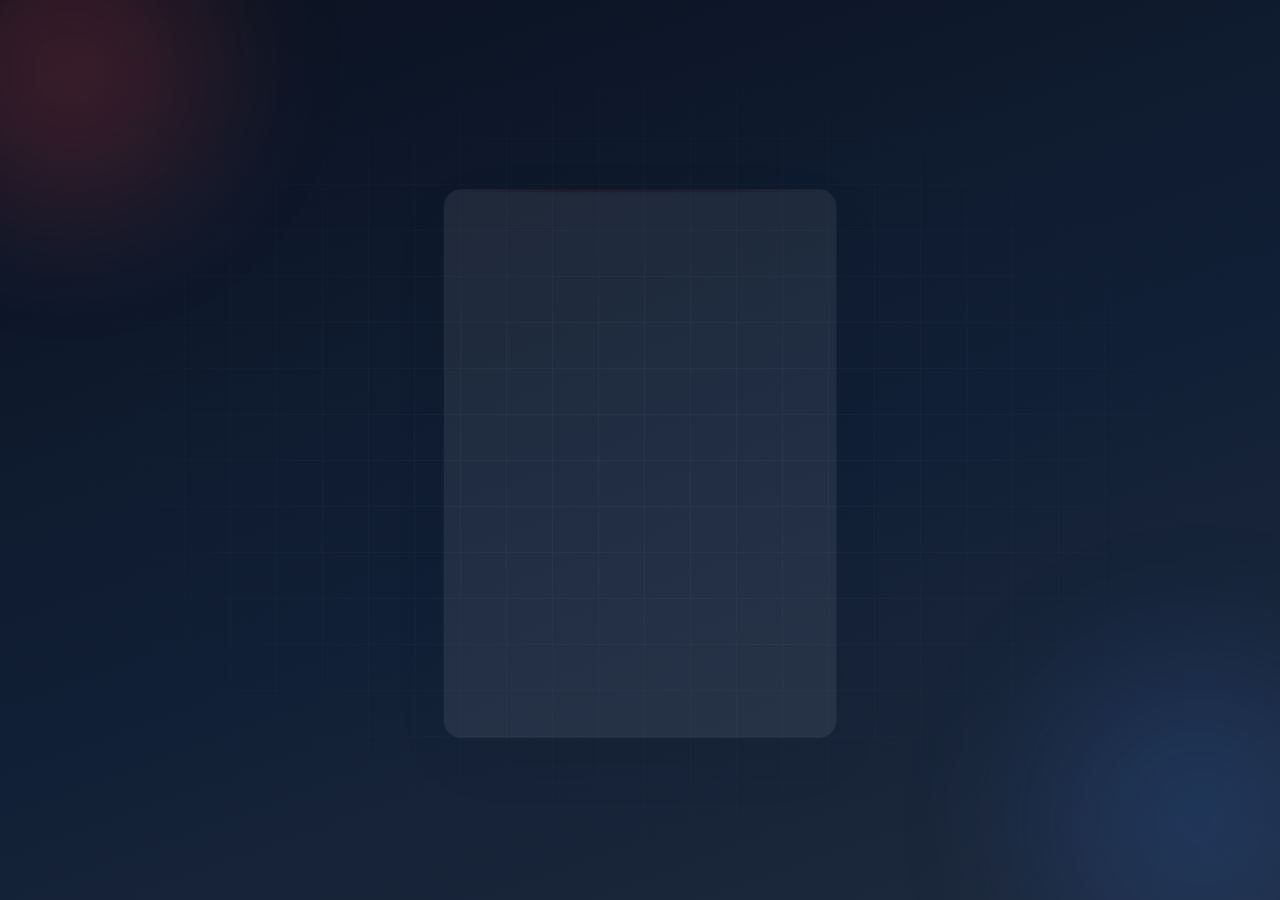
<file: index.html>
<!DOCTYPE html>
<html lang="en">
<head>
<meta charset="UTF-8">
<meta name="viewport" content="width=device-width,initial-scale=1.0,maximum-scale=1.0">
<script>document.documentElement.classList.add('auth-pending');</script>
<title>Outpost DMS — Depot Management</title>
<link rel="icon" type="image/png" href="assets/img/favicon.png">
<link rel="preload" href="assets/fonts/inter-latin.woff2" as="font" type="font/woff2" crossorigin>
<link rel="stylesheet" href="assets/fonts/inter.css?v=20260801">
<style>
*{box-sizing:border-box;margin:0;padding:0}
:root{
  --red:#E53E3E;--red-dark:#C53030;--red-glow:rgba(229,62,62,.12);--red-light:#FEE2E2;
  --black:#0F172A;--surface:#F9FAFB;--white:#FFFFFF;
  --gray:#64748B;--gray-mid:#94A3B8;--gray-light:#E2E8F0;--gray-dark:#1E293B;
  --gold:#D97706;--accent:#3B82F6;--green:#16A34A;--green-light:#DCFCE7;--amber:#D97706;--amber-light:#FEF3C7;
  --shadow:0 4px 6px rgba(15,23,42,.07),0 10px 24px rgba(15,23,42,.08);
  --shadow-lg:0 10px 30px rgba(13,23,42,.12),0 20px 50px rgba(15,23,42,.1);
  --gradient-primary:linear-gradient(135deg,#E53E3E 0%,#DC2626 100%);
  --gradient-dark:linear-gradient(165deg,#0B1220 0%,#111F36 52%,#1E293B 100%);
  --glow-red:0 0 0 1px rgba(229,62,62,.18),0 6px 18px rgba(229,62,62,.22);
  --glow-blue:0 0 0 1px rgba(59,130,246,.15),0 6px 18px rgba(59,130,246,.18);
  --r:8px;--rl:12px;--sb:240px;
  --transition:all 0.3s cubic-bezier(0.4,0,0.2,1);
}
html,body{height:100%;font-family:'Inter',system-ui,-apple-system,sans-serif;background:linear-gradient(135deg,#FFFFFF 0%,#F9FAFB 100%);color:var(--black);font-size:13.5px;letter-spacing:-0.3px}
.auth-pending .app{visibility:hidden}
.app{display:flex;min-height:100vh}

/* ── SIDEBAR ── */
.sidebar{width:var(--sb);background:var(--gradient-dark);display:flex;flex-direction:column;flex-shrink:0;position:fixed;top:0;left:0;height:100vh;z-index:100;overflow-y:auto;transform:translateX(-100%);transition:transform .3s;box-shadow:4px 0 20px rgba(15,23,42,.1)}
.sidebar.open{transform:translateX(0)}
.sidebar::before{content:'';position:absolute;top:-60px;left:-60px;width:220px;height:220px;background:radial-gradient(circle,rgba(229,62,62,.14) 0%,transparent 70%);pointer-events:none}
.sidebar::after{content:'';position:absolute;right:-90px;bottom:-90px;width:300px;height:300px;background:radial-gradient(circle,rgba(59,130,246,.12) 0%,transparent 70%);pointer-events:none}
.sidebar-logo{padding:1.2rem 1rem 1rem;border-bottom:1px solid rgba(255,255,255,.06)}
.logo-top{display:flex;align-items:center;gap:10px;margin-bottom:10px}
.logo-mark{width:36px;height:36px;border-radius:10px;display:flex;align-items:center;justify-content:center;flex-shrink:0;overflow:hidden;background:#fff;box-shadow:0 8px 16px rgba(229,62,62,.3);transition:var(--transition)}
.logo-mark img{width:100%;height:100%;object-fit:contain;display:block}
.logo-text{font-size:13px;font-weight:600;color:#fff}
.logo-sub{font-size:10px;color:rgba(255,255,255,.35);letter-spacing:.05em;text-transform:uppercase}
.user-card{background:rgba(255,255,255,.04);border:1px solid rgba(255,255,255,.07);border-radius:8px;padding:10px 12px;margin-top:2px}
.user-name{font-size:13px;font-weight:500;color:rgba(255,255,255,.9)}
.user-email{font-size:11px;color:rgba(255,255,255,.35);margin-top:1px}
.role-pill{display:inline-block;font-size:10px;padding:2px 8px;border-radius:20px;margin-top:6px;font-weight:600;letter-spacing:.03em}
.rp-admin{background:linear-gradient(90deg,var(--red),#FF4D4D);color:#fff}
.rp-manager{background:rgba(255,255,255,.1);color:rgba(255,255,255,.7);border:1px solid rgba(255,255,255,.15)}
.rp-user{background:rgba(201,168,76,.15);color:var(--gold);border:1px solid rgba(201,168,76,.2)}
.nav-section{font-size:9.5px;color:rgba(255,255,255,.22);padding:14px 1rem 5px;text-transform:uppercase;letter-spacing:.1em;font-weight:600}
.nav-section:first-child{padding-top:8px}
.nav-group{border-bottom:1px solid rgba(255,255,255,.04)}
.nav-group-header{width:100%;display:flex;align-items:center;justify-content:space-between;gap:8px;padding:11px 1rem;background:none;border:none;border-left:3px solid transparent;color:rgba(255,255,255,.5);font-size:11px;text-transform:uppercase;letter-spacing:.08em;font-weight:600;cursor:pointer;min-height:44px;font-family:inherit;transition:var(--transition)}
.nav-group-header:hover{background:rgba(255,255,255,.06);color:rgba(255,255,255,.9)}
.nav-group.open>.nav-group-header{background:linear-gradient(90deg,rgba(229,62,62,.16) 0%,rgba(229,62,62,.02) 65%,transparent 100%);color:rgba(255,255,255,.95);border-left-color:var(--red);text-shadow:0 0 14px rgba(229,62,62,.4)}
.nav-group-chevron{font-size:16px;line-height:1;opacity:.55;transition:transform .2s ease;transform:rotate(0deg)}
.nav-group.open>.nav-group-header .nav-group-chevron{transform:rotate(90deg);opacity:.9;color:var(--red)}
.nav-group-items{display:none;padding:2px 0 6px}
.nav-group.open>.nav-group-items{display:block}
.nav-group-items .nav-item{padding-left:1.4rem;min-height:40px;font-size:12px;margin:1px 0}
.nav-group-primary>.nav-group-header{letter-spacing:.1em}
.nav-group-primary>.nav-group-header::before{content:'';width:5px;height:5px;border-radius:50%;background:var(--red);box-shadow:0 0 8px rgba(229,62,62,.8);flex-shrink:0}
.nav-group-primary>.nav-group-header span:first-child{color:rgba(255,255,255,.75)}
.nav-group-primary.open>.nav-group-header span:first-child{color:#fff}
.page-section-label{font-size:10px;text-transform:uppercase;letter-spacing:.08em;color:var(--gray-mid);font-weight:600;margin:0 0 8px}
.page-section{margin-bottom:1.25rem}
.page-section:last-child{margin-bottom:0}
.nav-item{padding:10px 1rem;cursor:pointer;display:flex;align-items:center;gap:10px;font-size:12.5px;color:rgba(255,255,255,.6);transition:var(--transition);border-left:3px solid transparent;margin:2px 0;min-height:44px;font-weight:500}
.nav-item svg{width:16px;height:16px;flex-shrink:0;opacity:.8;transition:var(--transition)}
.nav-item-label{flex:1;min-width:0;overflow:hidden;text-overflow:ellipsis;white-space:nowrap}
.nav-item:hover{background:rgba(255,255,255,.07);color:rgba(255,255,255,.95);border-left-color:rgba(229,62,62,.35);transform:translateX(2px)}
.nav-item:hover svg{opacity:1}
.nav-item.active{background:linear-gradient(90deg,rgba(229,62,62,.32) 0%,rgba(229,62,62,.06) 55%,transparent 100%);color:#fff;border-left-color:var(--red);font-weight:600;box-shadow:inset 0 0 18px rgba(229,62,62,.1),0 2px 10px rgba(229,62,62,.08)}
.nav-item.active svg{opacity:1;filter:drop-shadow(0 0 5px rgba(229,62,62,.6))}
.nav-step{width:18px;height:18px;border-radius:50%;background:var(--gradient-primary);color:#fff;font-size:10px;font-weight:700;display:flex;align-items:center;justify-content:center;flex-shrink:0;box-shadow:0 2px 8px rgba(229,62,62,.35);letter-spacing:0;line-height:1}
.nav-item:not(.active) .nav-step{background:rgba(255,255,255,.12);color:rgba(255,255,255,.7);box-shadow:none}
.nav-item.active .nav-step{box-shadow:0 0 0 2px rgba(229,62,62,.25),0 2px 10px rgba(229,62,62,.5)}
.role-switcher{padding:.75rem;border-top:1px solid rgba(255,255,255,.06);margin-top:auto}
.rs-label{font-size:9.5px;color:rgba(255,255,255,.25);margin-bottom:6px;text-transform:uppercase;letter-spacing:.08em}
.role-btn{display:flex;align-items:center;width:100%;text-align:left;padding:8px 12px;border:1px solid rgba(255,255,255,.1);border-radius:var(--r);background:transparent;cursor:pointer;font-size:11.5px;color:rgba(255,255,255,.5);margin-bottom:4px;transition:var(--transition);font-family:inherit;min-height:40px;font-weight:500}
.role-btn:hover{background:rgba(255,255,255,.08);color:rgba(255,255,255,.9);border-color:rgba(255,255,255,.2)}
.role-btn.active{background:linear-gradient(90deg,rgba(229,62,62,.2) 0%,transparent 100%);color:#fff;border-color:rgba(229,62,62,.4);font-weight:600}

/* ── MAIN ── */
.main{flex:1;margin-left:0;display:flex;flex-direction:column;min-height:100vh;min-width:0}
.topbar{background:rgba(255,255,255,.92);backdrop-filter:blur(12px);border-bottom:1px solid rgba(226,232,240,.5);padding:.9rem 1.8rem;display:flex;align-items:center;justify-content:space-between;position:sticky;top:0;z-index:50;gap:10px;flex-wrap:wrap;box-shadow:0 2px 8px rgba(15,23,42,.04)}
.topbar-left{display:flex;align-items:center;gap:10px;min-width:0}
.menu-btn{display:flex;background:none;border:1px solid var(--gray-light);border-radius:7px;padding:8px 10px;cursor:pointer;flex-shrink:0;min-height:44px;min-width:44px;align-items:center;justify-content:center;transition:var(--transition)}
.menu-btn:hover,.menu-btn[aria-expanded="true"]{background:var(--gray-dark);border-color:var(--gray-dark);color:#fff}
.topbar-title{font-size:15px;font-weight:600;white-space:nowrap;overflow:hidden;text-overflow:ellipsis}
.topbar-right{display:flex;gap:8px;align-items:center;flex-shrink:0;flex-wrap:wrap}
.tb-chip{display:inline-flex;align-items:center;padding:5px 10px;border-radius:20px;font-size:11.5px;background:var(--surface);border:1px solid var(--gray-light);color:var(--gray);font-weight:500;white-space:nowrap}
.notif-btn{width:44px;height:44px;border-radius:var(--r);background:var(--surface);border:1px solid var(--gray-light);display:flex;align-items:center;justify-content:center;cursor:pointer;position:relative;transition:var(--transition);flex-shrink:0;box-shadow:0 2px 4px rgba(15,23,42,.04)}
.notif-btn:hover{background:#E2E8F0;border-color:var(--gray-mid)}
.notif-dot{width:7px;height:7px;background:var(--red);border-radius:50%;position:absolute;top:6px;right:6px;border:1.5px solid white}
.content{padding:1.5rem;flex:1}
.page{display:none}.page.active{display:block}

/* ── CARDS & LAYOUT ── */
.card{position:relative;background:var(--white);border:1px solid rgba(226,232,240,.5);border-radius:var(--rl);padding:1.4rem;margin-bottom:1rem;box-shadow:var(--shadow);transition:var(--transition)}
.card::before{content:'';position:absolute;top:0;left:1px;right:1px;height:3px;border-radius:var(--rl) var(--rl) 0 0;background:linear-gradient(90deg,var(--red) 0%,rgba(229,62,62,0) 100%);opacity:0;transition:opacity .25s ease;pointer-events:none}
.card:hover{box-shadow:var(--shadow-lg);border-color:var(--gray-light)}
.card:hover::before{opacity:.5}
.card-header{display:flex;align-items:center;justify-content:space-between;margin-bottom:.9rem;flex-wrap:wrap;gap:8px}
.card-title{font-size:14px;font-weight:700;color:var(--black);letter-spacing:-0.2px}
.two-col{display:grid;grid-template-columns:1fr 1fr;gap:1rem}
.three-col{display:grid;grid-template-columns:1fr 1fr 1fr;gap:1rem}

/* ── METRICS ── */
.metric-grid{display:grid;grid-template-columns:repeat(6,minmax(140px,1fr));gap:10px;margin-bottom:1.25rem}
.metric-card{background:var(--white);border:1px solid var(--gray-light);border-radius:var(--rl);padding:1rem 1.1rem;box-shadow:var(--shadow);position:relative;overflow:visible;min-width:0}
.metric-card.hi{background:linear-gradient(135deg,var(--red),#C41E1E);border-color:var(--red);box-shadow:0 4px 20px rgba(212,43,43,.3)}
.metric-card.hi .metric-label,.metric-card.hi .metric-value,.metric-card.hi .metric-sub{color:#fff}
.metric-label{font-size:10px;color:var(--gray-mid);margin-bottom:4px;text-transform:uppercase;letter-spacing:.05em;font-weight:600}
.metric-value{font-size:clamp(14px,2.1vw,22px);font-weight:700;line-height:1.15;letter-spacing:-.02em;font-variant-numeric:tabular-nums;white-space:nowrap;overflow:visible;word-break:keep-all;max-width:100%}
.metric-sub{font-size:11px;color:var(--gray-mid);margin-top:3px}
.metric-trend{font-size:11px;font-weight:600;margin-top:3px}
.trend-up{color:#16a34a}.trend-dn{color:var(--red)}
.rdc-duty-grid{display:grid;grid-template-columns:repeat(3,1fr);gap:10px;margin-bottom:1rem}
.rdc-duty-card{background:var(--white);border:1px solid var(--gray-light);border-radius:var(--rl);padding:1rem;box-shadow:var(--shadow);cursor:pointer;transition:var(--transition);min-height:118px;display:flex;flex-direction:column;gap:6px}
.rdc-duty-card:hover{border-color:var(--red);box-shadow:var(--shadow-lg);transform:translateY(-2px)}
.rdc-duty-card.hi{border-color:var(--red);background:linear-gradient(135deg,#fff 0%,#fff5f5 100%)}
.rdc-duty-top{display:flex;align-items:flex-start;justify-content:space-between;gap:8px}
.rdc-duty-title{font-size:11px;font-weight:700;text-transform:uppercase;letter-spacing:.05em;color:var(--gray-mid)}
.rdc-duty-value{font-size:14px;font-weight:700;color:var(--black);line-height:1.35}
.rdc-duty-sub{font-size:11px;color:var(--gray);line-height:1.45;margin-top:auto}
.rdc-priority-row{display:flex;align-items:flex-start;gap:10px;padding:10px 0;border-bottom:1px solid rgba(0,0,0,.05)}
.rdc-priority-row:last-child{border-bottom:none}
.rdc-priority-dot{width:10px;height:10px;border-radius:50%;margin-top:4px;flex-shrink:0;background:var(--gray-light)}
.rdc-priority-dot.done{background:#16a34a}.rdc-priority-dot.warn{background:var(--gold)}.rdc-priority-dot.alert{background:var(--red)}
.rdc-bal-toolbar{display:flex;flex-wrap:wrap;gap:8px;align-items:center;margin-bottom:1rem}
.rdc-bal-toolbar .chip{margin:0}
.rdc-bal-steps{display:flex;gap:8px;margin-bottom:1rem}
.rdc-bal-step{flex:1;text-align:center;padding:10px 8px;border-radius:var(--rl);font-size:11px;font-weight:700;background:var(--white);border:1px solid var(--gray-light);color:var(--gray-mid);cursor:pointer;transition:var(--transition)}
.rdc-bal-step:hover{border-color:var(--red)}
.rdc-bal-step.done{background:#f0fdf4;border-color:#86efac;color:#166534}
.rdc-bal-step.active{border-color:var(--red);color:var(--black);box-shadow:0 0 0 2px var(--red-glow)}
.rdc-bal-sticky{position:sticky;bottom:0;z-index:20;margin-top:1rem;padding:12px 14px;background:rgba(255,255,255,.95);border:1px solid var(--gray-light);border-radius:var(--rl);box-shadow:0 -4px 20px rgba(15,23,42,.08);display:flex;flex-wrap:wrap;gap:8px;align-items:center;justify-content:flex-end;backdrop-filter:blur(8px)}
.cash-var{font-size:12px;font-weight:700}
.cash-var.ok{color:#166534}
.cash-var.warn{color:var(--red)}
.rdc-section{margin-bottom:1rem;border:1px solid var(--gray-light);border-radius:var(--rl);background:var(--white);box-shadow:var(--shadow)}
.rdc-section>summary{cursor:pointer;padding:12px 14px;font-size:13px;font-weight:700;list-style:none;display:flex;align-items:center;justify-content:space-between;gap:8px}
.rdc-section>summary::-webkit-details-marker{display:none}
.rdc-section>summary::after{content:'›';font-size:16px;color:var(--gray-mid);transition:transform .2s}
.rdc-section[open]>summary::after{transform:rotate(90deg)}
.rdc-section-body{padding:0 14px 14px}
.rdc-hub-steps{display:grid;grid-template-columns:repeat(4,1fr);gap:8px;margin-bottom:1rem}
.rdc-hub-step{background:var(--white);border:1px solid var(--gray-light);border-radius:var(--rl);padding:12px;cursor:pointer;text-align:center;transition:var(--transition)}
.rdc-hub-step:hover{border-color:var(--red)}
.rdc-hub-step.done{border-color:#86efac;background:#f0fdf4}
.rdc-hub-step.active{border-color:var(--red);box-shadow:0 0 0 2px var(--red-glow)}
.rdc-hub-step-num{font-size:10px;font-weight:700;color:var(--gray-mid);text-transform:uppercase;letter-spacing:.06em}
.rdc-hub-step-label{font-size:13px;font-weight:700;margin-top:4px}
.rdc-hub-hero{display:flex;flex-wrap:wrap;gap:12px;align-items:flex-end;justify-content:space-between;margin-bottom:1rem}
.rdc-hub-greeting{font-size:20px;font-weight:700;letter-spacing:-.02em}
.rdc-hub-date{font-size:13px;color:var(--gray-mid);margin-top:2px}
.rdc-hub-hero-right{display:flex;gap:8px;align-items:center;flex-wrap:wrap}
.rdc-hub-progress{display:grid;grid-template-columns:repeat(5,1fr);gap:4px;margin-bottom:1rem}
.rdc-hub-progress-seg{height:6px;border-radius:99px;background:var(--gray-light);overflow:hidden;position:relative}
.rdc-hub-progress-seg span{position:absolute;inset:0;font-size:0}
.rdc-hub-progress-seg.done{background:#22c55e}
.rdc-hub-progress-seg.active{background:linear-gradient(90deg,#22c55e 50%,var(--red) 50%)}
.rdc-hub-primary{margin-bottom:1rem;padding:14px 16px;border-radius:var(--rl);border:1px solid var(--gray-light);background:var(--white);display:flex;flex-wrap:wrap;gap:12px;align-items:center;justify-content:space-between;box-shadow:var(--shadow)}
.rdc-hub-primary.done{border-color:#86efac;background:#f0fdf4}
.rdc-hub-primary-text{flex:1;min-width:180px}
.rdc-hub-primary-title{font-size:14px;font-weight:700}
.rdc-hub-primary-sub{font-size:12px;color:var(--gray-mid);margin-top:2px}
.rdc-hub-primary .btn.btn-red{padding:12px 22px;font-size:14px;font-weight:700}
.rdc-wizard-head{margin-bottom:1rem;padding:12px 14px;background:var(--white);border:1px solid var(--gray-light);border-radius:var(--rl)}
.rdc-wizard-title{font-size:15px;font-weight:700}
.rdc-wizard-sub{font-size:12px;color:var(--gray-mid);margin-top:4px}
.rdc-hub-checklist{list-style:none;margin:0 0 1rem;padding:0}
.rdc-hub-check-item{display:flex;align-items:center;gap:12px;padding:12px 14px;background:var(--white);border:1px solid var(--gray-light);border-radius:var(--rl);margin-bottom:8px;transition:var(--transition)}
.rdc-hub-check-item[role=button]{cursor:pointer}
.rdc-hub-check-item[role=button]:hover{border-color:var(--red)}
.rdc-hub-check-item.done{border-color:#86efac;background:#f0fdf4}
.rdc-hub-check-item.active{border-color:var(--red);box-shadow:0 0 0 2px var(--red-glow)}
.rdc-hub-check-num{width:28px;height:28px;border-radius:50%;display:flex;align-items:center;justify-content:center;font-size:12px;font-weight:700;background:var(--gray-light);flex-shrink:0;color:var(--gray-mid)}
.rdc-hub-check-item.done .rdc-hub-check-num{background:#22c55e;color:#fff}
.rdc-hub-check-item.active .rdc-hub-check-num{background:var(--red);color:#fff}
.rdc-hub-cash-nudge{display:flex;flex-wrap:wrap;gap:12px;align-items:center;justify-content:space-between;margin-bottom:1rem;padding:12px 14px;border-radius:var(--rl);border:1px solid #fcd34d;background:#fffbeb}
.rdc-hub-depot-nudge{border-color:#fdba74;background:#fff7ed}
.rdc-hub-month-end{margin-bottom:1rem;padding:12px 14px;border-radius:var(--rl);border:1px solid var(--gray-light);background:var(--white);display:flex;flex-wrap:wrap;gap:12px;align-items:center;justify-content:space-between}
.rdc-hub-pack-view{margin:0 0 1rem;padding:0;list-style:none}
.rdc-hub-pack-view .btn{width:100%}
.rdc-finish-today{margin-bottom:1rem;padding:16px;border-radius:var(--rl);border:1px solid #86efac;background:#f0fdf4}
.rdc-hub-cash-nudge-text{flex:1;min-width:180px;font-size:13px}
.rdc-hub-cash-nudge-text strong{display:block;font-size:14px;margin-bottom:2px}
.metric-card.rdc-variance-ok{border-color:#86efac;background:#f0fdf4}
.metric-card.rdc-variance-ok .metric-value{color:#166534}
.metric-card.rdc-variance-warn{border-color:#fca5a5;background:#fff5f5}
.metric-card.rdc-variance-warn .metric-value{color:var(--red)}
tr.rdc-hub-today td{background:rgba(229,62,62,.04);font-weight:600}
@media(max-width:640px){.rdc-hub-steps{grid-template-columns:repeat(2,1fr)}}
@media(max-width:768px){.rdc-duty-grid{grid-template-columns:repeat(2,1fr)}}
@media(max-width:480px){.rdc-duty-grid{grid-template-columns:1fr}}

/* ── TABLE ── */
.tbl-wrap{overflow-x:auto;-webkit-overflow-scrolling:touch}
table{width:100%;border-collapse:collapse;font-size:13px;min-width:500px}
th{text-align:left;padding:7px 10px;font-weight:600;font-size:10.5px;color:var(--gray-mid);border-bottom:1.5px solid var(--gray-light);text-transform:uppercase;letter-spacing:.05em;white-space:nowrap}
td{padding:9px 10px;border-bottom:1px solid rgba(0,0,0,.04);vertical-align:middle}
tr:last-child td{border-bottom:none}
tr:hover td{background:rgba(0,0,0,.012)}

/* ── BADGES ── */
.badge{display:inline-flex;align-items:center;font-size:11px;padding:4px 10px;border-radius:20px;font-weight:600;white-space:nowrap;transition:var(--transition)}
.bs{background:#DCFCE7;color:#166534;font-weight:600}.bw{background:#FEF3C7;color:#92400E;font-weight:600}.bd{background:#FEE2E2;color:#991B1B;font-weight:600}.bi{background:#DBEAFE;color:#1E40AF;font-weight:600}.bg{background:#F3F4F6;color:#374151;font-weight:600}.br{background:var(--gradient-primary);color:#fff;box-shadow:0 4px 12px rgba(229,62,62,.3)}.bgold{background:rgba(217,119,6,.12);color:var(--gold);border:1px solid rgba(217,119,6,.2);font-weight:600}
.b-truck{background:#e0f2fe;color:#0369a1}.b-tuk{background:#fdf4ff;color:#7e22ce}

/* ── ALERTS ── */
.alert{padding:12px 16px;border-radius:var(--r);margin-bottom:1rem;font-size:13px;display:flex;align-items:flex-start;gap:12px;line-height:1.6;border:1px solid;transition:var(--transition)}
.notif-list{display:flex;flex-direction:column}
.notif-row{display:flex;align-items:flex-start;gap:10px;padding:11px 4px;border-bottom:1px solid var(--gray-light);border-left:3px solid transparent;cursor:pointer;transition:var(--transition)}
.notif-row:hover{background:var(--surface);padding-left:8px}
.notif-row:last-child{border-bottom:none}
.notif-row.unread{border-left-color:var(--red)}
.notif-dot{width:8px;height:8px;border-radius:50%;background:var(--red);margin-top:7px;flex-shrink:0;box-shadow:0 0 0 3px var(--red-glow)}
.notif-row:not(.unread) .notif-dot{background:var(--gray-light);box-shadow:none}
.notif-main{flex:1;min-width:0}
.notif-meta{display:flex;justify-content:space-between;align-items:baseline;gap:8px}
.notif-sender{font-size:12px;font-weight:600;color:var(--gray-dark)}
.notif-time{font-size:11px;color:var(--gray-mid);white-space:nowrap}
.notif-title{font-size:13px;font-weight:700;color:var(--black);margin-top:1px}
.notif-row:not(.unread) .notif-title{font-weight:600}
.notif-body{font-size:12.5px;color:var(--gray);margin-top:1px;line-height:1.5;display:-webkit-box;-webkit-line-clamp:2;-webkit-box-orient:vertical;overflow:hidden}
.notif-sev{display:inline-block;font-size:9px;font-weight:700;letter-spacing:.06em;text-transform:uppercase;padding:1px 6px;border-radius:20px;margin-left:6px;vertical-align:2px}
.sev-warning{background:rgba(217,119,6,.12);color:var(--gold)}
.sev-danger{background:var(--red-light);color:var(--red-dark)}
.cal-cell{min-height:62px;border-radius:10px;padding:8px 4px;text-align:center;cursor:pointer;font-family:inherit;transition:var(--transition)}
.cal-cell.none{background:#fff;border:1px solid rgba(15,23,42,.08)}
.cal-cell:disabled{cursor:default}
.cal-cell.ok{background:#F0FDF4;border:1px solid #16A34A}
.cal-cell.bad{background:#FEF2F2;border:1px solid #E53E3E}
.cal-cell.active{box-shadow:0 0 0 2px #fff,0 0 0 3px rgba(15,23,42,.45)}
.cal-day{font-weight:700;color:var(--black)}
.cal-tick{display:inline-flex;align-items:center;justify-content:center;width:22px;height:22px;border-radius:50%;font-size:13px;font-weight:700;color:#fff;line-height:1;margin-top:6px;flex-shrink:0}
.cal-tick.ok{background:#16A34A}
.cal-tick.bad{background:#E53E3E}
.cal-tick.flat{margin-top:0;width:18px;height:18px;font-size:11px;vertical-align:middle}
.cal-legend{display:flex;align-items:center;gap:16px;flex-wrap:wrap;margin:-0.5rem 0 1rem;font-size:11.5px;color:var(--gray)}
.cal-legend .cal-tick{margin-top:0;width:16px;height:16px;font-size:10px}
.rdc-datepicker{position:relative}
.rdc-date-btn{min-height:36px;width:auto;cursor:pointer;text-align:left}
.rdc-date-btn.btn-active{border-color:var(--gray);box-shadow:0 0 0 2px rgba(15,23,42,.12)}
.rdc-date-pop{position:absolute;top:calc(100% + 6px);left:0;z-index:60;width:330px;background:#fff;border:1px solid rgba(15,23,42,.1);border-radius:14px;box-shadow:0 14px 40px rgba(15,23,42,.16);padding:.9rem}
.rdc-date-nav{display:flex;gap:8px;align-items:center;margin-bottom:.7rem}
.a-danger{background:#FEE2E2;color:#7F1D1D;border-color:#FCA5A5;box-shadow:0 4px 12px rgba(229,62,62,.08)}
.a-warning{background:#FFFBEB;color:#78350F;border-color:#FCD34D;box-shadow:0 4px 12px rgba(217,119,6,.08)}
.a-info{background:#EFF6FF;color:#1E3A5F;border-color:#93C5FD;box-shadow:0 4px 12px rgba(59,130,246,.08)}
.a-success{background:#F0FDF4;color:#14532D;border-color:#86EFAC;box-shadow:0 4px 12px rgba(34,197,94,.08)}

/* ── BUTTONS ── */
.btn{display:inline-flex;align-items:center;gap:6px;padding:9px 16px;border:none;border-radius:var(--r);background:var(--white);cursor:pointer;font-size:12.5px;color:var(--black);transition:var(--transition);font-family:inherit;font-weight:600;white-space:nowrap;min-height:44px;border:1px solid var(--gray-light);box-shadow:0 2px 4px rgba(15,23,42,.04)}
.btn:hover{background:var(--surface);border-color:var(--gray);box-shadow:0 4px 12px rgba(15,23,42,.08);transform:translateY(-1px)}
.btn:active{transform:translateY(0)}
.btn-red{background:var(--gradient-primary);color:#fff;border-color:var(--red);box-shadow:0 4px 12px rgba(229,62,62,.25)}
.btn-red:hover{box-shadow:0 8px 20px rgba(229,62,62,.35);transform:translateY(-2px)}
.btn-black{background:var(--black);color:#fff;border-color:var(--black)}
.btn-sm{padding:6px 12px;font-size:11.5px;min-height:36px}
.btn-full{width:100%;justify-content:center;padding:11px;font-size:14px;font-weight:600}
.btn-group{display:flex;gap:8px;flex-wrap:wrap;margin-bottom:1rem}

/* ── FORM ── */
.input,.select-inp,.textarea-inp{padding:10px 12px;border:1.5px solid var(--gray-light);border-radius:var(--r);background:var(--white);color:var(--black);font-size:13px;width:100%;font-family:inherit;transition:var(--transition);min-height:44px;box-shadow:inset 0 1px 2px rgba(15,23,42,.03)}
.input:hover,.select-inp:hover,.textarea-inp:hover{border-color:var(--gray-mid)}
.input:focus,.select-inp:focus,.textarea-inp:focus{outline:none;border-color:var(--red);box-shadow:0 0 0 4px var(--red-light),inset 0 1px 2px rgba(15,23,42,.03)}
.textarea-inp{resize:vertical;min-height:70px}
.form-row{display:grid;grid-template-columns:1fr 1fr;gap:10px;margin-bottom:10px}
.form-group{display:flex;flex-direction:column;gap:5px;margin-bottom:1rem}
.form-group label{font-size:12px;color:var(--black);font-weight:700;letter-spacing:-0.1px;text-transform:capitalize}
.form-section{font-size:11px;font-weight:700;text-transform:uppercase;letter-spacing:.06em;color:var(--gray-mid);margin:14px 0 8px;padding-bottom:4px;border-bottom:1px solid var(--gray-light)}

/* ── STOCK BOOK ── */
.stock-book-card{padding:0;overflow:hidden}
.stock-book-head{padding:16px 18px;border-bottom:1px solid var(--gray-light);background:linear-gradient(180deg,#fff 0%,#f8fafc 100%)}
.stock-book-title{font-size:16px;font-weight:800;letter-spacing:.02em;text-transform:uppercase}
.stock-book-sub{font-size:12px;color:var(--gray-mid);margin-top:4px}
.stock-book-meta{display:grid;grid-template-columns:repeat(3,1fr);gap:10px;margin-top:12px}
.stock-book-meta-item{border:1px solid var(--gray-light);border-radius:10px;padding:10px 12px;background:#fff}
.stock-book-meta-label{font-size:10px;font-weight:700;letter-spacing:.06em;text-transform:uppercase;color:var(--gray-mid);margin-bottom:4px}
.stock-book-meta-value{font-size:12px;font-weight:600;color:var(--black);line-height:1.4}
.stock-book-wrap{padding:14px 18px 18px}
.stock-book-table{min-width:860px}
.stock-book-table th{text-align:center}
.stock-book-table th:nth-child(1),.stock-book-table th:nth-child(2),
.stock-book-table td:nth-child(1),.stock-book-table td:nth-child(2){text-align:left}
.stock-book-table td{text-align:center}
.stock-book-table .cat-row td{background:#f8fafc;font-weight:800;text-transform:uppercase;letter-spacing:.05em;color:var(--gray);text-align:left}
.stock-book-table .stock-book-total td{background:#eef2f7;border-top:1px solid #d8dee8;text-align:center}
.stock-book-table .stock-book-total .stock-book-total-label{text-align:left}
.stock-book-table .stock-book-grand-total td{background:#dde5ee}

/* Warehouse stock overview — roomy rows + brand groups */
.wh-stock-table{font-size:13px}
.wh-stock-table th{padding:10px 12px;font-size:11px}
.wh-stock-table td{padding:12px 12px;border-bottom:1px solid rgba(0,0,0,.07)}
.wh-stock-table .wh-stock-cat td{background:#edf2f7;padding:10px 12px;font-size:11px;font-weight:800;text-transform:uppercase;letter-spacing:.06em;color:var(--gray-dark);border-bottom:1px solid #d8dee8;border-top:2px solid #d8dee8}
.wh-stock-table .wh-stock-name{font-weight:600;color:var(--black);letter-spacing:.01em}
.wh-stock-table .wh-stock-sku{color:var(--gray-mid);font-size:12px}
.wh-stock-table tr.wh-stock-exp td{background:#FFFBEB}
.wh-stock-table tbody tr:not(.wh-stock-cat):hover td{background:rgba(26,54,93,.04)}
.stock-book-table .num-col{width:48px}
.stock-book-table .qty-col{width:120px}
.stock-book-purchase{display:inline-flex;align-items:center;justify-content:center;min-width:64px;min-height:38px;padding:7px 10px;background:#eef2f7;border:1.5px dashed #c5cdd8;border-radius:8px;font-weight:700;color:var(--black);cursor:default;user-select:none;pointer-events:none}
.stock-book-purchase.is-zero{color:var(--gray-mid);font-weight:600}
.stock-book-th-locked{line-height:1.25}
.stock-book-th-locked small{display:block;margin-top:2px;font-size:9px;font-weight:600;letter-spacing:.02em;text-transform:none;color:var(--gray-mid)}
.occd-board-locked{opacity:.98}
.occd-board-locked .occd-tbl{pointer-events:none}
.occd-lock-banner{border-color:#cbd5e0}
.stock-book-input{width:86px;min-height:38px;padding:7px 8px;text-align:center;border:1.5px solid var(--gray-light);border-radius:8px;font:inherit}
.stock-book-input:focus{outline:none;border-color:var(--red);box-shadow:0 0 0 3px var(--red-light)}
.stock-book-input[disabled]{background:#f8fafc;color:var(--gray-mid);cursor:not-allowed}
@media(max-width:768px){.stock-book-meta{grid-template-columns:1fr}}

/* ── OCCD DAILY BOARDS ── */
.occd-toolbar{display:flex;align-items:center;justify-content:space-between;flex-wrap:wrap;gap:10px;margin-bottom:1rem;padding:12px 14px;background:var(--white);border:1px solid var(--gray-light);border-radius:var(--rl);box-shadow:var(--shadow)}
.occd-toolbar-left{display:flex;align-items:center;gap:10px;flex-wrap:wrap}
.occd-board-wrap{margin-bottom:1rem}
.occd-board-card{padding:0;overflow:hidden}
.occd-board-card .card-header{padding:1rem 1.2rem 0;margin-bottom:0}
.occd-board-banner{background:linear-gradient(135deg,#1a365d,#2c5282);color:#fff;padding:12px 16px;margin:0}
.occd-board-title{font-size:15px;font-weight:800;letter-spacing:.04em;text-align:center;margin-bottom:8px}
.occd-board-meta{display:flex;flex-wrap:wrap;gap:12px 20px;font-size:11px;justify-content:center}
.occd-board-meta .occd-txt-inp,.occd-board-meta .occd-readonly-val{background:rgba(255,255,255,.15);border:1px solid rgba(255,255,255,.25);color:#fff;min-height:28px;padding:2px 8px;border-radius:4px;font-size:11px;min-width:140px}
.occd-tbl table{min-width:720px;font-size:12px}
.occd-tbl th{font-size:9.5px;padding:6px 8px}
.occd-tbl td{padding:5px 8px}
.occd-cat-row td{background:#edf2f7;font-size:11px;text-transform:uppercase;letter-spacing:.05em}
.cadet-cat-row td,.rdc-cat-row td{background:#edf2f7;font-size:11px;text-transform:uppercase;letter-spacing:.05em;color:var(--gray-dark);font-weight:700}
.rdc-cat-row td{background:#edf2f7;font-size:11px;text-transform:uppercase;letter-spacing:.05em;color:var(--gray-dark);font-weight:700}
.dispatch-out td{opacity:.55}
.occd-total-row td{background:#f7fafc;font-weight:700}
.occd-grand-row td{background:#e2e8f0;font-weight:800}
.occd-inv-table .occd-calc{text-align:right;font-variant-numeric:tabular-nums;padding-right:14px}
.occd-inv-table .occd-num-col,.occd-dash-table .occd-num-col{text-align:right}
.occd-inv-table .occd-num-col .occd-num-inp,
.occd-dash-table .occd-num-col .occd-num-inp{width:100%;max-width:96px;margin-left:auto;display:block}
.occd-inv-table th.occd-num-col small,.occd-dash-table th.occd-num-col small{display:block;font-weight:600;text-transform:none;letter-spacing:0;color:var(--gray-mid);font-size:9px}
.occd-num-cell{display:inline-block;min-width:2.5rem;text-align:right;font-variant-numeric:tabular-nums}
.right{text-align:right;font-variant-numeric:tabular-nums}
.occd-inv-table .occd-total-row td:first-child,
.occd-inv-table .occd-grand-row td:first-child{letter-spacing:.04em;text-transform:uppercase;font-size:11px}
.occd-inv-table .occd-total-note{color:var(--gray-mid);font-weight:500;text-align:center}
.occd-inv-table .occd-cat-row td{border-top:2px solid #d8dee8}
.occd-inv-table .occd-total-row td{border-top:1px solid #d8dee8}
.occd-inv-table .occd-grand-row td{border-top:2px solid #94a3b8}
.occd-dash-table .occd-calc{text-align:right;font-variant-numeric:tabular-nums}
.occd-num-inp{width:72px;min-height:32px;padding:4px 6px;border:1px solid var(--gray-light);border-radius:5px;font-size:12px;text-align:right;font-family:inherit}
.occd-txt-inp{width:100%;min-height:32px;padding:4px 8px;border:1px solid var(--gray-light);border-radius:5px;font-size:12px;font-family:inherit}
.occd-readonly-val{display:inline-block;min-width:48px;text-align:right}
.occd-calc{text-align:right;font-weight:600;font-variant-numeric:tabular-nums}
.occd-panels{padding:0 1rem 1rem}
.occd-panel{border:1px solid var(--gray-light);border-radius:var(--r);margin-bottom:10px;overflow:hidden}
.occd-panel summary{padding:10px 12px;font-weight:700;font-size:12px;cursor:pointer;background:var(--surface);list-style:none}
.occd-panel summary::-webkit-details-marker{display:none}
.occd-panel[open] summary{border-bottom:1px solid var(--gray-light)}
.occd-panel .tbl-wrap{padding:8px}
.occd-subpanel{margin-bottom:12px}
.occd-subtitle{font-size:11px;font-weight:700;text-transform:uppercase;color:var(--gray);margin:8px 0 6px}
.occd-board-actions{display:flex;gap:8px;flex-wrap:wrap;padding:12px 1rem 1rem;border-top:1px solid var(--gray-light)}
.occd-module-tabs{display:flex;gap:6px;margin-bottom:1rem;flex-wrap:wrap}
.occd-module-tab{padding:9px 16px;border:1px solid var(--gray-light);border-radius:var(--r);background:var(--white);cursor:pointer;font-size:12.5px;font-weight:600;font-family:inherit;color:var(--gray);transition:var(--transition)}
.occd-module-tab:hover{border-color:var(--gray-mid);color:var(--black)}
.occd-module-tab.active{background:linear-gradient(135deg,#1a365d,#2c5282);color:#fff;border-color:#1a365d;box-shadow:0 2px 8px rgba(26,54,93,.25)}
.occd-tab-panel{display:none}
.occd-tab-panel.active{display:block}

/* ── FLEET MAP ── */
.fleet-map-layout{display:grid;grid-template-columns:1fr 300px;gap:1rem;min-height:520px}
.fleet-map-canvas{height:520px;border-radius:var(--rl);border:1px solid var(--gray-light);z-index:1}
.fleet-map-sidebar{display:flex;flex-direction:column;gap:8px;max-height:520px;overflow-y:auto}
.fleet-card{background:var(--white);border:1px solid var(--gray-light);border-radius:var(--r);padding:10px 12px;cursor:pointer;transition:var(--transition)}
.fleet-card:hover{border-color:var(--red);box-shadow:var(--shadow)}
.fleet-card-top{display:flex;justify-content:space-between;align-items:center;margin-bottom:6px}
.fleet-card-plate{font-weight:700;font-size:13px;padding-left:8px}
.fleet-card-meta{font-size:12px;color:var(--gray);line-height:1.5}
.fleet-pin{width:36px;height:36px;border-radius:50%;background:#fff;border:3px solid;display:flex;align-items:center;justify-content:center;font-size:18px;box-shadow:0 2px 8px rgba(0,0,0,.2)}
.fleet-stop{width:22px;height:22px;border-radius:50%;background:#fff;border:2px solid var(--gray);font-size:10px;font-weight:700;display:flex;align-items:center;justify-content:center;color:var(--gray-dark)}
.fleet-depot{font-size:20px;filter:drop-shadow(0 1px 2px rgba(0,0,0,.3))}
.fleet-map-marker,.fleet-stop-marker,.fleet-depot-marker{background:transparent;border:none}
@media(max-width:900px){.fleet-map-layout{grid-template-columns:1fr}.fleet-map-canvas{height:360px}.fleet-map-sidebar{max-height:none}}

/* ── REPORT EXCHANGE ── */
.rx-chain{display:flex;align-items:stretch;flex-wrap:wrap;gap:8px;margin-bottom:1.25rem;padding:14px;background:var(--white);border:1px solid var(--gray-light);border-radius:var(--rl);box-shadow:var(--shadow)}
.rx-step{flex:1;min-width:140px;padding:10px 12px;border-radius:var(--r);background:var(--surface);border:1px solid var(--gray-light)}
.rx-step.active{border-color:var(--red);background:#FFF7F7;box-shadow:0 0 0 1px rgba(229,62,62,.15)}
.rx-step-label{font-weight:700;font-size:12px;margin-bottom:4px}
.rx-step-to{font-size:11px;color:var(--gray-mid)}
.rx-arrow{align-self:center;color:var(--gray-mid);font-size:18px;font-weight:300;padding:0 4px}

/* ── PROGRESS ── */
.progress-bar{height:5px;background:var(--gray-light);border-radius:3px;overflow:hidden;margin-top:3px}
.progress-fill{height:100%;border-radius:3px}
.p-red{background:linear-gradient(90deg,#D42B2B,#FF6B6B)}
.p-amber{background:linear-gradient(90deg,#D97706,#FBBF24)}
.p-green{background:linear-gradient(90deg,#16a34a,#4ade80)}

/* ── MODAL ── */
.modal-overlay{position:fixed;inset:0;background:rgba(0,0,0,.55);display:none;align-items:flex-end;justify-content:center;z-index:300;backdrop-filter:blur(3px)}
.modal-overlay.open{display:flex}
.modal{background:var(--white);border-radius:16px 16px 0 0;padding:1.6rem;width:100%;max-width:540px;max-height:92vh;overflow-y:auto;box-shadow:0 -20px 60px rgba(15,23,42,.2);backdrop-filter:blur(12px)}
@media(min-width:600px){.modal-overlay{align-items:center}.modal{border-radius:16px;max-height:88vh}}
.modal-handle{width:44px;height:4px;background:linear-gradient(90deg,transparent 0%,var(--gray-light) 50%,transparent 100%);border-radius:2px;margin:0 auto 1.3rem}
.modal-title{font-size:16px;font-weight:700;margin-bottom:1.2rem;letter-spacing:-0.3px;color:var(--black)}
.modal-actions{display:flex;justify-content:flex-end;gap:10px;margin-top:1.4rem;border-top:1px solid rgba(226,232,240,.5);padding-top:1.2rem}
.audit-detail{display:grid;gap:14px}
.audit-detail-hero{display:flex;align-items:center;gap:12px;padding:14px;border:1px solid var(--gray-light);border-radius:12px;background:var(--surface)}
.audit-detail-icon{width:42px;height:42px;display:flex;align-items:center;justify-content:center;flex:0 0 42px;border-radius:11px;background:var(--black);color:#fff;font-size:18px;font-weight:700;text-transform:uppercase}
.audit-detail-action{font-size:15px;font-weight:700;color:var(--black);text-transform:capitalize}
.audit-detail-sub{margin-top:3px;color:var(--gray);font-size:12px}
.audit-detail-grid{display:grid;grid-template-columns:repeat(2,minmax(0,1fr));gap:10px}
.audit-detail-field{padding:11px 12px;border:1px solid var(--gray-light);border-radius:10px;background:#fff;min-width:0}
.audit-detail-label{display:block;margin-bottom:4px;color:var(--gray-mid);font-size:10px;font-weight:700;text-transform:uppercase;letter-spacing:.06em}
.audit-detail-value{display:block;color:var(--black);font-size:12px;font-weight:600;overflow-wrap:anywhere}
.audit-change-title{font-size:12px;font-weight:700;color:var(--black);margin-bottom:7px}
.audit-change-table{width:100%;min-width:0}
.audit-change-table th,.audit-change-table td{padding:8px 9px;vertical-align:top;overflow-wrap:anywhere}
.audit-change-table td{font-size:11px}
.audit-change-empty{padding:14px;border:1px dashed var(--gray-light);border-radius:10px;background:var(--surface);color:var(--gray);font-size:12px;line-height:1.5}

/* ── MISC ── */
.receipt-box{font-family:'Courier New',monospace;font-size:11.5px;background:#fafafa;border:1px solid var(--gray-light);padding:1rem;border-radius:8px;line-height:1.9;white-space:pre-wrap;color:#1a1a1a}
.divider{border:none;border-top:1px solid linear-gradient(90deg,transparent 0%,var(--gray-light) 50%,transparent 100%);margin:.8rem 0}
.chip{display:inline-flex;align-items:center;padding:4px 12px;border-radius:20px;font-size:11.5px;background:var(--surface);border:1px solid var(--gray-light);color:var(--gray);font-weight:600;transition:var(--transition)}
.qty-inp{width:65px;padding:7px 8px;border:1.5px solid var(--gray-light);border-radius:6px;font-size:13px;font-family:inherit;background:var(--white);color:var(--black);min-height:36px}
#page-accountant-rdc .rdc-qty,#page-accountant-rdc input.qty-inp.rdc-qty{width:84px;min-width:84px;text-align:right;font-variant-numeric:tabular-nums}
#page-accountant-rdc .rdc-price-inp{width:112px;min-width:112px;text-align:right;font-variant-numeric:tabular-nums;letter-spacing:.01em}
#page-accountant-rdc .rdc-price-locked{display:inline-block;min-width:96px;padding:8px 10px;text-align:right;font-variant-numeric:tabular-nums;font-weight:600;color:var(--black);background:var(--surface);border:1.5px solid var(--gray-light);border-radius:6px;min-height:36px;box-sizing:border-box}
#page-accountant-rdc .rdc-calc{white-space:nowrap;font-variant-numeric:tabular-nums;min-width:72px}
.cadet-sales-table{width:100%;min-width:520px}
.cadet-sales-table .cadet-qty-sold{width:84px;min-width:84px;text-align:right;font-variant-numeric:tabular-nums}
.cadet-sales-table .cadet-line-amount{width:132px;min-width:132px;text-align:right;font-variant-numeric:tabular-nums;letter-spacing:.01em}
.cadet-sales-table td:nth-child(2),.cadet-sales-table th:nth-child(2){text-align:right;white-space:nowrap}
.cadet-sales-table td:nth-child(3),.cadet-sales-table th:nth-child(3),
.cadet-sales-table td:nth-child(4),.cadet-sales-table th:nth-child(4){white-space:nowrap}
.dispatch-sales-table{width:100%;min-width:480px}
.dispatch-sales-table .dispatch-qty{width:84px;min-width:84px;text-align:right;font-variant-numeric:tabular-nums}
.dispatch-sales-table td:nth-child(2),.dispatch-sales-table th:nth-child(2){text-align:right;white-space:nowrap}
.dispatch-sales-table td:nth-child(3),.dispatch-sales-table th:nth-child(3){white-space:nowrap}
.avatar{width:36px;height:36px;border-radius:50%;display:flex;align-items:center;justify-content:center;font-size:12px;font-weight:700;flex-shrink:0;background:var(--gradient-primary);color:#fff;box-shadow:0 4px 12px rgba(229,62,62,.25);transition:var(--transition)}
.av-red{background:#fee2e2;color:var(--red)}.av-blk{background:#f3f4f6;color:#374151}
.toggle{position:relative;display:inline-block;width:50px;height:28px;cursor:pointer;border-radius:14px;background:var(--gray-light);border:none;transition:var(--transition)}
.toggle input{opacity:0;width:0;height:0}
.slider{position:absolute;inset:0;background:var(--gray-light);border-radius:22px;transition:var(--transition)}
.slider:before{content:'';position:absolute;height:22px;width:22px;left:2px;bottom:3px;background:white;border-radius:50%;transition:var(--transition);box-shadow:0 2px 6px rgba(15,23,42,.1)}
input:checked+.slider{background:var(--gradient-primary)}
input:checked+.slider:before{transform:translateX(20px);box-shadow:0 2px 8px rgba(229,62,62,.3)}

/* ── VEHICLE CARD ── */
.vehicle-card{border:1px solid rgba(226,232,240,.5);border-radius:var(--rl);padding:16px;margin-bottom:10px;background:var(--white);box-shadow:var(--shadow);transition:var(--transition)}
.vehicle-card:hover{border-color:var(--gray-light);box-shadow:var(--shadow-lg);transform:translateY(-1px)}
.vehicle-card.active-v{border-color:var(--red);background:#fff8f8}
.vehicle-icon{width:44px;height:44px;border-radius:10px;display:flex;align-items:center;justify-content:center;font-size:22px;flex-shrink:0}
.vi-truck{background:#e0f2fe}.vi-tuk{background:#fdf4ff}
.vehicle-info{flex:1;min-width:0}
.vehicle-name{font-size:13.5px;font-weight:600}
.vehicle-detail{font-size:12px;color:var(--gray-mid);margin-top:2px}

/* ── DELIVERY RECORD ── */
.delivery-card{border:1px solid var(--gray-light);border-radius:var(--r);padding:12px 14px;margin-bottom:8px;background:var(--surface)}
.delivery-header{display:flex;justify-content:space-between;align-items:center;margin-bottom:6px;flex-wrap:wrap;gap:6px}

/* ── ROUTE ── */
.route-map{position:relative;padding:.5rem 0}
.route-line{position:absolute;left:21px;top:10px;bottom:10px;width:2px;background:var(--gray-light)}
.route-fill{position:absolute;left:21px;top:10px;width:2px;background:linear-gradient(180deg,var(--red),#FF6B6B);border-radius:1px}
.stop{display:flex;align-items:flex-start;gap:12px;margin-bottom:14px;position:relative;z-index:1}
.stop-dot{width:20px;height:20px;border-radius:50%;flex-shrink:0;margin-top:1px;border:2.5px solid var(--white);box-shadow:0 0 0 1.5px var(--gray-light)}
.stop-dot.done{background:var(--red);box-shadow:0 0 0 1.5px var(--red)}
.stop-dot.active{background:var(--white);box-shadow:0 0 0 2px var(--red)}
.stop-dot.pending{background:var(--surface)}

/* ── CUST CARD ── */
.cust-card{border:1px solid rgba(226,232,240,.5);border-radius:var(--r);padding:14px;margin-bottom:8px;cursor:pointer;background:var(--white);box-shadow:var(--shadow);transition:var(--transition)}
.cust-card:hover{border-color:var(--red);box-shadow:var(--shadow-lg);transform:translateY(-1px)}
.cust-card.selected{border-color:var(--red);background:linear-gradient(135deg,#FFF8F8 0%,#FFFFFF 100%);box-shadow:0 0 0 2px var(--red-light)}

/* ── EOD ── */
.eod-sec{background:var(--surface);border-radius:var(--r);padding:1rem;margin-bottom:.8rem;border:1px solid var(--gray-light)}
.recon-row{display:flex;justify-content:space-between;padding:7px 0;border-bottom:1px solid rgba(0,0,0,.05);font-size:13px}
.recon-row:last-child{border-bottom:none}
.surplus{color:#16a34a;font-weight:600}.deficit{color:var(--red);font-weight:600}

/* ── TIMELINE ── */
.timeline{padding-left:10px}
.tl-item{position:relative;padding:0 0 13px 20px;border-left:2px solid var(--gray-light)}
.tl-item:last-child{border-left-color:transparent}
.tl-dot{position:absolute;left:-7px;top:3px;width:12px;height:12px;border-radius:50%;background:var(--red);border:2px solid var(--white)}
.tl-time{font-size:11px;color:var(--gray-mid);font-weight:500}
.tl-text{font-size:13px;margin-top:2px}

/* ── CHART ── */
canvas{display:block;width:100%!important}
.chart-legend{display:flex;gap:14px;flex-wrap:wrap;margin-top:10px}
.legend-item{display:flex;align-items:center;gap:5px;font-size:11.5px;color:var(--gray)}
.legend-dot{width:9px;height:9px;border-radius:50%;flex-shrink:0}

/* ── OVERLAY for mobile sidebar ── */
.sidebar-overlay{display:none;position:fixed;inset:0;background:rgba(0,0,0,.5);z-index:99}
.sidebar-overlay.show{display:block}

/* ════════════════════════════════════════════════ */
/* ── RESPONSIVE DESIGN — Comprehensive Breakpoints ── */
/* ════════════════════════════════════════════════ */

/* 1440px & UP: Large Desktop */
@media(min-width:1920px){:root{--sb:240px}.metric-grid{grid-template-columns:repeat(6,1fr);gap:12px}.topbar{padding:0.8rem 1.8rem}.content{padding:1.8rem}}

/* 1440px: Desktop */
@media(max-width:1919px){:root{--sb:240px}.metric-grid{grid-template-columns:repeat(5,1fr);gap:11px}}

/* 1024px: Laptop */
@media(max-width:1439px){:root{--sb:240px}.metric-grid{grid-template-columns:repeat(4,1fr);gap:10px}.topbar{padding:0.7rem 1.4rem}.content{padding:1.4rem}table{min-width:420px;font-size:12.5px}th,td{padding:7px 9px}}

/* 1024px: Tablet Landscape */
@media(max-width:1023px){:root{--sb:240px}.metric-grid{grid-template-columns:repeat(3,1fr);gap:10px}.two-col{grid-template-columns:1fr 1fr;gap:1rem}.three-col{grid-template-columns:1fr 1fr;gap:1rem}.topbar{padding:0.65rem 1.2rem;font-size:13px}.content{padding:1.2rem}.card{padding:1rem 1.2rem}table{min-width:380px;font-size:12px}th,td{padding:7px 8px}.metric-value{font-size:20px}.metric-label{font-size:9px}.metric-sub{font-size:10px}}

/* 768px: Tablet Portrait */
@media(max-width:768px){:root{--sb:240px}.main{margin-left:0}.topbar{padding:0.6rem 1rem;font-size:13px}.topbar-left{flex:1}.topbar-right{order:3;width:100%;margin-top:0.5rem;justify-content:flex-end}.content{padding:1rem}.card{padding:1rem}.card-header{gap:6px}.card-title{font-size:12.5px}.two-col,.three-col{grid-template-columns:1fr}.form-row{grid-template-columns:1fr}.metric-grid{grid-template-columns:repeat(3,1fr);gap:9px}.metric-card{padding:0.9rem}.metric-value{font-size:18px}.metric-label{font-size:9px}.metric-sub{font-size:10px}table{min-width:350px;font-size:12px}th,td{padding:6px 8px}.tb-chip.hide-sm{display:none}.btn{padding:7px 12px;font-size:12px;min-height:40px}.btn-sm{padding:5px 10px;min-height:36px}.input,.select-inp,.textarea-inp{font-size:12px;min-height:40px;padding:7px 10px}.qty-inp{min-height:36px;font-size:12px;width:60px}.topbar-title{font-size:14px}html,body{font-size:13px}}

/* 640px: Tablet Portrait — Optimized */
@media(max-width:640px){.metric-grid{grid-template-columns:repeat(2,1fr);gap:8px}.metric-card{padding:0.85rem}.metric-value{font-size:17px}.content{padding:0.9rem}.card{padding:0.95rem 1rem}table{min-width:300px;font-size:11.5px}th,td{padding:6px 7px}.topbar{padding:0.55rem 0.9rem}.btn-group{gap:6px}.btn{padding:6px 11px;font-size:11.5px}.form-row{gap:8px;margin-bottom:8px}.vehicle-card{padding:12px}.vehicle-icon{width:40px;height:40px;font-size:20px}.modal{padding:1.2rem;border-radius:14px 14px 0 0}.modal-title{font-size:14px}}

/* 480px: Large Phone */
@media(max-width:480px){:root{--r:8px;--rl:12px}html,body{font-size:12px}.topbar{padding:0.5rem 0.8rem;gap:8px}.topbar-title{font-size:13px}.topbar-right{width:100%;margin-top:0.4rem}.content{padding:0.75rem}.card{padding:0.85rem;margin-bottom:0.8rem;border-radius:var(--rl)}.card-header{gap:5px;margin-bottom:0.8rem}.card-title{font-size:12px}.metric-grid{grid-template-columns:repeat(2,1fr);gap:8px}.metric-card{padding:0.8rem;border-radius:var(--rl)}.metric-value{font-size:16px}.metric-label{font-size:8.5px;margin-bottom:3px}.metric-sub{font-size:9px}table{min-width:280px;font-size:11px}th,td{padding:5px 6px;font-size:11px}.badge{padding:2px 6px;font-size:10px}.alert{padding:8px 10px;font-size:12px}.btn{padding:6px 10px;font-size:11px;min-height:40px}.btn-sm{padding:5px 9px;font-size:10px;min-height:36px}.btn-full{padding:10px;font-size:13px}.input,.select-inp,.textarea-inp{font-size:12px;padding:7px 9px;min-height:40px}.textarea-inp{min-height:60px}.qty-inp{width:55px;padding:6px 7px;min-height:36px;font-size:11px}.form-group label{font-size:11px}.form-section{font-size:10px;margin:12px 0 6px}.chip{padding:2px 8px;font-size:10px}.btn-group{gap:5px}.two-col,.three-col{gap:0.8rem}.form-row{gap:6px;margin-bottom:8px}.vehicle-card{padding:10px;margin-bottom:6px}.vehicle-icon{width:36px;height:36px;font-size:18px}.vehicle-name{font-size:12px}.vehicle-detail{font-size:11px}.modal{padding:1.1rem;border-radius:12px 12px 0 0}.modal-title{font-size:13px}.modal-handle{margin-bottom:1rem}canvas{height:100px!important}.chart-legend{gap:10px;font-size:10px}.legend-item{font-size:10px}.receipt-box{font-size:10.5px;padding:0.8rem}.stop{gap:10px;margin-bottom:12px}.stop-dot{width:18px;height:18px;border:2px solid var(--white)}.tl-item{padding:0 0 10px 18px}.tl-dot{width:10px;height:10px;left:-6px}.recon-row{font-size:12px;padding:6px 0}.topbar-left{gap:8px}}

/* 375px: iPhone 12 / Standard Phone */
@media(max-width:375px){:root{--r:7px;--rl:10px}html,body{font-size:11.5px}.topbar{padding:0.45rem 0.7rem}.topbar-title{font-size:12px}.menu-btn{padding:6px 8px;min-width:40px}.content{padding:0.65rem}.card{padding:0.75rem;margin-bottom:0.7rem}.card-header{gap:4px}.card-title{font-size:11.5px}.metric-grid{grid-template-columns:repeat(2,1fr);gap:6px}.metric-card{padding:0.75rem}.metric-value{font-size:15px}.metric-label{font-size:8px}.metric-sub{font-size:8.5px}table{min-width:260px;font-size:10px}th{font-size:9px;padding:4px 5px}td{padding:4px 5px}.badge{padding:1px 5px;font-size:9px}.alert{padding:7px 9px;font-size:11px}.btn{padding:5px 9px;font-size:10px;min-height:38px}.btn-sm{padding:4px 8px;font-size:9px;min-height:34px}.input,.select-inp,.textarea-inp{font-size:11px;padding:6px 8px;min-height:38px}.qty-inp{width:50px;padding:5px 6px;min-height:34px;font-size:10px}.form-group label{font-size:10px}.form-section{font-size:9px;margin:10px 0 5px}.vehicle-card{padding:9px;margin-bottom:5px}.vehicle-icon{width:32px;height:32px;font-size:16px}.vehicle-name{font-size:11px}.vehicle-detail{font-size:10px}.modal{padding:1rem}.modal-title{font-size:12px}.btn-group{gap:4px}.two-col,.three-col{gap:0.7rem}.form-row{gap:5px;margin-bottom:7px}.chip{padding:2px 7px;font-size:9px}canvas{height:80px!important}.chart-legend{gap:8px;font-size:9px}.notif-btn{width:40px;height:40px}.avatar{width:28px;height:28px;font-size:10px}.stop{gap:8px}.stop-dot{width:16px;height:16px}.tl-item{padding:0 0 8px 16px}.tl-dot{width:9px;height:9px;left:-5px}.recon-row{font-size:11px;padding:5px 0}.topbar-left{gap:6px}.receipt-box{font-size:10px;padding:0.7rem}}

/* 320px: Small Android Phone */
@media(max-width:320px){:root{--r:6px;--rl:9px}html,body{font-size:11px}.topbar{padding:0.4rem 0.6rem;gap:4px}.topbar-title{font-size:11px}.menu-btn{padding:5px 6px;min-width:36px;width:36px;height:36px}.notif-btn{width:36px;height:36px}.content{padding:0.6rem}.card{padding:0.7rem;margin-bottom:0.6rem}.card-header{flex-direction:column;align-items:flex-start}.card-title{font-size:11px}.metric-grid{grid-template-columns:1fr;gap:6px}.metric-card{padding:0.7rem}.metric-value{font-size:14px}.metric-label{font-size:7.5px}.metric-sub{font-size:8px}table{min-width:240px;font-size:9px}th{font-size:8px;padding:3px 4px}td{padding:3px 4px}.badge{padding:1px 4px;font-size:8px}.alert{padding:6px 8px;font-size:10px}.btn{padding:5px 8px;font-size:9.5px;min-height:36px}.btn-sm{padding:4px 7px;font-size:8.5px;min-height:32px}.input,.select-inp,.textarea-inp{font-size:10px;padding:6px 7px;min-height:36px}.qty-inp{width:48px;padding:5px 5px;min-height:32px;font-size:9px}.form-group label{font-size:9.5px}.form-section{font-size:8px;margin:8px 0 4px}.vehicle-card{padding:8px;margin-bottom:4px}.vehicle-icon{width:28px;height:28px;font-size:14px}.vehicle-name{font-size:10px}.vehicle-detail{font-size:9px}.modal{padding:0.95rem;border-radius:10px 10px 0 0}.modal-title{font-size:11px}.modal-handle{width:35px;margin-bottom:0.9rem}.btn-group{gap:3px;flex-direction:column}.btn-group .btn{width:100%}.two-col,.three-col{gap:0.6rem}.form-row{gap:4px;margin-bottom:6px;grid-template-columns:1fr}.chip{padding:1px 6px;font-size:8px}.avatar{width:24px;height:24px;font-size:8px}canvas{height:70px!important}.chart-legend{gap:6px;font-size:8px;flex-direction:column}.receipt-box{font-size:9px;padding:0.6rem;line-height:1.6}.stop{gap:6px;margin-bottom:10px}.stop-dot{width:14px;height:14px;border:1.5px}  .tl-item{padding:0 0 6px 14px}.tl-dot{width:8px;height:8px;left:-4px}.recon-row{font-size:10px;padding:4px 0}.topbar-left{gap:4px}.tb-chip{font-size:10px;padding:4px 8px}}

/* ════════════════════════════════════════════════ */
/* ── POLISH 2.0 — global consistency & motion ── */
/* ════════════════════════════════════════════════ */
::selection{background:rgba(229,62,62,.16);color:var(--black)}
html{scroll-behavior:smooth;-webkit-text-size-adjust:100%}
body{-webkit-tap-highlight-color:transparent;text-rendering:optimizeLegibility}

:focus-visible{outline:2px solid var(--accent);outline-offset:2px;border-radius:6px}
.btn:focus-visible,.nav-group-header:focus-visible,.nav-item:focus-visible,
.role-btn:focus-visible,.menu-btn:focus-visible,.notif-btn:focus-visible,
.occd-module-tab:focus-visible,.cal-cell:focus-visible{outline:2px solid var(--accent);outline-offset:2px;border-radius:6px}
.btn-red:focus-visible{outline-color:var(--red);box-shadow:0 0 0 4px rgba(229,62,62,.18)}

.btn:active{transform:translateY(0) scale(.96)}
.btn:disabled,.btn[disabled]{opacity:.55;cursor:not-allowed;box-shadow:none;transform:none}
.btn svg{transition:transform .2s ease}
.btn:hover svg{transform:translateX(1px)}

.metric-card{transition:box-shadow .25s ease,transform .25s ease,border-color .25s ease}
.metric-card::after{content:'';position:absolute;top:-34%;right:-28%;width:70%;height:110%;border-radius:50%;background:radial-gradient(circle,rgba(229,62,62,.07) 0%,transparent 70%);pointer-events:none;opacity:0;transition:opacity .25s ease}
.metric-card:hover{transform:translateY(-2px);border-color:var(--gray-light);box-shadow:var(--shadow-lg)}
.metric-card:hover::after{opacity:1}
.metric-card.hi:hover{box-shadow:0 8px 24px rgba(212,43,43,.32)}

.page.active{animation:page-in .22s ease}
@keyframes page-in{from{opacity:0;transform:translateY(4px)}to{opacity:1;transform:none}}

.skel{position:relative;overflow:hidden;color:transparent!important;background:var(--gray-light)!important;border-radius:6px;pointer-events:none;user-select:none}
.skel::after{content:'';position:absolute;inset:0;background:linear-gradient(90deg,transparent,rgba(255,255,255,.75),transparent);transform:translateX(-100%);animation:skel 1.3s ease-in-out infinite}
@keyframes skel{100%{transform:translateX(100%)}}
td.skel{padding:.6rem .8rem}
.skel:only-child{min-height:1.1em}

.num{font-variant-numeric:tabular-nums;letter-spacing:0}

.chip.success{background:#f0fdf4;border-color:#86efac;color:#166534}
.chip.danger{background:#fff5f5;border-color:#fecaca;color:#991b1b}
.tb-chip.today{background:#fff0f0;border-color:#fca5a5;color:var(--red)}

.list-empty{padding:1rem;color:var(--gray-mid);font-size:13px;text-align:center}

::-webkit-scrollbar{width:10px;height:10px}
::-webkit-scrollbar-thumb{background:#cbd5e1;border-radius:8px;border:2px solid transparent;background-clip:content-box}
::-webkit-scrollbar-thumb:hover{background:#94a3b8;border:2px solid transparent;background-clip:content-box}
::-webkit-scrollbar-track{background:transparent}

.modal .form-group:last-child{margin-bottom:0}
.card-header .chip{flex-shrink:0}

/* ── POLISH 3.0 — depth, focus + accent passes ── */
.content{background:radial-gradient(1000px 420px at 88% -10%,rgba(229,62,62,.045),transparent 62%),radial-gradient(900px 420px at -4% 110%,rgba(59,130,246,.045),transparent 62%)}
.topbar{background:linear-gradient(180deg,rgba(255,255,255,.97),rgba(248,250,252,.9));backdrop-filter:blur(16px) saturate(1.35);box-shadow:0 1px 0 rgba(226,232,240,.7),0 8px 20px rgba(15,23,42,.05)}
th{background:linear-gradient(180deg,#fff,#f6f8fb);border-bottom:1.5px solid #dde3ec;color:var(--gray-dark)}
tr:hover td{background:rgba(229,62,62,.03)}
.badge{box-shadow:0 1px 2px rgba(15,23,42,.04)}
.bs{box-shadow:0 2px 8px rgba(22,163,74,.16)}
.bw{box-shadow:0 2px 8px rgba(217,119,6,.16)}
.bd{box-shadow:0 2px 8px rgba(212,43,43,.18)}
.bi{box-shadow:0 2px 8px rgba(59,130,246,.16)}
.bg{box-shadow:0 2px 6px rgba(15,23,42,.08)}
.alert{border-left:4px solid}
.btn-black:hover{box-shadow:0 6px 16px rgba(15,23,42,.25);transform:translateY(-1px)}
.btn-black:active{transform:translateY(0)}
.btn-red:active{transform:translateY(-1px)}
.card-title{position:relative;padding-left:11px}
.card-title::before{content:'';position:absolute;left:0;top:50%;transform:translateY(-50%);width:3px;height:14px;border-radius:2px;background:var(--gradient-primary);box-shadow:0 0 8px rgba(229,62,62,.4)}
.progress-bar{height:6px}
.progress-fill{box-shadow:0 1px 4px rgba(15,23,42,.14)}
.p-red{box-shadow:0 1px 6px rgba(212,43,43,.35)}
.p-amber{box-shadow:0 1px 6px rgba(217,119,6,.35)}
.p-green{box-shadow:0 1px 6px rgba(22,163,74,.35)}
.chip:hover{border-color:var(--gray-mid);color:var(--black)}
.modal-overlay.open{animation:ov-in .18s ease}
@keyframes ov-in{from{opacity:0}to{opacity:1}}
.modal{animation:modal-in .22s cubic-bezier(.21,1,.3,1.1)}
@keyframes modal-in{from{opacity:0;transform:translateY(16px) scale(.985)}to{opacity:1;transform:none}}
.modal-title::after{content:'';display:block;width:34px;height:3px;border-radius:2px;background:var(--gradient-primary);margin-top:7px}
.notif-row:hover{box-shadow:0 2px 10px rgba(15,23,42,.05)}
.cal-cell:hover{border-color:var(--red);box-shadow:0 0 0 2px var(--red-light)}

@media(max-width:640px){
  .modal{padding-bottom:calc(1.2rem + env(safe-area-inset-bottom))}
  .rdc-bal-sticky{padding-bottom:calc(12px + env(safe-area-inset-bottom))}
}
@media(max-width:480px){
  .card-header{align-items:flex-start}
  .alert{font-size:12px;padding:8px 11px;line-height:1.5}
}
</style>
</head>
<body>
<div class="sidebar-overlay" id="sidebarOverlay" onclick="closeSidebar()"></div>
<div class="app">

<!-- SIDEBAR -->
<div class="sidebar" id="sidebar">
  <div class="sidebar-logo">
    <div class="logo-top">
      <div class="logo-mark"><img src="assets/img/outpost-dms-logo.png" alt="Outpost DMS"></div>
      <div><div class="logo-text">Outpost DMS</div><div class="logo-sub">Depot Management</div></div>
    </div>
    <div class="user-card" style="cursor:pointer" onclick="openModal('profileModal')" title="Profile & password">
      <div class="user-name" id="sidebarName">Loading account&hellip;</div>
      <div class="user-email" id="sidebarEmail">&mdash;</div>
      <span class="role-pill rp-admin" id="roleBadge">&mdash;</span>
    </div>
  </div>
  <div id="navMenu"></div>
  <div class="role-switcher">
    <button class="role-btn" onclick="logout()" style="justify-content:center;color:rgba(255,255,255,.7)">Sign out</button>
  </div>
</div>

<!-- MAIN -->
<div class="main">
<div class="topbar">
  <div class="topbar-left">
    <button class="menu-btn" id="sidebarMenuButton" type="button" aria-label="Open navigation" aria-controls="sidebar" aria-expanded="false" onclick="toggleSidebar()" onmouseenter="scheduleSidebarPreview()" onmouseleave="cancelSidebarPreview()">
      <svg width="16" height="16" viewBox="0 0 24 24" fill="none" stroke="currentColor" stroke-width="2.5"><line x1="3" y1="6" x2="21" y2="6"/><line x1="3" y1="12" x2="21" y2="12"/><line x1="3" y1="18" x2="21" y2="18"/></svg>
    </button>
    <span class="topbar-title" id="topbarTitle">Dashboard</span>
  </div>
  <div class="topbar-right">
    <div class="tb-chip hide-sm" id="clockChip">--:--</div>
    <div class="tb-chip hide-sm today" id="topbarDateChip">—</div>
    <div class="notif-btn" onclick="openNotifModal()">
      <svg viewBox="0 0 24 24" fill="none" stroke="currentColor" stroke-width="2" width="15" height="15"><path d="M18 8A6 6 0 0 0 6 8c0 7-3 9-3 9h18s-3-2-3-9"/><path d="M13.73 21a2 2 0 0 1-3.46 0"/></svg>
      <div class="notif-dot" id="notifUnreadDot" style="display:none"></div>
    </div>
  </div>
</div>

<div class="content">

<!-- ══════════ ADMIN DASHBOARD ══════════ -->
<!-- ADMIN SYSTEM CONSOLE -->
<div class="page" id="page-admin-console">
  <div class="alert a-info"><span>⚙️</span><div><strong>System operations console.</strong> This is the system owner's home — user management, approvals, exceptions, audit and reporting-chain health. Revenue and business KPIs live on the <strong>Executive dashboard</strong>.</div></div>
  <div class="metric-grid" id="admConsoleMetrics">
    <div class="metric-card"><div class="metric-label">Pending approvals</div><div class="metric-value" id="admConsoleRequests">—</div><div class="metric-sub">edit requests</div></div>
    <div class="metric-card"><div class="metric-label">Exception queue</div><div class="metric-value" id="admConsoleExceptions">—</div><div class="metric-sub" id="admConsoleExceptionsSub">items</div></div>
    <div class="metric-card"><div class="metric-label">RDC under review</div><div class="metric-value" id="admConsoleRdc">—</div><div class="metric-sub">sheets</div></div>
    <div class="metric-card"><div class="metric-label">Cash pending</div><div class="metric-value" id="admConsoleCash">—</div><div class="metric-sub">confirmations</div></div>
    <div class="metric-card"><div class="metric-label">Audit events today</div><div class="metric-value" id="admConsoleAudit">—</div><div class="metric-sub">logged</div></div>
    <div class="metric-card"><div class="metric-label">Low stock</div><div class="metric-value" id="admConsoleLowStock">—</div><div class="metric-sub">products</div></div>
    <div class="metric-card"><div class="metric-label">Active accounts</div><div class="metric-value" id="admConsoleUsers">—</div><div class="metric-sub" id="admConsoleUsersSub">inactive: —</div></div>
    <div class="metric-card"><div class="metric-label">Vehicles out</div><div class="metric-value" id="admConsoleVehicles">—</div><div class="metric-sub">of active fleet</div></div>
    <div class="metric-card"><div class="metric-label">Warehouse</div><div class="metric-value" id="admConsoleWarehouse">—</div><div class="metric-sub">crates total</div></div>
    <div class="metric-card"><div class="metric-label">Welfare open</div><div class="metric-value" id="admConsoleWelfare">—</div><div class="metric-sub">requests</div></div>
  </div>
  <div class="card" style="margin-top:1rem">
    <div class="card-header"><span class="card-title">System checklist</span><button class="btn btn-sm" onclick="loadAdminConsole()">Refresh</button></div>
    <div class="tbl-wrap"><table>
      <tr><th>#</th><th>Step</th><th>Status</th><th>Action</th></tr>
      <tbody id="admConsoleChecklist"><tr><td colspan="4" class="skel" style="text-align:center">Loading…</td></tr></tbody>
    </table></div>
  </div>
  <div class="btn-group" style="margin-top:1rem">
    <button class="btn btn-red" onclick="showPage('admin-users')">Account management</button>
    <button class="btn" onclick="showPage('admin-editreqs')">Edit requests</button>
    <button class="btn" onclick="showPage('admin-exceptions')">Exception center</button>
    <button class="btn" onclick="showPage('admin-audit')">Audit log</button>
    <button class="btn" onclick="showPage('admin-fleet')">Fleet registry</button>
    <button class="btn" onclick="showPage('report-exchange')">PDF reports</button>
  </div>
</div>

<div class="page active" id="page-admin-dashboard">
  <div class="alert a-danger" id="admLowStockAlert"><span>⚠</span><div><strong>Low stock:</strong> Checking… <a href="#" onclick="showPage('admin-exceptions');return false" style="color:var(--red);font-weight:600">Open exception center →</a></div></div>
  <div class="alert a-info"><span>ℹ</span><div id="admReportingLine"><strong>Reporting line:</strong> Field agents submit to Accountant, Accountant consolidates for Manager, Manager submits executive brief to Managing Directors and Board.</div></div>

  <div class="card" id="adminDailyChecklist" style="display:none;margin-bottom:1rem;border:1px solid rgba(15,23,42,.18)">
    <div class="card-header">
      <span class="card-title">Admin daily checklist</span>
      <button class="btn btn-sm" type="button" onclick="refreshAdminHome()">Refresh</button>
    </div>
    <p style="font-size:12px;color:var(--gray-mid);margin:0 0 .8rem">System owner view — users, approvals, exceptions, then reporting-chain health. Day-to-day depot close stays with RDC / Manager.</p>
    <div class="tbl-wrap"><table>
      <tr><th>#</th><th>Step</th><th>Status</th><th>Action</th></tr>
      <tbody id="adminChecklistBody"><tr><td colspan="4" class="skel">Loading…</td></tr></tbody>
    </table></div>
  </div>

  <div class="card" id="execDailyChecklist" style="display:none;margin-bottom:1rem;border:1px solid rgba(229,62,62,.28)">
    <div class="card-header">
      <span class="card-title">Executive daily checklist</span>
      <button class="btn btn-sm" type="button" onclick="loadExecutiveHomeExtras()">Refresh</button>
    </div>
    <p style="font-size:12px;color:var(--gray-mid);margin:0 0 .8rem">Board/MD view — monitor only. Open Director brief, then acknowledge the manager PDF pack.</p>
    <div id="directorBriefWidget" style="margin:0 0 .8rem;padding:.6rem .8rem;background:rgba(0,0,0,.03);border-radius:8px;border:1px solid var(--gray-light)"></div>
    <div class="tbl-wrap"><table>
      <tr><th>#</th><th>Step</th><th>Status</th><th>Action</th></tr>
      <tbody id="execChecklistBody"><tr><td colspan="4" class="skel">Loading…</td></tr></tbody>
    </table></div>
  </div>

  <div id="execMonthbar" class="card" style="display:none;margin-bottom:1rem;padding:.7rem 1rem">
    <div style="display:flex;align-items:center;gap:10px;flex-wrap:wrap">
      <span class="chip" style="background:var(--red-light);color:var(--red-dark)">Month review</span>
      <span style="font-size:13px;color:var(--gray-mid)">View sales, targets &amp; cash flow for any month:</span>
      <input type="month" id="execMonthPick" class="select-inp" style="width:auto" onchange="execSetMonth(this.value)">
      <button class="btn btn-sm" type="button" onclick="execSetMonth('')">Current month</button>
      <span id="execMonthNote" class="chip"></span>
    </div>
  </div>

  <div class="metric-grid">
    <div class="metric-card hi"><div class="metric-label">Warehouse</div><div class="metric-value" id="admMetricWarehouse">—</div><div class="metric-sub">crates total</div></div>
    <div class="metric-card"><div class="metric-label">Revenue today</div><div class="metric-value" id="admMetricRevenueToday">—</div><div class="metric-sub">UGX</div></div>
    <div class="metric-card"><div class="metric-label">Crates sold</div><div class="metric-value" id="admMetricCartonsToday">—</div><div class="metric-sub">today</div></div>
    <div class="metric-card"><div class="metric-label">Revenue MTD</div><div class="metric-value" id="admMetricRevenueMtd">—</div><div class="metric-sub">UGX</div></div>
    <div class="metric-card"><div class="metric-label">Vehicles out</div><div class="metric-value" id="admMetricVehiclesOut">—</div><div class="metric-sub">active now</div></div>
    <div class="metric-card"><div class="metric-label">Edit requests</div><div class="metric-value" id="admMetricPendingRequests">—</div><div class="metric-sub pending">pending</div></div>
    <div class="metric-card" style="display:none"><div class="metric-label">Cash still out</div><div class="metric-value" id="admMetricCashOut">—</div><div class="metric-sub">open + opening</div></div>
  </div>
  <div class="card" id="execTargetsCard" style="display:none;margin-bottom:1rem">
    <div class="card-header">
      <span class="card-title">Monthly sales targets — <strong id="execTargetsTitle">—</strong></span>
      <button class="btn btn-sm" type="button" onclick="loadExecutiveTargets()">Refresh</button>
    </div>
    <div id="execTargetsBody"><p class="skel" style="padding:.6rem">Loading…</p></div>
  </div>
  <div class="card" id="execCsoCard" style="display:none;margin-bottom:1rem">
    <div class="card-header">
      <span class="card-title">Cash still out — monthly trend</span>
      <span class="chip">Recurring from previous months</span>
    </div>
    <p style="font-size:12px;color:var(--gray-mid);margin:0 0 .8rem">Outstanding cash follows customers month to month — every open cash-out from previous months is carried forward automatically.</p>
    <div id="execCsoSummary" style="display:flex;gap:8px;flex-wrap:wrap;margin-bottom:.8rem"></div>
    <div class="tbl-wrap"><table id="execCsoTable">
      <tr><th>Month</th><th>Cash still out (UGX)</th><th>vs previous</th></tr>
      <tbody id="execCsoBody"><tr><td colspan="3" class="skel">Loading…</td></tr></tbody>
    </table></div>
  </div>
  <div class="card" id="adminActionCenterCard">
    <div class="card-header">
      <span class="card-title">Admin action center</span>
      <button class="btn btn-sm" onclick="refreshAdminHome()">Refresh</button>
    </div>
    <div class="tbl-wrap"><table>
      <tr><th>Priority</th><th>Item</th><th>Count</th><th>Action</th></tr>
      <tbody id="adminActionCenterBody">
        <tr><td colspan="4" class="skel" style="text-align:center">Loading…</td></tr>
      </tbody>
    </table></div>
  </div>
  <div class="two-col">
    <div class="card">
      <div class="card-header"><span class="card-title">Sales vs Expenses vs Profit</span><span class="chip">Live</span></div>
      <canvas id="mainChart" height="180"></canvas>
      <div class="chart-legend">
        <div class="legend-item"><div class="legend-dot" style="background:#D42B2B"></div>Sales</div>
        <div class="legend-item"><div class="legend-dot" style="background:#374151"></div>Expenses</div>
        <div class="legend-item"><div class="legend-dot" style="background:#16a34a"></div>Profit</div>
      </div>
    </div>
    <div class="card">
      <div class="card-header"><span class="card-title">Product share — MTD</span></div>
      <canvas id="donutChart" height="180"></canvas>
      <div class="chart-legend" id="donutLegend" style="justify-content:center"></div>
    </div>
  </div>
  <div class="card">
    <div class="card-header"><span class="card-title">Monthly profit trend</span></div>
    <canvas id="profitChart" height="130"></canvas>
  </div>
  <div class="card">
    <div class="card-header"><span class="card-title">Executive PDF reports (from Manager)</span><button class="btn btn-sm btn-red" onclick="showPage('report-exchange')">Open report exchange</button></div>
    <p style="font-size:13px;color:var(--gray-mid);padding:0 0 .5rem">Daily briefs and finance packs arrive as PDFs through the reporting chain: Field → Accountant → Manager → Executive.</p>
  </div>
</div>

<!-- PDF REPORT EXCHANGE (Accountant · Manager · Executive) -->
<div class="page" id="page-report-exchange">
  <div id="reportExchangeRoot"><p class="skel" style="padding:1rem">Loading…</p></div>
</div>

<!-- ADMIN USERS -->
<div class="page" id="page-admin-users">
  <div class="alert a-info" id="execUsersHint" style="display:none"><span>ℹ</span><strong>Executive:</strong> You can freeze or unfreeze accounts (Active toggle). Adding or editing users stays with Admin.</div>
  <div class="btn-group" id="adminUsersActions">
    <button class="btn btn-red" id="adminAddUserBtn" onclick="openModal('addUserModal')">+ Add user</button>
    <button class="btn" onclick="exportUsersCsv()">Export Excel</button>
    <button class="btn btn-sm" onclick="loadUsersTable()">Refresh</button>
  </div>
  <div style="display:flex;gap:8px;flex-wrap:wrap;margin-bottom:.8rem">
    <input class="input" id="adminUserSearch" style="max-width:360px;flex:1" type="text" placeholder="Search by name, email, ID or phone…" oninput="applyUsersFilter()">
    <select class="select-inp" id="adminUserRoleFilter" style="max-width:200px" onchange="applyUsersFilter()">
      <option value="">All roles</option>
      <option value="executive">Executive</option>
      <option value="manager">Manager</option>
      <option value="accountant">Accountant</option>
      <option value="cadet">Cadet</option>
    </select>
  </div>
  <div class="card"><div class="tbl-wrap"><table id="userTable">
    <tr><th>Name</th><th>Role</th><th>National ID</th><th>Phone</th><th>Vehicle assigned</th><th>Active</th><th>Actions</th></tr>
    <tr><td colspan="7" style="text-align:center;color:var(--gray-mid)">Loading users…</td></tr>
  </table></div></div>
  <div class="card" id="adminVehicleAssignmentCard" style="margin-top:1rem">
    <div class="card-header">
      <div><span class="card-title">Weekly cadet, vehicle &amp; route assignments</span><div style="font-size:12px;color:var(--gray-mid);margin-top:4px">Only the main Admin can change these recurring Monday&ndash;Saturday assignments. Managers use them during dispatch.</div></div>
      <button class="btn btn-sm" type="button" onclick="loadVehicleAssignments()">Refresh</button>
    </div>
    <div class="tbl-wrap"><table id="vehicleAssignmentTable"><tr><td style="color:var(--gray-mid)">Loading assignments&hellip;</td></tr></table></div>
  </div>
</div>

<!-- ADMIN FLEET REGISTRY -->
<div class="page" id="page-admin-fleet">
  <div class="alert a-info"><span>ℹ</span><div><strong>Fleet registry.</strong> Register trucks and tuktuk motorcycles here. Only the main Admin can add or retire vehicles.</div></div>
  <div class="btn-group">
    <button class="btn btn-red" onclick="openModal('addVehicleModal')">+ Add vehicle</button>
    <button class="btn btn-sm" onclick="loadAdminFleet()">Refresh</button>
  </div>
  <div class="card" style="margin-top:.8rem"><div class="tbl-wrap"><table>
    <tr><th>Registration</th><th>Type</th><th>Make / model</th><th>Capacity</th><th>Status</th><th>Assigned cadet</th><th>Assigned driver</th><th>Actions</th></tr>
    <tbody id="fleetTableBody"><tr><td colspan="8" class="skel" style="text-align:center">Loading…</td></tr></tbody>
  </table></div></div>
</div>

<!-- ADMIN EDIT REQUESTS -->
<div class="page" id="page-admin-editreqs">
  <div class="alert a-info"><span>ℹ</span>Field users cannot modify sales directly. All changes require manager or admin approval.</div>
  <div class="card">
    <div class="card-header"><span class="card-title">Pending requests</span><span class="badge bd">—</span></div>
    <div class="tbl-wrap"><table>
      <tr><th>Ref</th><th>User</th><th>Type</th><th>Reason</th><th>Details</th><th>Time</th><th>Action</th></tr>
      <tr><td colspan="7" class="skel" style="text-align:center">Loading…</td></tr>
    </table></div>
  </div>
</div>

<!-- ADMIN EXCEPTIONS -->
<div class="page" id="page-admin-exceptions">
  <div class="alert a-info"><span>ℹ</span>Live exception queue — aggregated from stock, cash, cadet flags, welfare, edit requests, and pending sales. Resolve each item in its linked screen.</div>
  <div class="metric-grid" id="excMetrics">
    <div class="metric-card"><div class="metric-label">Loading…</div><div class="metric-value">—</div></div>
  </div>
  <div class="card">
    <div class="card-header"><span class="card-title">Exception queue</span><button class="btn btn-sm" onclick="loadExceptionsPage()">Refresh</button></div>
    <div class="tbl-wrap"><table>
      <tr><th>Type</th><th>Reference</th><th>Severity</th><th>Owner</th><th>Status</th><th>Detail</th><th>Action</th></tr>
      <tbody id="excTableBody"><tr><td colspan="7" class="skel" style="text-align:center">Loading…</td></tr></tbody>
    </table></div>
  </div>
</div>

<!-- ADMIN REPORTS -->
<div class="page" id="page-admin-reports">
  <div class="btn-group">
    <button class="btn btn-red" onclick="LapokAPI.exportCsv('sales')">Export sales Excel</button>
    <button class="btn" onclick="LapokAPI.exportCsv('stock')">Export stock Excel</button>
    <button class="btn btn-black" onclick="LapokAPI.exportCsv('receivables')">Export receivables</button>
  </div>
  <div class="card" style="margin-top:.8rem">
    <div class="card-header"><span class="card-title">Report filters</span><button class="btn btn-sm" onclick="applyAdminReportFilters()">Apply</button></div>
    <div class="form-row">
      <div class="form-group"><label>From</label><input class="input" type="date" id="reportFrom"></div>
      <div class="form-group"><label>To</label><input class="input" type="date" id="reportTo"></div>
    </div>
    <div class="form-row">
      <div class="form-group"><label>Route</label><select class="select-inp" id="reportRouteFilter"><option value="">All routes</option></select></div>
      <div class="form-group"><label>Vehicle</label><select class="select-inp" id="reportVehicleFilter"><option value="">All vehicles</option></select></div>
    </div>
    <div class="form-row">
      <div class="form-group"><label>Sales user</label><select class="select-inp" id="reportUserFilter"><option value="">All users</option></select></div>
      <div class="form-group"><label>Group by</label><select class="select-inp" id="reportGroupBy"><option value="day">Day</option><option value="week">Week</option><option value="month">Month</option></select></div>
    </div>
    <div class="btn-group" style="margin-top:.4rem">
      <button class="btn btn-sm" onclick="exportFilteredSalesCsv()">Export filtered sales</button>
      <button class="btn btn-sm" onclick="resetAdminReportFilters()">Reset filters</button>
    </div>
  </div>
  <div class="btn-group" style="margin-top:-.5rem">
    <button class="btn btn-sm btn-red" onclick="loadReportsTab('financial')">Financial</button>
    <button class="btn btn-sm" onclick="loadReportsTab('sales')">Sales</button>
    <button class="btn btn-sm" onclick="loadReportsTab('stock')">Stock</button>
  </div>
  <div class="metric-grid" id="adminReportMetrics">
    <div class="metric-card hi"><div class="metric-label">Revenue MTD</div><div class="metric-value" id="rptRevenueMtd">—</div><div class="metric-sub">UGX</div></div>
    <div class="metric-card"><div class="metric-label">Expenses MTD</div><div class="metric-value" id="rptExpensesMtd">—</div></div>
    <div class="metric-card"><div class="metric-label">Net profit</div><div class="metric-value" id="rptProfitMtd">—</div></div>
    <div class="metric-card"><div class="metric-label">Cartons MTD</div><div class="metric-value" id="rptCartonsMtd">—</div></div>
  </div>
  <div class="card">
    <div class="card-header"><span class="card-title">Sales vs Expenses vs Profit — live</span></div>
    <canvas id="reportChart" height="180"></canvas>
    <div class="chart-legend">
      <div class="legend-item"><div class="legend-dot" style="background:#D42B2B"></div>Sales</div>
      <div class="legend-item"><div class="legend-dot" style="background:#374151"></div>Expenses</div>
      <div class="legend-item"><div class="legend-dot" style="background:#16a34a"></div>Profit</div>
    </div>
  </div>
  <div class="card" id="reportsDetailPanel"><div class="card-title">Report detail</div><div id="reportsDetailBody" class="tbl-wrap"></div></div>
</div>

<!-- ADMIN ROUTES -->
<div class="page" id="page-admin-routes">
  <div class="btn-group"><button class="btn btn-red" onclick="openModal('addRouteModal')">+ Add route</button></div>
  <div id="routesList"></div>
</div>

<!-- ADMIN AUDIT -->
<div class="page" id="page-admin-audit">
  <div class="card" style="margin-bottom:.8rem">
    <div class="card-header"><span class="card-title">Audit filters</span><span class="chip">Admin only</span></div>
    <div class="form-row">
      <div class="form-group"><label>From</label><input class="input" type="date" id="auditFrom" onchange="loadAuditLog()"></div>
      <div class="form-group"><label>To</label><input class="input" type="date" id="auditTo" onchange="loadAuditLog()"></div>
    </div>
    <div class="form-row">
      <div class="form-group"><label>Action</label><select class="select-inp" id="auditActionFilter" onchange="loadAuditLog()"><option value="">All actions</option><option value="create">Create</option><option value="update">Update</option><option value="delete">Delete</option><option value="login">Login</option><option value="logout">Logout</option></select></div>
      <div class="form-group"><label>Table</label><input class="input" id="auditTableFilter" placeholder="e.g. users, orders" oninput="loadAuditLog()"></div>
    </div>
    <div class="form-row">
      <div class="form-group"><label>User</label><input class="input" id="auditUserFilter" placeholder="Name or email" oninput="loadAuditLog()"></div>
      <div class="form-group"><label>Rows</label><select class="select-inp" id="auditPerPage" onchange="loadAuditLog()"><option value="50">50</option><option value="100">100</option></select></div>
    </div>
  </div>
  <div class="card">
    <div class="card-header"><span class="card-title">System audit log</span><span class="chip" id="auditCountChip">0 entries</span></div>
    <div class="tbl-wrap"><table id="auditTable"><tr><th>When</th><th>User</th><th>Table</th><th>Action</th><th>Changes</th><th>View</th></tr><tbody id="auditTableBody"><tr><td colspan="6" class="skel" style="text-align:center">Loading…</td></tr></tbody></table></div>
  </div>
</div>

<!-- EFRIS / FISCAL IMPORT -->
<div class="page" id="page-admin-efris">
  <div id="efrisAdminRoot"></div>
</div>

<!-- RDC OVERVIEW HUB -->
<div class="page" id="page-accountant-rdc-hub">
  <div class="alert a-warning" id="deadlineBannerRdc" style="display:none"></div>
  <div class="alert a-warning" id="rdcHubAlert" style="display:none"></div>

  <div class="rdc-hub-hero">
    <div>
      <div class="rdc-hub-greeting" id="rdcHubGreeting">Welcome back</div>
      <div class="rdc-hub-date" id="rdcHubTodayLabel">—</div>
    </div>
    <div class="rdc-hub-hero-right">
      <span class="chip" id="rdcHubLiveChip" title="Database readiness">Checking…</span>
      <span class="chip" id="rdcHubMonthChip">Loading…</span>
      <button class="btn btn-sm" type="button" onclick="loadRdcHubPage()">Refresh</button>
    </div>
  </div>

  <div class="rdc-hub-progress" id="rdcHubProgress" aria-hidden="true">
    <div class="rdc-hub-progress-seg" id="rdcHubProgEod"><span>Field EOD</span></div>
    <div class="rdc-hub-progress-seg" id="rdcHubProgCash"><span>Cash</span></div>
    <div class="rdc-hub-progress-seg" id="rdcHubProgRoutes"><span>Trips</span></div>
    <div class="rdc-hub-progress-seg" id="rdcHubProgBal"><span>Balancing</span></div>
    <div class="rdc-hub-progress-seg" id="rdcHubProgPack"><span>Pack</span></div>
  </div>

  <div class="rdc-hub-primary" id="rdcHubPrimaryAction" style="display:none">
    <div class="rdc-hub-primary-text">
      <div class="rdc-hub-primary-title" id="rdcHubPrimaryTitle">—</div>
      <div class="rdc-hub-primary-sub" id="rdcHubPrimarySub">—</div>
    </div>
    <button class="btn btn-red" type="button" id="rdcHubPrimaryBtn">Continue</button>
  </div>

  <ul class="rdc-hub-checklist" id="rdcHubChecklist" aria-label="End of day steps">
    <li class="rdc-hub-check-item"><div class="rdc-hub-check-num">1</div><div><div style="font-weight:600;font-size:13px">Loading…</div></div></li>
  </ul>

  <div class="rdc-hub-cash-nudge" id="rdcHubCashNudge" style="display:none">
    <div class="rdc-hub-cash-nudge-text">
      <strong id="rdcHubCashNudgeTitle">Field cash pending</strong>
      <span id="rdcHubCashNudgeSub">Confirm trip cash when cadets return — required before the manager pack.</span>
    </div>
    <button class="btn btn-sm" type="button" onclick="showPage('accountant-cash')">Confirm cash</button>
  </div>

  <div class="rdc-hub-cash-nudge rdc-hub-depot-nudge" id="rdcHubCadetNudge" style="display:none">
    <div class="rdc-hub-cash-nudge-text">
      <strong id="rdcHubCadetNudgeTitle">Cadet reports flagged</strong>
      <span id="rdcHubCadetNudgeSub">Sales, cash, or expense issues need RDC review.</span>
    </div>
    <button class="btn btn-sm" type="button" onclick="showPage('admin-exceptions')">Review</button>
  </div>

  <div class="rdc-hub-cash-nudge rdc-hub-depot-nudge" id="rdcHubDepotNudge" style="display:none">
    <div class="rdc-hub-cash-nudge-text">
      <strong id="rdcHubDepotNudgeTitle">Depot alerts</strong>
      <span id="rdcHubDepotNudgeSub">Items need your attention.</span>
    </div>
    <button class="btn btn-sm" type="button" onclick="showPage('admin-exceptions')">Review alerts</button>
  </div>

  <div class="rdc-hub-month-end" id="rdcHubMonthEnd" style="display:none">
    <div>
      <div style="font-weight:600;font-size:13px">Month-end checklist</div>
      <div style="font-size:12px;color:var(--gray-mid);margin-top:2px">Last days of the month — complete month-end notes and controls.</div>
    </div>
    <button class="btn btn-sm btn-red" type="button" onclick="showPage('accountant-improvements')">Open month-end</button>
  </div>

  <ul class="rdc-hub-pack-view" id="rdcHubPackView" style="display:none"></ul>

  <div id="cashoutsMountRdc"></div>

  <details class="rdc-section" open>
    <summary>Depot stock status (view only) + director snapshot</summary>
    <div class="rdc-section-body">
      <div class="alert a-info" style="margin:0 0 .8rem">
        <span>ℹ</span>
        <div style="font-size:12px">Opening and closing stock counts are entered by the <strong>manager</strong>. RDC reviews the figures here for balancing and the director pack.</div>
      </div>
      <p style="font-size:12px;color:var(--gray-mid);margin:0 0 .8rem" id="accClosingStatus">Loading closing status…</p>
      <div class="tbl-wrap"><table id="accClosingStockTable"><tr><th>Product</th><th>SKU</th><th>Qty</th></tr><tr><td colspan="3" class="skel">Loading…</td></tr></table></div>
      <div class="form-group" style="margin-top:.8rem"><label>Manager notes</label><textarea class="textarea-inp" id="accClosingNotes" rows="2" readonly disabled placeholder="Visible after manager saves closing stock"></textarea></div>
      <div id="rdcHubDeliveryConfirmStrip" class="alert a-info" style="margin-top:1rem;display:none">
        <span>ℹ</span>
        <div>
          <strong>Manager delivery confirmation</strong>
          <div id="rdcHubDeliveryConfirmMsg" style="font-size:12px;margin-top:2px">Loading…</div>
        </div>
      </div>
      <div id="accountantDirectorBriefWidget" style="margin-top:1rem;font-size:13px"></div>
    </div>
  </details>

  <details class="rdc-section">
    <summary>History &amp; depot alerts</summary>
    <div class="rdc-section-body">
      <div id="rdcHubPriorities" style="margin-bottom:1rem"></div>
      <p id="rdcHubWelfareNote" style="font-size:12px;color:var(--gray-mid);margin:0 0 .8rem">
        <strong>Staff welfare:</strong> log requests in the
        <button class="btn btn-sm" type="button" style="margin-left:4px" onclick="showPage('accountant-welfare')">welfare register</button>
        — synced for manager and leadership.
      </p>
      <div id="rdcHubHistoryTools" style="display:flex;flex-wrap:wrap;gap:8px;margin-bottom:.8rem"></div>
      <div class="page-section-label">Recent sheets</div>
      <div style="display:flex;align-items:center;gap:8px;margin-bottom:.6rem">
        <input class="input" id="rdcHubCalMonth" type="month" style="width:auto">
        <span style="font-size:12px;color:var(--gray-mid)">Tap a day to open its balancing sheet</span>
      </div>
      <div id="rdcHubCalGrid" style="display:grid;grid-template-columns:repeat(7,1fr);gap:8px;margin-bottom:.6rem"></div>
      <div class="cal-legend"><span><span class="cal-tick ok">✓</span> Balanced</span><span><span class="cal-tick bad">✗</span> Not balanced</span></div>
      <div class="tbl-wrap"><table id="rdcHubRecentTable"><tr><th>Date</th><th>Status</th><th>Variance</th><th></th></tr><tr><td colspan="4" class="skel">Loading…</td></tr></table></div>
    </div>
  </details>
</div>

<!-- ACCOUNTANT / RDC DAILY BALANCING -->
<div class="page" id="page-accountant-rdc">
  <div class="rdc-bal-toolbar">
    <button class="btn btn-sm" type="button" id="rdcPageBackBtn" onclick="rdcPageBack()">← Back</button>
    <div class="rdc-datepicker" id="rdcDatePicker">
      <input type="hidden" id="rdcDate" value="">
      <button type="button" class="input rdc-date-btn" id="rdcDateBtn" title="Change date"></button>
      <div class="rdc-date-pop" id="rdcDatePop" style="display:none">
        <div class="rdc-date-nav">
          <button type="button" class="btn btn-sm" id="rdcCalPrev" title="Previous month">←</button>
          <input class="input" id="rdcCalMonth" type="month" style="width:auto;min-height:32px;flex:1">
          <button type="button" class="btn btn-sm" id="rdcCalNext" title="Next month">→</button>
        </div>
        <div id="rdcCalGrid" style="display:grid;grid-template-columns:repeat(7,1fr);gap:8px;margin-bottom:.6rem"></div>
        <div class="cal-legend"><span><span class="cal-tick ok">✓</span> Balanced</span><span><span class="cal-tick bad">✗</span> Not balanced</span></div>
      </div>
    </div>
    <span class="badge bd" id="rdcUnsavedBadge" style="display:none">Unsaved</span>
    <span class="chip" id="rdcMetaLine">Loading…</span>
    <span class="badge bw" id="rdcStatusBadge" style="margin-left:auto">draft</span>
  </div>

  <div id="rdcFinishToday" class="rdc-finish-today" style="display:none">
    <div class="alert a-success" style="margin:0"><span>✓</span><div><strong>Balancing submitted</strong><div style="font-size:13px;margin-top:4px">Manager will review your sheet. You can still open it read-only, or send today's pack.</div></div></div>
    <div style="display:flex;flex-wrap:wrap;gap:8px;margin-top:12px">
      <button class="btn btn-red" type="button" onclick="rdcOpenSubmittedView()">View submitted report</button>
      <button class="btn btn-sm" type="button" onclick="showPage('report-exchange')">Send manager pack</button>
      <button class="btn btn-sm" type="button" onclick="showPage('accountant-rdc-hub')">Back to Home</button>
      <button class="btn btn-sm" type="button" onclick="rdcExportTodayCsv()">Export Excel</button>
    </div>
  </div>

  <div class="card" id="rdcCadetVehicleCard" style="margin-bottom:1rem;display:none">
    <div class="card-header">
      <span class="card-title">Cadet reports received</span>
      <span style="font-size:12px;color:var(--gray)">Edit if a cadet made a mistake</span>
    </div>
    <div class="tbl-wrap">
      <table id="rdcCadetVehicleTable">
        <tr><th>Vehicle</th><th>Cadet</th><th>Sales (UGX)</th><th>Cash (UGX)</th><th>Status</th><th></th></tr>
      </table>
    </div>
  </div>

  <div id="rdcBalancingMain">
  <div class="rdc-bal-steps" id="rdcBalSteps">
    <div class="rdc-bal-step" id="rdcBalStepSales" role="button" tabindex="0">① Sales</div>
    <div class="rdc-bal-step" id="rdcBalStepCash" role="button" tabindex="0">② Cash</div>
    <div class="rdc-bal-step" id="rdcBalStepSubmit" role="button" tabindex="0">③ Submit</div>
  </div>

  <div class="rdc-wizard-head" id="rdcWizardHead">
    <div class="rdc-wizard-title" id="rdcWizardTitle">Step 1 of 3 — Sales</div>
    <div class="rdc-wizard-sub" id="rdcWizardSub">Enter verified figures or import sales from depot orders.</div>
  </div>

  <div class="alert a-info" id="rdcReadOnlyBanner" style="display:none"><span>ℹ</span><div id="rdcReadOnlyText">This sheet is read-only.</div></div>
  <div class="alert a-warning" id="rdcReviewBanner" style="display:none"></div>

  <div id="rdcWizardPanel1" class="rdc-wizard-panel">
    <div class="card" id="rdcSalesCard">
      <div class="card-header"><span class="card-title">Sales by brand × vehicle</span></div>
      <p style="font-size:12px;color:var(--gray-mid);margin:0 0 1rem">Products grouped like the depot sales book: <strong>CSD · ENERGY · JUICE · WATER · OTHER</strong>. Cadet data fills the matching vehicle column. Unit prices are set by admin.</p>
      <div class="tbl-wrap"><table><thead id="rdcSalesHead"></thead><tbody id="rdcSalesBody"></tbody></table></div>
    </div>
  </div>

  <div id="rdcWizardPanel2" class="rdc-wizard-panel" style="display:none">
    <details class="rdc-section" open>
      <summary>Expenses <button type="button" class="btn btn-sm rdc-add-row-btn" data-rdc-add-row="expense" onclick="event.stopPropagation()">+ Row</button></summary>
      <div class="rdc-section-body"><div class="tbl-wrap"><table><thead id="rdcExpenseHead"></thead><tbody id="rdcExpenseBody"></tbody></table></div></div>
    </details>
    <div class="card" id="rdcCashCard">
      <div class="card-header"><span class="card-title">Cash balance</span></div>
      <div class="form-group"><label>Expected cash (UGX)</label><input class="input" type="number" id="rdcExpected" min="0" step="1" placeholder="Auto-filled on save"></div>
      <div class="tbl-wrap"><table><thead id="rdcCashActualHead"></thead><tbody><tr id="rdcCashActualRow"></tr></tbody></table></div>
      <div style="font-size:12px;font-weight:700;margin:1rem 0 .5rem">Cadet cash reconciliation</div>
      <p style="font-size:11px;color:var(--gray-mid);margin:0 0 .7rem">Expected cash is calculated from vehicle sales and recoveries, less operational expenses. Shortage/excess is shown as a result and cannot hide missing cash.</p>
      <div class="tbl-wrap"><table><thead><tr><th>Vehicle</th><th>Sales</th><th>Expenses</th><th>Expected</th><th>Handed over</th><th>Result</th></tr></thead><tbody id="rdcCadetCashReconBody"></tbody></table></div>
    </div>
    <details class="rdc-section">
      <summary>Optional — recovery &amp; cash out</summary>
      <div class="rdc-section-body">
        <p style="font-size:12px;color:var(--gray-mid);margin:0 0 .8rem">Recovery = cash collected <strong>today</strong> on routes. Outstanding customer balances are managed by your manager (not entered here).</p>
        <details class="rdc-section">
          <summary>Recovery (collections) <button type="button" class="btn btn-sm rdc-add-row-btn" data-rdc-add-row="recovery" onclick="event.stopPropagation()">+ Row</button></summary>
          <div class="rdc-section-body"><div class="tbl-wrap"><table><thead id="rdcRecoveryHead"></thead><tbody id="rdcRecoveryBody"></tbody></table></div></div>
        </details>
        <details class="rdc-section">
          <summary>Cash out <button type="button" class="btn btn-sm rdc-add-row-btn" data-rdc-add-row="cash_out" onclick="event.stopPropagation()">+ Row</button></summary>
          <div class="rdc-section-body"><div class="tbl-wrap"><table><thead id="rdcCashOutHead"></thead><tbody id="rdcCashOutBody"></tbody></table></div></div>
        </details>
      </div>
    </details>
  </div>

  <div id="rdcWizardPanel3" class="rdc-wizard-panel" style="display:none">
    <div class="card">
      <div class="metric-grid" style="margin-bottom:0">
        <div class="metric-card hi"><div class="metric-label">Grand total</div><div class="metric-value" id="rdcTotGrand">0</div></div>
        <div class="metric-card"><div class="metric-label">Expenses</div><div class="metric-value" id="rdcTotExpenses">0</div></div>
        <div class="metric-card"><div class="metric-label">Actual cash</div><div class="metric-value" id="rdcTotActual">0</div></div>
        <div class="metric-card" id="rdcVarianceCard"><div class="metric-label">Cash missing / excess</div><div class="metric-value" id="rdcTotVariance">0</div></div>
      </div>
      <div style="display:none"><span id="rdcTotSales">0</span><span id="rdcTotRecovery">0</span></div>
    </div>
    <div class="card" id="rdcNotesCard">
      <div class="card-header"><span class="card-title">Notes for manager</span></div>
      <div class="form-group"><textarea class="textarea-inp" id="rdcNotes" rows="3" placeholder="Explain any variance or depot incidents…"></textarea></div>
    </div>
  </div>
  </div>

  <div class="rdc-bal-sticky" id="rdcStickyActions">
    <button class="btn btn-sm" type="button" id="rdcWizardBackBtn" onclick="rdcWizardBack()" style="display:none">← Back</button>
    <span style="font-size:12px;color:var(--gray-mid);margin-right:auto" id="rdcStickyHint">—</span>
    <span style="font-size:11px;color:var(--gray-mid)" id="rdcAutoSaveHint"></span>
    <div id="rdcActions" style="display:flex;gap:8px;flex-wrap:wrap">
      <button class="btn btn-sm" type="button" id="rdcImportStickyBtn" onclick="rdcSuggestSales()">Import sales</button>
      <button class="btn btn-sm" type="button" onclick="rdcSaveSheet()">Save</button>
      <button class="btn btn-sm" type="button" id="rdcMgrSaveBtn" onclick="rdcSaveSheet()" style="display:none">Save corrections</button>
      <button class="btn btn-sm btn-red" type="button" id="rdcWizardNextBtn" onclick="rdcWizardNext()">Next →</button>
      <button class="btn btn-sm btn-black" type="button" id="rdcSubmitBtn" onclick="rdcSubmitSheet()" style="display:none">Submit to manager</button>
      <button class="btn btn-sm btn-black" type="button" id="rdcMgrApproveBtn" onclick="rdcManagerApproveFromSheet()" style="display:none">Approve sheet</button>
      <button class="btn btn-sm" type="button" id="rdcCloseViewBtn" onclick="rdcCloseSubmittedView()" style="display:none">← Closeout</button>
    </div>
  </div>
</div>

<!-- RDC STAFF WELFARE -->
<div class="page" id="page-accountant-welfare">
  <div class="rdc-bal-toolbar">
    <button class="btn btn-sm" type="button" onclick="showPage((typeof LapokAPI!=='undefined'&&LapokAPI.roleHomePage&&currentUser&&LapokAPI.roleHomePage[currentUser.role])||'accountant-rdc-hub')">← Home</button>
    <span class="chip">Staff welfare register</span>
    <span class="badge bw" id="welfareSummaryChip" style="margin-left:6px">—</span>
    <button class="btn btn-sm" onclick="loadAccountantWelfarePage()" style="margin-left:auto">Refresh</button>
  </div>

  <div class="card" id="welfareFormCard" style="margin-bottom:1rem">
    <div class="card-header"><span class="card-title">New entry</span></div>
    <input type="hidden" id="welfareEditId" value="">
    <div class="two-col">
      <div class="form-group"><label>Date</label><input class="input" type="date" id="welfareDate"></div>
      <div class="form-group"><label>Staff name</label><input class="input" type="text" id="welfareStaff" placeholder="Full name"></div>
      <div class="form-group"><label>Type</label>
        <select class="input" id="welfareType">
          <option value="request">Welfare request</option>
          <option value="advance">Salary advance</option>
          <option value="medical">Medical support</option>
          <option value="other">Other</option>
        </select>
      </div>
      <div class="form-group"><label>Amount (UGX)</label><input class="input" type="number" id="welfareAmount" min="0" step="1000" placeholder="0"></div>
      <div class="form-group"><label>Status</label>
        <select class="input" id="welfareStatus">
          <option value="open">Open</option>
          <option value="resolved">Resolved</option>
        </select>
      </div>
      <div class="form-group" style="grid-column:1/-1"><label>Notes</label><textarea class="textarea-inp" id="welfareNotes" rows="2" placeholder="Brief description and follow-up…"></textarea></div>
    </div>
    <button class="btn btn-red" type="button" onclick="welfareAddEntry()">Save entry</button>
    <p style="font-size:12px;color:var(--gray-mid);margin:.8rem 0 0">Saved to the depot database — visible to accountant, manager, and leadership on any device.</p>
  </div>

  <div class="card">
    <div class="card-header"><span class="card-title">Register</span></div>
    <div class="tbl-wrap"><table id="welfareTable"><tr><th>Date</th><th>Staff</th><th>Type</th><th>Amount</th><th>Status</th><th>Notes</th><th></th></tr><tr><td colspan="7" class="skel" style="padding:1rem">Loading…</td></tr></table></div>
  </div>
</div>

<!-- ACCOUNTANT CASH -->
<div class="page" id="page-accountant-cash">
  <div class="rdc-bal-toolbar">
    <button class="btn btn-sm" type="button" onclick="showPage((typeof LapokAPI!=='undefined'&&LapokAPI.roleHomePage&&currentUser&&LapokAPI.roleHomePage[currentUser.role])||'accountant-rdc-hub')">← Home</button>
    <span class="chip" id="cashPageChip">Cash handover</span>
    <button class="btn btn-sm" onclick="loadCashHandoverPage()" style="margin-left:auto">Refresh</button>
  </div>

  <div class="alert a-warning" id="cashLoadError" style="display:none"></div>

  <div class="card" id="cashPendingCard">
    <div class="card-header"><span class="card-title">Confirm field cash</span><span class="badge bg" id="cashPendingBadge">—</span><button class="btn btn-sm" type="button" id="cashMatchAllBtn" onclick="cashMatchAll()" style="margin-left:auto;display:none">Match all to reported</button></div>
    <p style="font-size:12px;color:var(--gray-mid);margin:0 0 1rem">Enter what you physically received. Use <strong>Match</strong> if it equals the reported amount.</p>
    <div class="tbl-wrap"><table id="cashConfirmTable"><tr><th>Trip</th><th>Cadet</th><th>Route</th><th>Returned</th><th>Reported</th><th>Received</th><th>Variance</th><th></th></tr><tr><td colspan="8" class="skel">Loading…</td></tr></table></div>
  </div>

  <details class="rdc-section" style="margin-top:1rem">
    <summary>Confirmed today</summary>
    <div class="rdc-section-body"><div class="tbl-wrap"><table id="cashConfirmedTable"><tr><th>Trip</th><th>Cadet</th><th>Reported</th><th>Received</th><th>Variance</th></tr><tr><td colspan="5" class="skel">Loading…</td></tr></table></div></div>
  </details>

  <div class="rdc-bal-sticky" id="cashStickyBar">
    <span style="font-size:12px;color:var(--gray-mid);margin-right:auto" id="cashStickyHint">Loading…</span>
    <button class="btn btn-sm" type="button" id="cashNextBtn">← Home</button>
  </div>
</div>

<div class="page" id="page-accountant-improvements">
  <div class="rdc-bal-toolbar">
    <button class="btn btn-sm" type="button" id="accMonthEndHomeBtn" onclick="showPage((typeof LapokAPI!=='undefined'&&LapokAPI.roleHomePage&&currentUser&&LapokAPI.roleHomePage[currentUser.role])||'accountant-rdc-hub')">← Home</button>
    <input class="input" type="month" id="accMonthPicker" style="width:auto;min-height:36px;margin-left:8px">
    <span class="chip">Month-end</span>
    <button class="btn btn-sm" onclick="refreshAccountantCommandCenter()" style="margin-left:auto">Refresh</button>
  </div>
  <p id="accMonthEndSync" style="font-size:12px;color:var(--gray-mid);margin:0 0 1rem">Loading…</p>
  <div class="alert a-info"><span>ℹ</span>CCBA and EFRIS integrations are not connected in this build. Month-end notes and checklist sync to manager and leadership.</div>
  <div class="card" id="mgrFixedCostsCard" style="margin-bottom:1rem">
    <div class="card-header">
      <span class="card-title">Monthly fixed costs</span>
      <button class="btn btn-sm btn-red" type="button" id="mgrFixedSaveBtn" onclick="saveManagerFixedCosts()">Save</button>
    </div>
    <p style="font-size:12px;color:var(--gray-mid);margin:0 0 .8rem">Manager enters these for director P&amp;L (monthly ÷ days). Not part of daily stock taking.</p>
    <div class="two-col">
      <div>
        <div class="form-group"><label>Rent (UGX / month)</label><input class="input" id="mgrFixedRent" type="number" min="0" step="1000"></div>
        <div class="form-group"><label>Salaries (UGX / month)</label><input class="input" id="mgrFixedSalaries" type="number" min="0" step="1000"></div>
        <div class="form-group"><label>Utilities (UGX / month)</label><input class="input" id="mgrFixedUtilities" type="number" min="0" step="1000"></div>
      </div>
      <div>
        <div class="form-group"><label>Security (UGX / month)</label><input class="input" id="mgrFixedSecurity" type="number" min="0" step="1000"></div>
        <div class="form-group"><label>Other fixed (UGX / month)</label><input class="input" id="mgrFixedOther" type="number" min="0" step="1000"></div>
        <div class="recon-row"><span>Monthly total</span><strong id="mgrFixedMonthlyTotal">UGX 0</strong></div>
        <div class="form-group"><label>Notes</label><textarea class="textarea-inp" id="mgrFixedNotes" rows="2"></textarea></div>
      </div>
    </div>
  </div>
  <div class="two-col" style="margin-bottom:1rem">
    <div class="card">
      <div class="card-header"><span class="card-title">Month-end checklist</span><button class="btn btn-sm btn-red" onclick="saveAccountantChecklist()">Save</button></div>
      <div class="tbl-wrap"><table id="accChecklistTable"></table></div>
    </div>
    <div class="card">
      <div class="card-header"><span class="card-title">Monthly notes</span><button class="btn btn-sm btn-red" onclick="saveAccountantNotes()">Save</button></div>
      <div class="form-group"><label>Next process review</label><input class="input" type="date" id="accProcessReviewDate"></div>
      <div class="form-group"><label>Monthly summary</label><textarea class="textarea-inp" id="accMonthlySummary" rows="4" placeholder="Brief summary for manager and depot teams…"></textarea></div>
      <details class="rdc-section" style="margin-top:.5rem">
        <summary>More notes (bottlenecks, SOP updates)</summary>
        <div class="rdc-section-body">
          <div class="form-group"><label>Bottlenecks</label><textarea class="textarea-inp" id="accBottlenecks" rows="2"></textarea></div>
          <div class="form-group"><label>SOP updates</label><textarea class="textarea-inp" id="accSopUpdates" rows="2"></textarea></div>
        </div>
      </details>
    </div>
  </div>
  <details class="rdc-section">
    <summary>Advanced — live KPIs &amp; alerts</summary>
    <div class="rdc-section-body">
      <div class="metric-grid" style="margin-bottom:1rem">
        <div class="metric-card"><div class="metric-label">Cash flow (MTD)</div><div class="metric-value" id="accKpiCashFlow">UGX 0</div></div>
        <div class="metric-card"><div class="metric-label">Receivables</div><div class="metric-value" id="accKpiReceivables">UGX 0</div></div>
        <div class="metric-card"><div class="metric-label">Gross margin</div><div class="metric-value" id="accKpiMargin">0%</div></div>
      </div>
      <div class="card">
        <div class="card-header"><span class="card-title">Proactive alerts</span><button class="btn btn-sm btn-red" onclick="refreshAccountantCommandCenter()">Refresh</button></div>
        <div id="accAlertsList"></div>
      </div>
    </div>
  </details>
</div>

<!-- ══════════ MANAGER PAGES ══════════ -->
<div class="page" id="page-manager-rdc-review">
  <div class="alert a-info"><span>ℹ</span>Review daily RDC submissions. Use <strong>Edit report</strong> to correct mistakes, then Approve. Select multiple rows to <strong>bulk approve</strong>. Open <strong>Comments</strong> for a note thread with the accountant.</div>
  <div class="card">
    <div class="card-header">
      <span class="card-title">RDC daily sheets review queue</span>
      <div style="display:flex;gap:8px;align-items:center;flex-wrap:wrap">
        <span class="badge bw" id="rdcReviewPendingChip">—</span>
        <input class="input" type="month" id="rdcReviewMonth" style="width:auto;min-height:36px" onchange="loadRdcReviewPage()">
        <button class="btn btn-sm btn-red" onclick="loadRdcReviewPage()">Refresh</button>
      </div>
    </div>
    <div id="rdcBulkBar" style="display:none;align-items:center;gap:10px;flex-wrap:wrap;padding:0 0 .8rem">
      <span style="font-size:13px"><strong id="rdcBulkCount">0</strong> selected</span>
      <button class="btn btn-sm btn-black" type="button" onclick="rdcBulkApproveSelected()">Bulk approve</button>
    </div>
    <div class="tbl-wrap"><table id="rdcReviewTable"><tr><th></th><th>Date</th><th>Status</th><th>Grand total</th><th>Variance</th><th>Submitted</th><th>Review</th><th>Action</th></tr><tr><td colspan="8" class="skel">Loading…</td></tr></table></div>
  </div>
  <div class="card" id="rdcCommentsPanel" style="display:none;margin-top:1rem">
    <div class="card-header">
      <span class="card-title" id="rdcCommentsTitle">Comment thread</span>
      <button class="btn btn-sm" type="button" onclick="rdcCloseComments()">Close</button>
    </div>
    <input type="hidden" id="rdcCommentsDate" value="">
    <div id="rdcCommentsList" style="margin-bottom:.8rem"></div>
    <div class="form-group" style="margin:0">
      <label>Add comment</label>
      <textarea class="textarea-inp" id="rdcCommentsInput" rows="2" placeholder="Note for accountant / review trail…"></textarea>
    </div>
    <div style="margin-top:.6rem"><button class="btn btn-sm btn-red" type="button" onclick="rdcPostComment()">Post comment</button></div>
  </div>
</div>

<div class="page" id="page-manager-dashboard">
  <div class="alert a-warning" id="deadlineBannerManager" style="display:none"></div>
  <div class="card" id="mgrStockTakingCard" style="margin-bottom:1rem;border:1px solid rgba(229,62,62,.35)">
    <div class="card-header">
      <span class="card-title">1. Stock taking (do this first)</span>
      <button class="btn btn-sm btn-red" type="button" onclick="showPage('manager-stock')">Open stock taking</button>
    </div>
    <p style="font-size:12px;color:var(--gray-mid);margin:0 0 .6rem">Start the day with opening stock. Close with 7pm closing stock. RDC only views these counts.</p>
    <div class="recon-row"><span>Opening stock (7am)</span><strong id="mgrDashOpeningStatus">Checking…</strong></div>
    <div class="recon-row"><span>Closing stock (7pm)</span><strong id="mgrDashClosingStatus">Checking…</strong></div>
  </div>
  <div class="alert a-info"><span>ℹ</span><strong>Manager reporting role:</strong> Receive consolidated reports from Accountant and submit final daily brief to Executives.
    <button class="btn btn-sm btn-black" style="margin-left:8px" onclick="showPage('report-exchange')">Open report exchange</button>
  </div>
  <div class="metric-grid">
    <div class="metric-card hi"><div class="metric-label">Warehouse</div><div class="metric-value">—</div><div class="metric-sub">live</div></div>
    <div class="metric-card"><div class="metric-label">Sales today</div><div class="metric-value">—</div><div class="metric-sub">live</div></div>
    <div class="metric-card"><div class="metric-label">To confirm</div><div class="metric-value">—</div></div>
    <div class="metric-card"><div class="metric-label">Edit requests</div><div class="metric-value">—</div></div>
  </div>

  <div class="page-section-label">Daily checklist &amp; handoff</div>
  <div class="card" id="mgrHandoffCard" style="margin-bottom:1rem"><div style="padding:1rem;color:var(--gray-mid)">Loading checklist…</div></div>

  <div class="card" id="mgrTargetsSummaryCard" style="margin-bottom:1rem;border:1px solid var(--gray-light)">
    <div class="card-header"><span class="card-title">Monthly targets vs achieved</span><span class="chip" id="mgrTargetsMonthChip">—</span></div>
    <p style="font-size:12px;color:var(--gray-mid);margin:0 0 .6rem">Depot + cadet sales against the month's targets. Set targets on the <strong>Monthly targets</strong> page.</p>
    <div class="recon-row"><span>SODA (crates)</span><strong id="mgrTargetsSoda">—</strong></div>
    <div class="recon-row"><span>WATER (crates)</span><strong id="mgrTargetsWater">—</strong></div>
    <div class="recon-row"><span>Overall</span><strong id="mgrTargetsOverall">—</strong></div>
    <div class="tbl-wrap" style="margin-top:.8rem"><table>
      <tr><th>Sales unit</th><th>SODA target / actual</th><th>WATER target / actual</th><th>Overall</th></tr>
      <tbody id="mgrTargetsUnitsBody"><tr><td colspan="4" class="skel">Loading…</td></tr></tbody>
    </table></div>
  </div>

  <div id="cashoutsMountManager"></div>

  <div class="page-section-label">Approvals &amp; alerts</div>
  <div class="two-col" style="margin-bottom:1rem">
    <div class="card" id="mgrExceptionsCard"><div style="padding:1rem;color:var(--gray-mid)">Loading exceptions…</div></div>
    <div class="card">
      <div class="card-header"><span class="card-title">Sales awaiting confirmation</span><span class="badge bd" id="mgrPendingSalesBadge">—</span></div>
      <div class="tbl-wrap">      <table id="mgrPendingSalesTable">
        <tr><th>User</th><th>Vehicle</th><th>Customer</th><th>Amount</th><th>Time</th><th>Action</th></tr>
        <tr><td colspan="6" class="skel">Loading…</td></tr>
      </table></div>
    </div>
  </div>
</div>

<!-- MONTHLY SALES TARGETS (Manager feeds monthly; Executive reads) -->
<div class="page" id="page-manager-targets">
  <div class="alert a-info"><span>ℹ</span><strong>Monthly sales targets:</strong> Set the SODA and WATER target (crates) for each cadet and for the depot. Targets come in monthly from management — enter them here at the start of the month. The executive board then shows overall + per-cadet target vs actual.</div>
  <div class="card">
    <div class="card-header">
      <span class="card-title">Sales targets — <strong id="mgrTargetsMonthLabel">—</strong></span>
      <div style="display:flex;gap:8px;align-items:center;flex-wrap:wrap">
        <input type="month" id="mgrTargetsMonth" class="input" style="width:180px" onchange="loadManagerTargetsPage()">
        <button class="btn btn-sm" type="button" onclick="loadManagerTargetsPage()">Load</button>
        <button class="btn btn-sm btn-red" type="button" onclick="saveManagerTargets()">Save targets</button>
      </div>
    </div>
    <p style="font-size:12px;color:var(--gray-mid);margin:0 0 .8rem">Leave a field at 0 when a unit has no target for that category. The <strong>DEPOT</strong> row is the depot's own sales target (its own column in the RDC sheets).</p>
    <div class="tbl-wrap"><table id="mgrTargetsTable">
      <tr><th>Sales unit</th><th>Cadet</th><th>Type</th><th>SODA target (crates)</th><th>WATER target (crates)</th></tr>
      <tbody id="mgrTargetsBody"><tr><td colspan="5" class="skel">Loading…</td></tr></tbody>
    </table></div>
    <div id="mgrTargetsStatus" style="margin-top:.6rem;font-size:12px;color:var(--gray-mid)"></div>
  </div>
</div>

<!-- CCBA DAILY BOARDS (Inventory + OCCD) -->
<div class="page" id="page-manager-ccba-boards">
  <div class="alert a-info"><span>ℹ</span><strong>Daily CCBA reporting:</strong> Fill Inventory + OCCD, then save — boards lock automatically to prevent accidental edits. Use <strong>Edit</strong> when you need to change figures. Submitted boards feed the executive brief PDF.</div>
  <div class="occd-toolbar">
    <div class="occd-toolbar-left">
      <strong style="font-size:13px">Board date</strong>
      <input class="input" type="date" id="occdBoardDate" style="width:auto;min-height:36px" onchange="onOccdDateChange()">
      <span class="chip">Inventories: <span id="occdInvStatus" class="badge bw">Draft</span></span>
      <span class="chip">OCCD: <span id="occdDashStatus" class="badge bw">Draft</span></span>
    </div>
    <div class="btn-group" style="margin:0">
      <button class="btn occd-save-btn" onclick="saveAllOccdBoards(false)">Save both drafts</button>
      <button class="btn btn-red occd-save-btn" onclick="saveAllOccdBoards(true)">Submit both boards</button>
    </div>
  </div>
  <div class="occd-module-tabs" id="occdModuleTabs">
    <button type="button" class="occd-module-tab active" data-occd-tab="inventory" onclick="switchOccdTab('inventory')">Inventory board</button>
    <button type="button" class="occd-module-tab" data-occd-tab="occd" onclick="switchOccdTab('occd')">OCCD dashboard</button>
  </div>
  <div id="occdBoardsRoot"></div>
</div>

<!-- MANAGER FLEET MAP -->
<div class="page" id="page-manager-fleet-map">
  <div class="alert a-info"><span>ℹ</span><strong>Route tracking:</strong> Each vehicle is assigned a route with driver and cadet. Positions update from phone GPS when field staff are on trip, or estimated from stop progress.</div>
  <div class="btn-group">
    <button class="btn btn-red" onclick="refreshFleetMap()">Refresh now</button>
    <span class="chip" id="fleetMapStatus">Loading…</span>
  </div>
  <div class="fleet-map-layout">
    <div id="fleetMapCanvas" class="fleet-map-canvas"></div>
    <div class="fleet-map-sidebar" id="fleetMapSidebar">
      <p style="color:var(--gray-mid);padding:1rem">Loading vehicles…</p>
    </div>
  </div>
  <div class="card" style="margin-top:1rem">
    <div class="card-header"><span class="card-title">Legend</span></div>
    <div style="display:flex;flex-wrap:wrap;gap:16px;font-size:12px;color:var(--gray)">
      <span>🏭 Depot</span>
      <span>🚛 Truck on route</span>
      <span>🛺 Tuktuk on route</span>
      <span>Numbered circles = customer stops in route order</span>
      <span>Dashed line = planned route path</span>
    </div>
  </div>
</div>

<!-- MANAGER STOCK — stock taking first, then deliveries / dispatch -->
<div class="page" id="page-manager-stock">
  <div class="page-section">
    <div class="page-section-label">1. Stock taking (start here)</div>
    <div class="alert a-info" style="margin:0 0 .8rem">
      <span>ℹ</span>
      <div style="font-size:12px"><strong>One stock taking page.</strong> Count opening stock at 7:00 AM before dispatch (it locks after save — use <strong>Edit</strong> to correct), then closing stock from 6:30 PM. RDC sees these figures read-only.</div>
    </div>
    <div class="card stock-book-card" id="mgrClosingStockCard">
      <div class="stock-book-head">
        <div class="stock-book-title">Depot stock balancing sheet</div>
        <div class="stock-book-sub">Matches LAPOK BOOK page 1 — Brand + exact flavor SKUs. <strong>Purchase</strong> comes from Coca-Cola deliveries (not typed here).</div>
        <div class="stock-book-meta">
          <div class="stock-book-meta-item">
            <div class="stock-book-meta-label">Date</div>
            <div class="stock-book-meta-value" id="mgrStockBookDate">Loading…</div>
          </div>
          <div class="stock-book-meta-item">
            <div class="stock-book-meta-label">Opening stock status</div>
            <div class="stock-book-meta-value" id="mgrOpeningStatus">Loading…</div>
          </div>
          <div class="stock-book-meta-item">
            <div class="stock-book-meta-label">Closing stock status</div>
            <div class="stock-book-meta-value" id="mgrClosingStatus">Loading…</div>
          </div>
        </div>
      </div>
      <div class="stock-book-wrap">
        <div class="alert a-info" style="margin:0 0 12px">
          <span>ℹ</span>
          <div style="font-size:12px"><strong>Purchase</strong> = cartons received on <a href="#" onclick="showPage('manager-delivery');return false" style="font-weight:700;color:var(--red)">Record Coca-Cola delivery</a>. Save a delivery, then this column updates automatically. <strong>Sales</strong> come from cadet sales reports and fill in automatically — you only count <strong>Opening</strong> and <strong>Closing</strong> stock. <strong>Opening stock</strong> locks after you save it — use <strong>Edit</strong> to correct it. <strong>Closing stock</strong> is pre-filled from today's warehouse count + the stock cadets returned in the evening — adjust it to match your physical count.</div>
        </div>
        <div class="tbl-wrap">
          <table id="mgrStockBookTable" class="stock-book-table">
            <tr>
              <th>Brand</th>
              <th>SKUs</th>
              <th class="qty-col">Opening stock</th>
              <th class="qty-col">Purchase</th>
              <th class="qty-col">Sales</th>
              <th class="qty-col">Closing stock</th>
            </tr>
            <tr><td colspan="6" class="skel">Loading…</td></tr>
          </table>
        </div>
        <div class="card" style="margin-top:14px">
          <div class="card-header">
            <span class="card-title">Stock taking — save the counts</span>
            <span class="chip" id="mgrClosingLockChip">—</span>
          </div>
          <div class="form-row" style="grid-template-columns:1fr 1fr">
            <div class="form-group" style="margin:0" id="mgrOpeningBlock">
              <label>Opening stock — 7:00 AM</label>
              <div class="btn-group" style="margin:0 0 .6rem">
                <button class="btn btn-sm btn-red" id="mgrOpeningSaveBtn" type="button" onclick="saveManagerOpeningStock()">Save opening</button>
                <button class="btn btn-sm" id="mgrOpeningEditBtn" type="button" onclick="editManagerOpeningStock()" style="display:none">Edit</button>
              </div>
              <textarea class="textarea-inp" id="mgrOpeningNotes" rows="2" placeholder="Short note for morning count..."></textarea>
            </div>
            <div class="form-group" style="margin:0" id="mgrClosingBlock">
              <label>Closing stock — from 6:30 PM</label>
              <div class="btn-group" style="margin:0 0 .6rem">
                <button class="btn btn-sm btn-red" id="mgrClosingSaveBtn" type="button" onclick="saveManagerClosingStock()">Save closing</button>
              </div>
              <textarea class="textarea-inp" id="mgrClosingNotes" rows="2" placeholder="Shortages, recount notes…"></textarea>
            </div>
          </div>
        </div>
      </div>
    </div>
  </div>
  <div class="page-section">
    <div class="page-section-label">2. Deliveries</div>
    <div class="btn-group" style="margin-bottom:.8rem">
      <button class="btn btn-red" onclick="showPage('manager-delivery')">+ Record Coca-Cola delivery</button>
      <button class="btn" onclick="showPage('manager-dispatch')">Dispatch vehicle</button>
      <button class="btn btn-black" onclick="showPage('admin-exceptions')">Review exceptions</button>
    </div>
    <div class="card" style="margin-bottom:1rem" id="mgrDeliveryConfirmCard">
      <div class="card-header">
        <span class="card-title">Confirm Coca-Cola deliveries — today</span>
        <span class="chip" id="mgrDeliveryConfirmChip">—</span>
      </div>
      <p style="font-size:12px;color:var(--gray-mid);margin:0 0 .8rem">
        After stock taking, confirm that today’s supplier deliveries match the waybill.
      </p>
      <div id="mgrDeliveryConfirmList"><p class="skel">Loading…</p></div>
    </div>
    <div class="two-col">
      <div class="card">
        <div class="card-header"><span class="card-title">Current warehouse stock</span></div>
        <div class="tbl-wrap"><table id="mgrStockTable" class="wh-stock-table">
          <tr><th>Product</th><th>SKU</th><th>Warehouse</th><th>With vehicles</th><th>Sold today</th><th>Level</th></tr>
          <tr><td colspan="6" class="skel" style="text-align:center">Loading…</td></tr>
        </table></div>
      </div>
      <div class="card">
        <div class="card-header"><span class="card-title">Coca-Cola delivery records — today</span><button class="btn btn-sm btn-red" onclick="showPage('manager-delivery')">+ Record</button></div>
        <div id="deliveryList">
          <p style="padding:1rem;color:var(--gray-mid)">Loading deliveries…</p>
        </div>
      </div>
    </div>
  </div>
</div>

<!-- MANAGER: Record Coca-Cola delivery (full page) -->
<div class="page" id="page-manager-delivery">
  <div class="rdc-bal-toolbar" style="margin-bottom:1rem">
    <button class="btn btn-sm" type="button" onclick="showPage('manager-stock')">← Stock taking</button>
    <span class="chip">Coca-Cola delivery</span>
  </div>
  <div class="alert a-info" style="margin:0 0 1rem">
    <span>ℹ</span>
    <div style="font-size:12px">Record the supplier truck delivery against the waybill. Quantities update warehouse stock and fill <strong>Purchase</strong> on the stock balancing sheet for that day.</div>
  </div>
  <div class="card" style="margin-bottom:1rem">
    <div class="card-header"><span class="card-title">Delivery details</span></div>
    <div class="form-row">
      <div class="form-group"><label>Delivery date</label><input class="input" type="date" id="incomingDate"></div>
      <div class="form-group"><label>Delivery time</label><input class="input" type="time" id="incomingTime" value="09:00"></div>
    </div>
    <div class="form-row">
      <div class="form-group"><label>Waybill / delivery note ref</label><input class="input" id="incomingWaybill" placeholder="WB-2026-0507-001"></div>
      <div class="form-group"><label>Invoice number</label><input class="input" id="incomingInvoice" placeholder="INV-CC-0507-XXXX"></div>
    </div>
    <div class="form-row">
      <div class="form-group"><label>Coca-Cola truck plate</label><input class="input" id="incomingTruck" placeholder="e.g. UBA 223K"></div>
      <div class="form-group"><label>Coca-Cola driver name</label><input class="input" id="incomingDriver" placeholder="Driver name"></div>
    </div>
    <div class="form-row">
      <div class="form-group"><label>Received by</label><input class="input" id="incomingReceivedBy" readonly></div>
      <div class="form-group" style="display:none"><label>Link CCBA order</label><select class="select-inp" id="incomingCcbaOrder"><option value="">—</option></select></div>
    </div>
  </div>
  <div class="card" style="margin-bottom:1rem">
    <div class="card-header">
      <span class="card-title">Products delivered</span>
      <span class="chip" id="incomingProductCount">—</span>
    </div>
    <p style="font-size:12px;color:var(--gray-mid);margin:0 0 .8rem">Grouped like the stock book. Leave qty at 0 for products not on this truck.</p>
    <div class="tbl-wrap stock-book-wrap">
      <table class="stock-book-table" id="incomingProductTable">
        <thead>
          <tr>
            <th>Brand</th>
            <th>Product</th>
            <th class="qty-col">Qty ordered</th>
            <th class="qty-col">Qty delivered</th>
            <th>Batch no.</th>
            <th>Expiry</th>
            <th class="qty-col">Unit cost</th>
          </tr>
        </thead>
        <tbody id="incomingProductBody">
          <tr><td colspan="7" style="color:var(--gray-mid)">Loading products…</td></tr>
        </tbody>
      </table>
    </div>
  </div>
  <div class="card" style="margin-bottom:1rem">
    <div class="card-header"><span class="card-title">Condition &amp; notes</span></div>
    <div class="form-group" style="margin:0">
      <label>Notes / discrepancies</label>
      <textarea class="textarea-inp" id="incomingNotes" rows="3" placeholder="e.g. 2 crates Fanta short-delivered. Reported to Coca-Cola rep."></textarea>
    </div>
  </div>
  <div class="btn-group">
    <button class="btn" type="button" onclick="showPage('manager-stock')">Cancel</button>
    <button class="btn btn-red" type="button" id="incomingSaveBtn" onclick="saveDeliveryEnhanced(this)">Save delivery</button>
  </div>
</div>

<!-- MANAGER DISPATCH — load & send vehicles on route -->
<div class="page" id="page-manager-dispatch">
  <div class="rdc-bal-toolbar" style="margin-bottom:1rem">
    <button class="btn btn-sm" type="button" onclick="showPage('manager-stock')">← Stock taking</button>
    <span class="chip">Vehicle dispatch</span>
    <button class="btn btn-red" style="margin-left:auto" type="button" onclick="openModal('dispatchModal')">Dispatch vehicle</button>
  </div>
  <div class="alert a-info" style="margin:0 0 1rem">
    <span>ℹ</span>
    <div style="font-size:12px">Cadet and route are taken from the main Admin's weekly assignment for today and cannot be changed during dispatch. Load quantities are deducted from warehouse stock.</div>
  </div>
  <div class="card" style="margin-bottom:1rem">
    <div class="card-header"><span class="card-title">Today's dispatch log</span><button class="btn btn-sm" onclick="loadDispatchLog()">Refresh</button></div>
    <div class="tbl-wrap"><table id="dispatchLogTable"><tr><td colspan="8" class="skel" style="text-align:center">Loading…</td></tr></table></div>
  </div>
  <div class="card">
    <div class="card-header"><span class="card-title">Current warehouse stock</span><button class="btn btn-sm" onclick="loadStockTable()">Refresh</button></div>
    <div class="tbl-wrap"><table id="dispatchStockTable" class="wh-stock-table">
      <tr><th>Product</th><th>SKU</th><th>Warehouse</th><th>With vehicles</th><th>Sold today</th><th>Level</th></tr>
      <tr><td colspan="6" class="skel" style="text-align:center">Loading…</td></tr>
    </table></div>
  </div>
</div>

<!-- DIRECTOR BRIEF (Executive) -->
<div class="page" id="page-director-brief">
  <div class="alert a-info" id="directorBriefAlert" style="display:none"></div>
  <div class="rdc-bal-toolbar">
    <span class="chip">Director brief</span>
    <input class="input" type="date" id="dirBriefDatePicker" style="width:auto;min-height:36px" onchange="loadDirectorBriefPage()">
    <button class="btn btn-sm" type="button" onclick="directorBriefSetDate(0)">Today</button>
    <button class="btn btn-sm" type="button" onclick="directorBriefSetDate(-1)">Yesterday</button>
    <button class="btn btn-sm" type="button" onclick="loadDirectorBriefPage()" style="margin-left:auto">Refresh</button>
  </div>
  <div class="metric-grid">
    <div class="metric-card hi"><div class="metric-label">Revenue</div><div class="metric-value" id="dirRevenue">—</div></div>
    <div class="metric-card"><div class="metric-label">Variable expenses</div><div class="metric-value" id="dirVariableExp">—</div></div>
    <div class="metric-card"><div class="metric-label">Fixed (daily)</div><div class="metric-value" id="dirFixedDaily">—</div></div>
    <div class="metric-card"><div class="metric-label">Total expenses</div><div class="metric-value" id="dirTotalExp">—</div></div>
    <div class="metric-card"><div class="metric-label">Gross profit</div><div class="metric-value" id="dirGrossProfit">—</div></div>
    <div class="metric-card"><div class="metric-label">Net operating</div><div class="metric-value" id="dirNetProfit">—</div></div>
  </div>
  <div class="two-col">
    <div class="card">
      <div class="card-header"><span class="card-title">P&amp;L snapshot</span><span class="chip" id="dirExpenseRatioChip">—</span></div>
      <div class="recon-row"><span>Expense ratio</span><strong id="dirExpenseRatio">—</strong></div>
      <div id="dirFixedBreakdown"></div>
    </div>
    <div class="card">
      <div class="card-header"><span class="card-title">Shortages &amp; variances</span></div>
      <div class="recon-row"><span>Cash variance</span><strong id="dirCashShortage">—</strong></div>
      <div class="recon-row"><span>Stock variance</span><strong id="dirStockShortage">—</strong></div>
      <div class="recon-row"><span>RDC variance</span><strong id="dirRdcVariance">—</strong></div>
    </div>
  </div>
  <div class="card">
    <div class="card-header"><span class="card-title">7pm depot readiness</span></div>
    <div class="recon-row"><span>Opening stock (7am)</span><strong id="dirOpeningStatus">—</strong></div>
    <div class="recon-row"><span>Closing stock (7pm)</span><strong id="dirClosingStatus">—</strong></div>
    <div class="recon-row"><span>RDC sheet</span><strong id="dirRdcStatus">—</strong></div>
    <div class="recon-row"><span>Readiness</span><strong id="dirReadiness">—</strong></div>
    <div class="recon-row"><span>Trips returned / still out</span><strong><span id="dirTripsReturned">0</span> / <span id="dirTripsOut">0</span></strong></div>
  </div>
</div>

<!-- MANAGER CCBA ORDER -->
<div class="page" id="page-manager-ccba-order">
  <div class="alert a-info"><span>ℹ</span><strong>Single entry:</strong> Build the replenishment order here in Outpost, then open MyCCBA to submit. Paste the CCBA confirmation number back — no duplicate line entry.</div>
  <div class="btn-group ccba-mgr-only">
    <button class="btn btn-red" onclick="ccbaNewFromLowStock()">+ New from low stock</button>
    <button class="btn" onclick="ccbaSaveDraft(false)">Save draft</button>
    <button class="btn" onclick="ccbaSaveDraft(true)">Mark ready</button>
    <button class="btn btn-black" onclick="ccbaSubmitToPortal()">Submit &amp; open MyCCBA</button>
    <button class="btn" onclick="ccbaOpenPortal()">Open MyCCBA</button>
    <button class="btn" onclick="ccbaExportCsv()">Export Excel</button>
  </div>
  <div class="two-col">
    <div class="card">
      <div class="card-header">
        <span class="card-title">Replenishment order</span>
        <span id="ccbaEditorStatus"><span class="badge bg">Draft</span></span>
      </div>
      <p style="font-size:12px;color:var(--gray-mid);margin-bottom:.8rem">Outpost ref: <strong id="ccbaEditorRef" style="font-family:monospace">New order (unsaved)</strong></p>
      <div class="form-row" style="margin-bottom:.8rem">
        <div class="form-group"><label>Requested delivery</label><input class="input" type="date" id="ccbaRequestedDate"></div>
        <div class="form-group"><label>Notes for CCBA</label><input class="input" id="ccbaOrderNotes" placeholder="Optional instructions"></div>
      </div>
      <div class="tbl-wrap"><table>
        <tr><th>Product</th><th>Warehouse</th><th>Min</th><th>Order qty</th><th>CCBA SKU</th></tr>
        <tbody id="ccbaEditorBody"><tr><td colspan="5" class="skel" style="text-align:center">Loading…</td></tr></tbody>
      </table></div>
      <div style="display:flex;justify-content:space-between;align-items:center;margin-top:1rem;padding-top:.8rem;border-top:1px solid var(--gray-light)">
        <span style="font-weight:600"><span id="ccbaOrderLines">0</span> lines to order</span>
        <span class="chip">Assisted portal · Phase 1</span>
      </div>
    </div>
    <div>
      <div class="card">
        <div class="card-header"><span class="card-title">Recent CCBA orders</span></div>
        <div class="tbl-wrap"><table>
          <tr><th>Outpost ref</th><th>Status</th><th>Lines</th><th>Created</th><th></th></tr>
          <tbody id="ccbaOrderListBody"><tr><td colspan="5" class="skel" style="text-align:center">Loading…</td></tr></tbody>
        </table></div>
      </div>
      <div class="card">
        <div class="card-header"><span class="card-title">Status timeline</span></div>
        <div class="timeline" id="ccbaTimeline"><p style="font-size:12px;color:var(--gray-mid)">Save an order to see events.</p></div>
      </div>
    </div>
  </div>
</div>

<div class="page" id="page-manager-reports">
  <div class="btn-group">
    <button class="btn btn-red" onclick="LapokAPI.exportCsv('sales')">Export Excel</button>
    <button class="btn" onclick="loadReportsTab('sales')">Refresh</button>
  </div>
  <div class="two-col">
    <div class="card"><div class="card-title" style="margin-bottom:.8rem">Sales by period</div>
      <div class="tbl-wrap"><table id="mgrSalesTable"><tr><th>Period</th><th>Cartons</th><th>Revenue</th></tr></table></div>
    </div>
    <div class="card"><div class="card-title" style="margin-bottom:.8rem">Vehicle performance</div>
      <div class="tbl-wrap"><table id="mgrVehicleTable"><tr><th>Vehicle</th><th>Trips</th><th>Cartons</th><th>Revenue</th></tr></table></div>
    </div>
  </div>
  <div class="card"><div class="card-title" style="margin-bottom:.8rem">Top products</div>
    <div class="tbl-wrap"><table id="mgrProductTable"><tr><th>Product</th><th>Cartons</th><th>Revenue</th></tr></table></div>
  </div>
</div>

<!-- ══════════ FIELD USER PAGES ══════════ -->
<div class="page" id="page-user-dashboard">
  <div class="alert a-info"><span>ℹ</span><strong>Reporting line:</strong> Submit your end-of-day stock and cash report to the Accountant for consolidation to Manager and Executives.</div>
  <div id="fieldVehicleBanner" style="background:linear-gradient(135deg,#0D0D0D,#2A2A2A);border-radius:var(--rl);padding:1.1rem 1.3rem;margin-bottom:1.25rem;display:flex;align-items:center;gap:14px;flex-wrap:wrap;box-shadow:0 4px 20px rgba(0,0,0,.2)">
    <div style="font-size:32px" id="fieldVehicleIcon">🛺</div>
    <div style="flex:1;min-width:0">
      <div style="font-size:16px;font-weight:700;color:#fff" id="fieldVehicleTitle">Loading…</div>
      <div style="font-size:12px;color:rgba(255,255,255,.55);margin-top:3px" id="fieldVehicleDetail">—</div>
      <div style="margin-top:6px;display:flex;gap:6px;flex-wrap:wrap" id="fieldVehicleBadges"></div>
    </div>
    <div style="text-align:right;flex-shrink:0">
      <div style="font-size:11px;color:rgba(255,255,255,.4)">Load today</div>
      <div style="font-size:22px;font-weight:700;color:#fff" id="fieldLoadTotal">—</div>
      <div style="font-size:11px;color:rgba(255,255,255,.4)">cartons</div>
    </div>
  </div>
  <div class="metric-grid" id="fieldMetrics">
    <div class="metric-card hi"><div class="metric-label">Taken</div><div class="metric-value" id="fmLoaded">—</div><div class="metric-sub">cartons loaded</div></div>
    <div class="metric-card"><div class="metric-label">Sold</div><div class="metric-value" id="fmSold">—</div><div class="metric-sub" id="fmRevenue">—</div></div>
    <div class="metric-card"><div class="metric-label">Remaining</div><div class="metric-value" id="fmRemaining">—</div><div class="metric-sub">on vehicle</div></div>
    <div class="metric-card"><div class="metric-label">Receipts</div><div class="metric-value" id="fmReceipts">—</div></div>
    <div class="metric-card"><div class="metric-label">Stops done</div><div class="metric-value" id="fmStops">—</div></div>
  </div>
  <div class="two-col">
    <div class="card"><div class="card-title" style="margin-bottom:.8rem">My product breakdown</div>
      <div class="tbl-wrap"><table id="fieldLoadTable"><tr><th>Product</th><th>Loaded</th><th>Sold</th><th>Remaining</th></tr></table></div>
    </div>
    <div class="card"><div class="card-title" style="margin-bottom:.8rem">Today's sales</div>
      <div class="tbl-wrap"><table id="fieldOrdersTable"><tr><th>Time</th><th>Customer</th><th>Amount</th><th>Status</th></tr></table></div>
    </div>
  </div>
</div>

<div class="page" id="page-user-customers">
  <div class="btn-group"><button class="btn btn-red" onclick="openModal('addCustModal')">+ Add customer</button></div>
  <div style="margin-bottom:.8rem"><input class="input" type="text" placeholder="Search customers…" oninput="searchCustomers(this.value)"></div>
  <div id="customerList"><p style="color:var(--gray-mid)">Loading customers&hellip;</p></div>
</div>

<div class="page" id="page-user-route">
  <div class="alert a-info" id="routeAlert"><span>ℹ</span>Loading route…</div>
  <div class="two-col">
    <div class="card">
      <div class="card-header"><span class="card-title">Route stops</span><span class="chip" id="routeVehicleChip">—</span></div>
      <div class="route-map" id="routeStopsList"></div>
    </div>
    <div class="card"><div class="card-title" style="margin-bottom:.8rem">Route summary</div>
      <div id="routeSummary"><div class="recon-row"><span>Stops</span><strong id="rsStops">—</strong></div></div>
    </div>
  </div>
</div>

<div class="page" id="page-user-receipt">
  <div class="alert a-info"><span>ℹ</span><strong>Fiscal-first:</strong> Ring up the sale on the cash register. The receipt appears below — pick the customer and tap <strong>Record in Outpost</strong>. Products and amounts are not re-entered.</div>
  <div class="two-col">
    <div class="card">
      <div class="card-header">
        <span class="card-title">Fiscal receipts today</span>
        <span class="badge bw" id="efrisPendingBadge">0 pending</span>
      </div>
      <button class="btn btn-sm" style="margin-bottom:.8rem" onclick="loadFiscalReceiptsPage()">Refresh</button>
      <div id="efrisPendingList"></div>
    </div>
    <div class="card" id="efrisReceiptDetail">
      <p style="color:var(--gray-mid)">Select a receipt from the fiscal device to link it in Outpost.</p>
    </div>
  </div>
</div>

<div class="page" id="page-cadet-dashboard">
  <div id="cadetDashTripBanner" style="background:linear-gradient(135deg,#0D0D0D,#2A2A2A);border-radius:var(--rl);padding:1.1rem 1.3rem;margin-bottom:1.25rem;display:flex;align-items:center;gap:14px;flex-wrap:wrap;box-shadow:0 4px 20px rgba(0,0,0,.2)">
    <div style="font-size:32px" id="cadetDashVehicleIcon">🛺</div>
    <div style="flex:1;min-width:0">
      <div style="font-size:16px;font-weight:700;color:#fff" id="cadetDashVehicleTitle">Loading…</div>
      <div style="font-size:12px;color:rgba(255,255,255,.55);margin-top:3px" id="cadetDashVehicleDetail">—</div>
      <div style="margin-top:6px" id="cadetDashStatusBadge"></div>
    </div>
    <button class="btn btn-red btn-sm" type="button" id="cadetDashReportBtn" onclick="showPage('cadet-daily')">Today's report →</button>
  </div>
  <div class="alert a-info" id="cadetDashAckBanner" style="display:none">
    <span>📦</span>
    <div style="flex:1">
      <div><strong>Dispatch awaiting confirmation</strong></div>
      <div style="font-size:13px;margin-top:4px">Your manager loaded the vehicle for today's route. Check the load below, then confirm receipt to go on route.</div>
    </div>
    <button class="btn btn-sm" type="button" id="cadetDashAckBtn" onclick="confirmDispatchReceive(this)">Confirm load received →</button>
  </div>
  <div class="alert a-warning" id="deadlineBannerCadet" style="display:none"></div>
  <div class="alert a-warning" id="cadetDashLateBanner" style="display:none"><span>⚠</span><div>After 7:00 PM — submit soon and add a note if cash differs from sales.</div></div>
  <div class="alert a-info" id="cadetDashNoTrip" style="display:none"><span>ℹ</span><div>No active trip. Ask your manager to dispatch your vehicle.</div></div>
  <div class="alert a-success" id="cadetDashSubmitted" style="display:none"></div>
  <div class="metric-grid" id="cadetDashMetrics">
    <div class="metric-card hi"><div class="metric-label">Loaded today</div><div class="metric-value" id="cadetDashLoaded">—</div><div class="metric-sub">cartons on vehicle</div></div>
    <div class="metric-card"><div class="metric-label">Depot products</div><div class="metric-value" id="cadetDashProducts">—</div><div class="metric-sub">lines to report</div></div>
    <div class="metric-card"><div class="metric-label">Report</div><div class="metric-value" id="cadetDashReportStatus">—</div><div class="metric-sub" id="cadetDashReportSub">—</div></div>
    <div class="metric-card"><div class="metric-label">Sales / cash</div><div class="metric-value" id="cadetDashSalesCash">—</div><div class="metric-sub" id="cadetDashSalesSub">After submit</div></div>
  </div>
  <div class="card" id="cadetTargetsCard" style="margin-top:1rem;border:1px solid rgba(229,62,62,.25)">
    <div class="card-header"><span class="card-title">My monthly targets — <strong id="cadetTargetsMonth">—</strong></span></div>
    <p style="font-size:12px;color:var(--gray-mid);margin:0 0 .8rem">How you are performing against the monthly SODA / WATER targets the manager set for your vehicle.</p>
    <div id="cadetTargetsBody"><p class="skel" style="padding:.6rem">Loading…</p></div>
  </div>
  <div class="card" id="cadetDashNotifCard" style="margin-top:1rem;display:none">
    <div class="card-header"><span class="card-title">Messages from depot</span><button class="btn btn-sm" type="button" onclick="openMessagesModal()">View all</button></div>
    <div id="cadetDashNotifList"><p style="color:var(--gray-mid);font-size:13px">Loading…</p></div>
  </div>
  <div class="card" style="margin-top:1rem">
    <div class="card-header"><span class="card-title">Stock on vehicle (by group)</span></div>
    <div class="tbl-wrap"><table id="cadetDashStockTable"><tr><th>Group</th><th>Product</th><th>Loaded</th></tr></table></div>
  </div>
  <div id="cashoutsMountCadet" style="margin-top:1rem"></div>
</div>

<div class="page" id="page-cadet-daily">
  <div class="alert a-info" id="cadetDailyInfo"><span>ℹ</span>Enter today's sales and expenses. RDC is notified automatically if something needs attention.</div>
  <div class="alert a-success" id="cadetDailyDone" style="display:none"></div>
  <div class="alert a-info" id="cadetDailyReadOnlyBanner" style="display:none"><span>🔒</span><div><strong>Submitted report — read only.</strong> You can review what you sent to RDC. Editing is locked after submit.</div></div>
  <div class="two-col" style="align-items:start">
    <div class="card" style="max-width:760px;margin:0 auto;width:100%">
      <div class="card-header"><span class="card-title" id="cadetDailyTitle">Today's report</span><span class="chip" id="cadetDailyTripChip">—</span><span class="badge bs" id="cadetDailyRoBadge" style="display:none;margin-left:6px">Read only</span></div>
      <div class="recon-row" style="margin-bottom:1rem"><span>Vehicle / route</span><strong id="cadetDailyVehicle">—</strong></div>
      <div class="form-group">
        <label>Sales per product (depot catalog)</label>
        <div class="tbl-wrap"><table id="cadetSalesProductTable" class="cadet-sales-table">
          <tr><th>Product</th><th>Loaded</th><th>Sold (qty)</th><th>Amount (UGX)</th></tr>
          <tr><td colspan="4" style="color:var(--gray-mid)">Loading products…</td></tr>
        </table></div>
        <div class="recon-row" style="margin-top:.6rem"><span>Sales total</span><strong id="cadetSalesTotalDisplay">UGX 0</strong></div>
      </div>
      <div class="form-section" style="margin-top:.4rem">Auxiliary information</div>
      <p style="font-size:12px;color:var(--gray-mid);margin:-0.2rem 0 .8rem">Matches LAPOK book page 2 for your vehicle — fuel, lunch, discount, shortage, repairs, parking, transport, paper roll, promotion, and other.</p>
      <div class="form-row">
        <div class="form-group"><label>Fuel (UGX)</label><input class="input" id="cadetAuxFuel" type="number" min="0" step="1000" value="0"></div>
        <div class="form-group"><label>Lunch (UGX)</label><input class="input" id="cadetAuxLunch" type="number" min="0" step="1000" value="0"></div>
      </div>
      <div class="form-row">
        <div class="form-group"><label>Discount (UGX)</label><input class="input" id="cadetAuxDiscount" type="number" min="0" step="1000" value="0"></div>
        <div class="form-group"><label>Shortage (UGX)</label><input class="input" id="cadetAuxShortage" type="number" min="0" step="1000" value="0"></div>
      </div>
      <div class="form-row">
        <div class="form-group"><label>Repairs (UGX)</label><input class="input" id="cadetAuxRepairs" type="number" min="0" step="1000" value="0"></div>
        <div class="form-group"><label>Parking (UGX)</label><input class="input" id="cadetAuxParking" type="number" min="0" step="1000" value="0"></div>
      </div>
      <div class="form-row">
        <div class="form-group"><label>Transport (UGX)</label><input class="input" id="cadetAuxTransport" type="number" min="0" step="1000" value="0"></div>
        <div class="form-group"><label>Paper roll (UGX)</label><input class="input" id="cadetAuxPaperRoll" type="number" min="0" step="1000" value="0"></div>
      </div>
      <div class="form-row">
        <div class="form-group"><label>Promotion (UGX)</label><input class="input" id="cadetAuxPromotion" type="number" min="0" step="1000" value="0"></div>
        <div class="form-group"><label>Other / misc (UGX)</label><input class="input" id="cadetAuxMisc" type="number" min="0" step="1000" value="0"></div>
      </div>
      <div class="form-group"><label>Banking / amount collected (UGX)</label><input class="input" id="cadetCashHanded" type="number" min="0" step="1000" placeholder="Cash you are banking"></div>
      <div class="form-group"><label>Note (required if cash ≠ sales)</label><textarea class="textarea-inp" id="cadetDailyNote" rows="2" placeholder="Short explanation for any mismatch"></textarea></div>
      <p id="cadetDailyFlagsPreview" style="font-size:12px;color:var(--gray-mid);margin-bottom:.8rem"></p>
      <button class="btn btn-red btn-full" id="cadetDailySubmitBtn" type="button" onclick="submitCadetDailyReport()">Submit to RDC</button>
    </div>
    <div class="card" style="width:100%">
      <div class="card-header">
        <span class="card-title">Report history</span>
        <span class="badge bs">Read only</span>
      </div>
      <p style="font-size:12px;color:var(--gray-mid);margin:0 0 1rem">
        This pulls the server-stored copy already used by RDC and Manager. Cadets can review it here, but cannot change it from this screen.
      </p>
      <div class="form-group">
        <label>Month</label>
        <input class="input" id="cadetHistoryMonth" type="month">
      </div>
      <div id="cadetHistorySummary" class="recon-row" style="margin-bottom:.8rem"><span>Reports this month</span><strong>—</strong></div>
      <button class="btn btn-sm" type="button" id="cadetHistoryToggleBtn" onclick="toggleCadetHistoryPanel()">Show history calendar</button>
      <div id="cadetHistoryPanel" style="display:none;margin-top:.9rem">
      <div id="cadetHistoryCalendar" style="display:grid;grid-template-columns:repeat(7,1fr);gap:8px;margin-bottom:1rem"></div>
      <div class="cal-legend"><span><span class="cal-tick ok">✓</span> Balanced</span><span><span class="cal-tick bad">✗</span> Not balanced</span></div>
      <div id="cadetHistoryEmpty" class="alert a-info" style="display:none"><span>ℹ</span><div>No submitted cadet reports for this month yet.</div></div>
      <div id="cadetHistoryDetail" style="display:none;border:1px solid rgba(15,23,42,.08);border-radius:12px;padding:.9rem;background:#fafafa">
        <div class="recon-row"><span>Date</span><strong id="cadetHistoryDetailDate">—</strong></div>
        <div class="recon-row"><span>Vehicle / route</span><strong id="cadetHistoryDetailVehicle">—</strong></div>
        <div class="recon-row"><span>Sales</span><strong id="cadetHistoryDetailSales">UGX 0</strong></div>
        <div class="recon-row"><span>Cash handed</span><strong id="cadetHistoryDetailCash">UGX 0</strong></div>
        <div class="recon-row"><span>Expenses</span><strong id="cadetHistoryDetailExpenses">UGX 0</strong></div>
        <div class="recon-row"><span>Balanced (RDC)</span><strong id="cadetHistoryDetailBalance">—</strong></div>
        <div class="form-group" style="margin-top:.6rem">
          <label>Auxiliary information</label>
          <div class="tbl-wrap"><table id="cadetHistoryAuxTable">
            <tr><th>Item</th><th>Amount (UGX)</th></tr>
            <tr><td colspan="2" style="color:var(--gray-mid)">—</td></tr>
          </table></div>
        </div>
        <div class="recon-row"><span>Status</span><strong id="cadetHistoryDetailStatus">Locked server copy</strong></div>
        <div class="form-group" style="margin-top:.8rem">
          <label>Flags</label>
          <div id="cadetHistoryDetailFlags" style="font-size:12px;color:var(--gray-mid)">—</div>
        </div>
        <div class="form-group">
          <label>Note</label>
          <textarea class="textarea-inp" id="cadetHistoryDetailNote" rows="2" readonly></textarea>
        </div>
        <div class="form-group">
          <label>Products</label>
          <div class="tbl-wrap"><table id="cadetHistoryDetailTable">
            <tr><th>Product</th><th>Sold</th><th>Amount</th></tr>
            <tr><td colspan="3" style="color:var(--gray-mid)">Pick a day to review the stored report.</td></tr>
          </table></div>
        </div>
      </div>
      </div>
      <div id="cadetHistoryAuditHint" style="font-size:12px;color:var(--gray-mid);margin-top:.8rem">
        Any accountant or manager correction is tracked in Admin audit logs and does not come from this cadet view.
      </div>
    </div>
  </div>
  <div id="cashoutsDailyMount" style="margin-top:1rem"></div>
</div>

<div class="page" id="page-user-eod">
  <div class="alert a-info" id="cadetCloseInfo"><span>ℹ</span>7pm close snapshot for fast depot consolidation.</div>
  <div class="alert a-warning" id="cadetCloseLate" style="display:none"></div>
  <div class="two-col">
    <div>
      <div class="eod-sec"><div style="font-size:11px;font-weight:700;text-transform:uppercase;letter-spacing:.05em;color:var(--gray-mid);margin-bottom:10px">Stock reconciliation (7pm snapshot)</div>
        <div class="tbl-wrap"><table id="cadetCloseStockTable">
          <tr><th>Product</th><th>Loaded</th><th>Sold</th><th>Counted now</th><th>Variance</th></tr>
          <tr><td colspan="5" class="skel">Loading…</td></tr>
        </table></div>
      </div>
      <div class="card"><div class="card-title" style="margin-bottom:.8rem">Cash and issues</div>
        <div class="recon-row"><span>Sales today</span><strong id="cadetSalesToday">UGX 0</strong></div>
        <div class="recon-row"><span>Cash to hand over</span><strong id="cadetCashExpected">UGX 0</strong></div>
        <div class="form-group" style="margin-top:10px"><label>Cash reported (UGX)</label><input class="input" id="cadetCashReported" type="number" min="0" step="1000" placeholder="Enter cash amount"></div>
        <div class="form-group"><label>Returns / damages notes</label><input class="input" id="cadetReturnsNote" placeholder="e.g. 2 damaged crates"></div>
        <div class="form-group"><label>Variance reason (if any)</label><textarea class="textarea-inp" id="cadetVarianceReason" placeholder="Short reason if cash/stock differs"></textarea></div>
      </div>
    </div>
    <div>
      <div class="card"><div class="card-title" style="margin-bottom:.8rem">Trip close</div>
        <div class="recon-row"><span>Vehicle</span><strong id="cadetTripVehicle">—</strong></div>
        <div class="recon-row"><span>Route</span><strong id="cadetTripRoute">—</strong></div>
        <div class="recon-row"><span>Status</span><strong id="cadetTripStatus">—</strong></div>
        <div class="form-group" style="margin-top:10px"><label>Close checkpoint</label>
          <select class="select-inp" id="cadetCheckpointType">
            <option value="checkpoint">Midday checkpoint</option>
            <option value="close" selected>7pm close</option>
          </select>
        </div>
        <div class="form-group"><label>Late submission reason (if after 7:30pm)</label><input class="input" id="cadetLateReason" placeholder="Traffic, recount, breakdown..."></div>
      </div>
      <div class="card"><div class="card-title" style="margin-bottom:.8rem">Close summary</div>
        <div class="recon-row"><span>Returns lines</span><strong id="cadetReturnsCount">0</strong></div>
        <div class="recon-row"><span>Stock variance units</span><strong id="cadetVarianceUnits">0</strong></div>
        <div class="recon-row"><span>Cash variance</span><strong id="cadetCashVariance">UGX 0</strong></div>
      </div>
      <button class="btn btn-red btn-full" id="cadetCloseSubmitBtn" onclick="submitCadetClose()">Submit checkpoint</button>
    </div>
  </div>
</div>

<div class="page" id="page-user-returns">
  <div class="alert a-info"><span>ℹ</span><div>Unsold stock is recorded from the live end-of-day report for the assigned trip.</div></div>
</div>

</div></div></div>

<!-- ══════════ MODALS ══════════ -->
<div class="modal-overlay" id="addUserModal"><div class="modal">
  <div class="modal-handle"></div>
  <div class="modal-title">Add new user</div>
  <div class="alert a-danger" id="addUserErr" style="display:none"></div>
  <div class="form-section">Personal details</div>
  <div class="form-row"><div class="form-group"><label>Full name</label><input class="input" id="addUserFullName" placeholder="Full legal name"></div><div class="form-group"><label>Role</label><select class="select-inp" id="addUserRole"><option value="admin">Admin</option><option value="executive">Executive</option><option value="manager">Manager</option><option value="accountant">Accountant</option><option value="cadet" selected>Cadet</option></select></div></div>
  <div class="form-row"><div class="form-group"><label>National ID number</label><input class="input" id="addUserNationalId" placeholder="CMxxxxxxxxxxxxxxx"></div><div class="form-group"><label>Phone number</label><input class="input" id="addUserPhone" placeholder="+256 7XX XXXXXX"></div></div>
  <div class="form-group"><label>Email address</label><input class="input" id="addUserEmail" type="email" placeholder="user@email.com"></div>
  <div class="form-section">Vehicle assignment</div>
  <div class="form-row"><div class="form-group"><label>Assign vehicle</label><select class="select-inp" id="addUserVehicleId"><option value="">None / unassigned</option></select></div><div class="form-group"><label>Default route</label><input class="input" id="addUserDefaultRoute" placeholder="e.g. Owino / Katwe"></div></div>
  <div class="form-section">Account</div>
  <div class="form-row"><div class="form-group"><label>Temporary password</label><input class="input" id="addUserPassword" type="password" placeholder="Set initial password"></div><div class="form-group"><label>Start date</label><input class="input" type="date"></div></div>
  <div class="modal-actions"><button class="btn" onclick="closeModal('addUserModal')">Cancel</button><button class="btn btn-red" onclick="submitAddUser()">Add user</button></div>
</div></div>

<div class="modal-overlay" id="editUserModal"><div class="modal">
  <div class="modal-handle"></div>
  <div class="modal-title" id="editUserTitle">Edit user</div>
  <div class="alert a-danger" id="editUserErr" style="display:none"></div>
  <input type="hidden" id="editUserId">
  <div class="form-row"><div class="form-group"><label>Full name</label><input class="input" id="editUserFullName"></div><div class="form-group"><label>Role</label><select class="select-inp" id="editUserRole"><option value="admin">Admin</option><option value="executive">Executive</option><option value="manager">Manager</option><option value="accountant">Accountant</option><option value="cadet">Cadet</option></select></div></div>
  <div class="form-row"><div class="form-group"><label>National ID</label><input class="input" id="editUserNationalId"></div><div class="form-group"><label>Phone</label><input class="input" id="editUserPhone"></div></div>
  <div class="form-group"><label>Email address</label><input class="input" id="editUserEmail" type="email"></div>
  <div class="form-group"><label>Assigned vehicle</label><select class="select-inp" id="editUserVehicleId"><option value="">None</option></select></div>
  <div class="form-group"><label>Default route</label><input class="input" id="editUserDefaultRoute"></div>
  <div class="form-group"><label>New password (optional)</label><input class="input" id="editUserPassword" type="password" placeholder="Leave blank to keep current"></div>
  <div class="modal-actions"><button class="btn" onclick="closeModal('editUserModal')">Cancel</button><button class="btn" onclick="deactivateEditingUser()">Deactivate</button><button class="btn btn-red" onclick="submitEditUser()">Save changes</button></div>
</div></div>

<div class="modal-overlay" id="addVehicleModal"><div class="modal">
  <div class="modal-handle"></div>
  <div class="modal-title">Add vehicle</div>
  <div class="alert a-danger" id="addVehicleErr" style="display:none"></div>
  <div class="form-row"><div class="form-group"><label>Registration</label><input class="input" id="addVehicleReg" placeholder="e.g. KCA 123T"></div><div class="form-group"><label>Type</label><select class="select-inp" id="addVehicleType"><option value="truck">Truck</option><option value="tuktuk">Tuktuk / motorcycle</option></select></div></div>
  <div class="form-row"><div class="form-group"><label>Make / model</label><input class="input" id="addVehicleMake" placeholder="e.g. Isuzu NQR"></div><div class="form-group"><label>Capacity (cartons)</label><input class="input" id="addVehicleCapacity" type="number" min="1" value="40"></div></div>
  <div class="modal-actions"><button class="btn" onclick="closeModal('addVehicleModal')">Cancel</button><button class="btn btn-red" onclick="submitAddVehicle()">Add vehicle</button></div>
</div></div>

<div class="modal-overlay" id="auditDetailModal"><div class="modal">
  <div class="modal-handle"></div>
  <div class="modal-title">Audit entry details</div>
  <div id="auditDetailBody" class="audit-detail"></div>
  <div class="modal-actions"><button class="btn" onclick="closeModal('auditDetailModal')">Close</button></div>
</div></div>

<div class="modal-overlay" id="dispatchModal"><div class="modal">
  <div class="modal-handle"></div>
  <div class="modal-title">Dispatch vehicle</div>
  <div class="alert a-info"><span>ℹ</span><div>Cadet and route are taken from the main Admin's assignment for today and cannot be changed during dispatch.</div></div>
  <div class="form-row"><div class="form-group"><label>Vehicle</label><select class="select-inp" id="dispatchVehicle"><option value="">Loading…</option></select></div><div class="form-group" id="dispatchCadetGroup"><label>Assigned cadet / rider</label><input class="input" id="dispatchCadetName" readonly value="Select a vehicle"></div></div>
  <input type="hidden" id="dispatchCadet"><div class="form-group"><label>Today's assigned route</label><textarea class="textarea-inp" id="dispatchRouteArea" rows="2" readonly placeholder="Select a vehicle"></textarea></div>
  <div class="tbl-wrap"><table class="dispatch-sales-table" style="margin-bottom:.8rem"><tr><th>Product</th><th>In warehouse</th><th>Crates to load</th></tr>
    <tbody id="dispatchLoadBody"><tr><td colspan="3" class="skel" style="text-align:center">Loading…</td></tr></tbody>
  </table></div>
  <div class="alert a-info" id="dispatchCarryNote" style="display:none;margin:.2rem 0 .8rem"><span>↺</span><div></div></div>
  <div class="modal-actions"><button class="btn" onclick="closeModal('dispatchModal')">Cancel</button><button class="btn btn-red" onclick="saveDispatch(this)">Confirm dispatch</button></div>
</div></div>

<div class="modal-overlay" id="viewTripLoadModal"><div class="modal">
  <div class="modal-handle"></div>
  <div class="modal-title">Vehicle load</div>
  <p id="viewTripLoadMeta" style="font-size:13px;color:var(--gray);margin:-0.6rem 0 1rem"></p>
  <div class="tbl-wrap"><table class="dispatch-sales-table" style="margin-bottom:.8rem">
    <tr><th>Product</th><th>Loaded</th><th>Sold</th><th>Returned</th></tr>
    <tbody id="viewTripLoadBody"><tr><td colspan="4" class="skel" style="text-align:center">Loading…</td></tr></tbody>
  </table></div>
  <div class="modal-actions"><button class="btn" onclick="closeModal('viewTripLoadModal')">Close</button></div>
</div></div>

<div class="modal-overlay" id="editLoadModal"><div class="modal">
  <div class="modal-handle"></div>
  <div class="modal-title">Edit dispatch load</div>
  <p id="editLoadMeta" style="font-size:13px;color:var(--gray);margin:-0.6rem 0 1rem"></p>
  <div class="alert a-warning" style="margin-bottom:1rem"><span>⚠</span><div>Correct the quantities the cadet went with. Warehouse stock is reversed and re-deducted automatically — usable while the vehicle is still out.</div></div>
  <div class="tbl-wrap"><table class="dispatch-sales-table" style="margin-bottom:.8rem"><tr><th>Product</th><th>On vehicle now</th><th>Corrected qty</th></tr>
    <tbody id="editLoadBody"><tr><td colspan="3" class="skel" style="text-align:center">Loading…</td></tr></tbody>
  </table></div>
  <div class="modal-actions"><button class="btn" onclick="closeModal('editLoadModal')">Cancel</button><button class="btn btn-red" onclick="saveEditLoad(this)">Save corrected load</button></div>
</div></div>

<div class="modal-overlay" id="depotSalesModal"><div class="modal">
  <div class="modal-handle"></div>
  <div class="modal-title">Depot sales</div>
  <p id="depotSalesMeta" style="font-size:13px;color:var(--gray);margin:-0.6rem 0 1rem"></p>
  <div class="alert a-info" style="margin-bottom:1rem"><span>ℹ</span><div>Sales made directly from the depot (Gulu and Kamdini) go into today's RDC sheet. Cadet sales come from their reports automatically.</div></div>
  <div class="tbl-wrap" style="max-height:46vh;overflow:auto;margin-bottom:1rem"><table class="dispatch-sales-table">
    <tr><th>Product</th><th>DEPOT</th><th>KAMDINI</th></tr>
    <tbody id="depotSalesBody"><tr><td colspan="3" class="skel" style="text-align:center">Loading…</td></tr></tbody>
  </table></div>
  <div class="modal-actions"><button class="btn" onclick="closeModal('depotSalesModal')">Cancel</button><button class="btn btn-red" onclick="saveDepotSales(this)">Save depot sales</button></div>
</div></div>

<div class="modal-overlay" id="addCustModal"><div class="modal">
  <div class="modal-handle"></div>
  <div class="modal-title">Add new customer</div>
  <div class="form-row"><div class="form-group"><label>Business name</label><input class="input" placeholder="e.g. Nakumatt Supermarket"></div><div class="form-group"><label>Category</label><select class="select-inp"><option>Occasional</option><option>Regular</option><option>VIP</option></select></div></div>
  <div class="form-row"><div class="form-group"><label>Phone</label><input class="input" placeholder="+256 7XX XXXXXX"></div><div class="form-group"><label>Location</label><input class="input" placeholder="Street, shop number"></div></div>
  <div class="modal-actions"><button class="btn" onclick="closeModal('addCustModal')">Cancel</button><button class="btn btn-red" onclick="saveNewCustomer()">Save</button></div>
</div></div>

<div class="modal-overlay" id="ccbaConfirmModal"><div class="modal">
  <div class="modal-handle"></div>
  <div class="modal-title">Confirm CCBA order number</div>
  <p style="font-size:13px;color:var(--gray-mid);margin-bottom:1rem">After submitting in MyCCBA, paste the confirmation numbers here so Outpost tracks the order without re-entry.</p>
  <form onsubmit="ccbaConfirmRef(event)">
    <div class="form-group"><label>CCBA order number <span style="color:var(--red)">*</span></label><input class="input" id="ccbaConfirmOrderNo" placeholder="e.g. CCBA-UG-12345" required></div>
    <div class="form-group"><label>CCBA PO number (optional)</label><input class="input" id="ccbaConfirmPoNo" placeholder="If shown on confirmation"></div>
    <div class="modal-actions"><button type="button" class="btn" onclick="closeModal('ccbaConfirmModal')">Later</button><button type="submit" class="btn btn-red">Save reference</button></div>
  </form>
</div></div>

<div class="modal-overlay" id="addRouteModal"><div class="modal">
  <div class="modal-handle"></div>
  <div class="modal-title">Add route</div>
  <div class="form-group"><label>Route name</label><input class="input" id="newRouteName" placeholder="e.g. Gulu Central"></div>
  <div class="form-row"><div class="form-group"><label>Zone</label><input class="input" id="newRouteZone" placeholder="e.g. Northern"></div><div class="form-group"><label>Description</label><input class="input" id="newRouteDesc"></div></div>
  <div class="modal-actions"><button class="btn" onclick="closeModal('addRouteModal')">Cancel</button><button class="btn btn-red" onclick="saveNewRoute()">Save route</button></div>
</div></div>

<div class="modal-overlay" id="profileModal"><div class="modal">
  <div class="modal-handle"></div>
  <div class="modal-title">My profile</div>
  <div class="form-group"><label>Name</label><input class="input" id="profileName" readonly></div>
  <div class="form-group"><label>Email</label><input class="input" id="profileEmail" readonly></div>
  <div class="form-group"><label>Role</label><input class="input" id="profileRole" readonly></div>
  <div class="form-section">Change password</div>
  <div class="form-group"><label>Current password</label><input class="input" type="password" id="pwdCurrent"></div>
  <div class="form-group"><label>New password</label><input class="input" type="password" id="pwdNew" minlength="6"></div>
  <div class="modal-actions"><button class="btn" onclick="closeModal('profileModal')">Close</button><button class="btn btn-red" onclick="changePassword()">Update password</button></div>
</div></div>

<div class="modal-overlay" id="editSaleModal"><div class="modal">
  <div class="modal-handle"></div>
  <div class="modal-title">Request sale edit</div>
  <div class="alert a-warning"><span>⚠</span>Goes to manager for approval. Sale unchanged until approved.</div>
  <div class="form-group"><label>Reason</label><select class="select-inp"><option>Customer returned crates</option><option>Wrong qty entered</option><option>Other</option></select></div>
  <div class="form-group"><label>Details of change</label><input class="input" placeholder="e.g. Coke 500ml ×5 → ×3"></div>
  <div class="modal-actions"><button class="btn" onclick="closeModal('editSaleModal')">Cancel</button><button class="btn btn-red" onclick="closeModal('editSaleModal');alert('Edit request sent to manager.')">Submit</button></div>
</div></div>

<div class="modal-overlay" id="cancelSaleModal"><div class="modal">
  <div class="modal-handle"></div>
  <div class="modal-title">Request sale cancellation</div>
  <div class="alert a-danger"><span>⚠</span>Requires manager approval. Sale stays active until then.</div>
  <div class="form-group"><label>Reason</label><select class="select-inp"><option>Customer refused delivery</option><option>Customer did not pay</option><option>Wrong product</option><option>Other</option></select></div>
  <div class="form-group"><label>Notes</label><textarea class="textarea-inp" placeholder="Provide details…"></textarea></div>
  <div class="modal-actions"><button class="btn" onclick="closeModal('cancelSaleModal')">Cancel</button><button class="btn btn-red" onclick="closeModal('cancelSaleModal');alert('Cancellation request sent.')">Submit</button></div>
</div></div>

<div class="modal-overlay" id="notifModal"><div class="modal">
  <div class="modal-handle"></div>
  <div class="modal-title">Notifications</div>
  <div id="notifList"><p style="color:var(--gray-mid);font-size:13px">Loading…</p></div>
  <div id="notifSendForm" style="display:none"></div>
  <div class="modal-actions"><button class="btn" type="button" onclick="closeModal('notifModal')">Close</button><button class="btn btn-red" type="button" onclick="dismissAllNotifs()">Mark all read</button></div>
</div></div>

<div class="modal-overlay" id="messagesModal"><div class="modal">
  <div class="modal-handle"></div>
  <div class="modal-title">Messages</div>
  <div id="messagesList"><p style="color:var(--gray-mid);font-size:13px">Loading…</p></div>
  <div class="modal-actions"><button class="btn" type="button" onclick="closeModal('messagesModal')">Close</button></div>
</div></div>

<div class="modal-overlay" id="notificationDetailModal"><div class="modal">
  <div class="modal-handle"></div>
  <div class="modal-title" id="notificationDetailTitle">Message</div>
  <div class="audit-detail-field" style="margin-bottom:10px"><span class="audit-detail-label">From</span><span class="audit-detail-value" id="notificationDetailFrom">—</span></div>
  <div class="audit-detail-field" style="margin-bottom:10px"><span class="audit-detail-label">Received</span><span class="audit-detail-value" id="notificationDetailWhen">—</span></div>
  <div class="audit-change-empty" id="notificationDetailBody" style="white-space:pre-wrap;color:var(--black);border-style:solid"></div>
  <div class="modal-actions"><button class="btn" type="button" onclick="closeModal('notificationDetailModal')">Close</button></div>
</div></div>

<div class="modal-overlay" id="managerReportConfirmModal"><div class="modal">
  <div class="modal-handle"></div>
  <div class="modal-title">Send executive PDF pack?</div>
  <div class="alert a-warning"><span>⚠</span><div><strong>Final reporting action</strong><div style="font-size:12px;margin-top:3px">This will generate and send two documents to the Executive / Board inbox.</div></div></div>
  <div class="audit-detail-grid" style="margin-top:12px">
    <div class="audit-detail-field"><span class="audit-detail-label">Reporting date</span><span class="audit-detail-value" id="managerReportConfirmDate">—</span></div>
    <div class="audit-detail-field"><span class="audit-detail-label">Recipient</span><span class="audit-detail-value">Executive / Board</span></div>
  </div>
  <div style="margin-top:12px">
    <div class="audit-detail-field" style="margin-bottom:8px"><span class="audit-detail-label">Document 1</span><span class="audit-detail-value">Executive operations brief</span></div>
    <div class="audit-detail-field"><span class="audit-detail-label">Document 2</span><span class="audit-detail-value">CCBA boards companion</span></div>
  </div>
  <div class="modal-actions"><button class="btn" type="button" onclick="closeModal('managerReportConfirmModal')">Cancel</button><button class="btn btn-red" type="button" onclick="reportGenerateAndSend(true)">Generate and send both</button></div>
</div></div>

<div class="modal-overlay" id="rdcEditCadetReportModal"><div class="modal" style="max-width:720px">
  <div class="modal-handle"></div>
  <div class="modal-title" id="rdcEditCadetTitle">Correct cadet report</div>
  <p id="rdcEditCadetMeta" style="font-size:13px;color:var(--gray);margin:-0.6rem 0 1rem"></p>
  <div class="alert a-info" style="margin-bottom:1rem"><span>ℹ</span><div>Fix mistakes here. This updates the cadet report and re-syncs the vehicle column on the RDC sheet.</div></div>
  <div class="tbl-wrap" style="max-height:42vh;overflow:auto;margin-bottom:1rem">
    <table id="rdcEditCadetSalesTable">
      <thead><tr><th>Product</th><th>Loaded</th><th>Sold</th><th>Amount (UGX)</th></tr></thead>
      <tbody id="rdcEditCadetSalesBody"></tbody>
    </table>
  </div>
  <div class="form-section" style="margin-top:.6rem">Auxiliary information</div>
  <div class="form-row">
    <div class="form-group"><label>Fuel (UGX)</label><input type="number" class="input" id="rdcEditCadetFuel" min="0" step="1000"></div>
    <div class="form-group"><label>Lunch (UGX)</label><input type="number" class="input" id="rdcEditCadetLunch" min="0" step="1000"></div>
  </div>
  <div class="form-row">
    <div class="form-group"><label>Discount (UGX)</label><input type="number" class="input" id="rdcEditCadetDiscount" min="0" step="1000"></div>
    <div class="form-group"><label>Shortage (UGX)</label><input type="number" class="input" id="rdcEditCadetShortage" min="0" step="1000"></div>
  </div>
  <div class="form-row">
    <div class="form-group"><label>Repairs (UGX)</label><input type="number" class="input" id="rdcEditCadetRepairs" min="0" step="1000"></div>
    <div class="form-group"><label>Banking / cash (UGX)</label><input type="number" class="input" id="rdcEditCadetCash" min="0" step="1000"></div>
  </div>
  <div class="form-group"><label>Note / correction reason</label><textarea class="textarea-inp" id="rdcEditCadetNote" rows="2" placeholder="Why this was corrected…"></textarea></div>
  <p id="rdcEditCadetTotals" style="font-size:13px;margin:0.4rem 0 0;color:var(--gray)"></p>
  <div class="modal-actions">
    <button class="btn" type="button" onclick="closeModal('rdcEditCadetReportModal')">Cancel</button>
    <button class="btn btn-red" type="button" id="rdcEditCadetSaveBtn" onclick="rdcSaveCadetReportEdit()">Save correction</button>
  </div>
</div></div>

<script src="assets/presentation-config.js?v=20260804a"></script>
<script src="assets/api.js?v=20260804e"></script>
<script>
const ICONS={
  home:'<svg viewBox="0 0 24 24" fill="none" stroke="currentColor" stroke-width="2"><path d="M3 9l9-7 9 7v11a2 2 0 0 1-2 2H5a2 2 0 0 1-2-2z"/><polyline points="9 22 9 12 15 12 15 22"/></svg>',
  users:'<svg viewBox="0 0 24 24" fill="none" stroke="currentColor" stroke-width="2"><path d="M17 21v-2a4 4 0 0 0-4-4H5a4 4 0 0 0-4 4v2"/><circle cx="9" cy="7" r="4"/><path d="M23 21v-2a4 4 0 0 0-3-3.87M16 3.13a4 4 0 0 1 0 7.75"/></svg>',
  fleet:'<svg viewBox="0 0 24 24" fill="none" stroke="currentColor" stroke-width="2"><rect x="1" y="3" width="15" height="13"/><polygon points="16 8 20 8 23 11 23 16 16 16 16 8"/><circle cx="5.5" cy="18.5" r="2.5"/><circle cx="18.5" cy="18.5" r="2.5"/></svg>',
  box:'<svg viewBox="0 0 24 24" fill="none" stroke="currentColor" stroke-width="2"><path d="M21 16V8a2 2 0 0 0-1-1.73l-7-4a2 2 0 0 0-2 0l-7 4A2 2 0 0 0 3 8v8a2 2 0 0 0 1 1.73l7 4a2 2 0 0 0 2 0l7-4A2 2 0 0 0 21 16z"/></svg>',
  chart:'<svg viewBox="0 0 24 24" fill="none" stroke="currentColor" stroke-width="2"><line x1="18" y1="20" x2="18" y2="10"/><line x1="12" y1="20" x2="12" y2="4"/><line x1="6" y1="20" x2="6" y2="14"/></svg>',
  cart:'<svg viewBox="0 0 24 24" fill="none" stroke="currentColor" stroke-width="2"><circle cx="9" cy="21" r="1"/><circle cx="20" cy="21" r="1"/><path d="M1 1h4l2.68 13.39a2 2 0 0 0 2 1.61h9.72a2 2 0 0 0 2-1.61L23 6H6"/></svg>',
  receipt:'<svg viewBox="0 0 24 24" fill="none" stroke="currentColor" stroke-width="2"><path d="M14 2H6a2 2 0 0 0-2 2v16a2 2 0 0 0 2 2h12a2 2 0 0 0 2-2V8z"/><polyline points="14 2 14 8 20 8"/><line x1="16" y1="13" x2="8" y2="13"/><line x1="16" y1="17" x2="8" y2="17"/></svg>',
  map:'<svg viewBox="0 0 24 24" fill="none" stroke="currentColor" stroke-width="2"><polygon points="1 6 1 22 8 18 16 22 23 18 23 2 16 6 8 2 1 6"/><line x1="8" y1="2" x2="8" y2="18"/><line x1="16" y1="6" x2="16" y2="22"/></svg>',
  custs:'<svg viewBox="0 0 24 24" fill="none" stroke="currentColor" stroke-width="2"><path d="M20 21v-2a4 4 0 0 0-4-4H8a4 4 0 0 0-4 4v2"/><circle cx="12" cy="7" r="4"/></svg>',
  eod:'<svg viewBox="0 0 24 24" fill="none" stroke="currentColor" stroke-width="2"><path d="M9 11l3 3L22 4"/><path d="M21 12v7a2 2 0 0 1-2 2H5a2 2 0 0 1-2-2V5a2 2 0 0 1 2-2h11"/></svg>',
  ret:'<svg viewBox="0 0 24 24" fill="none" stroke="currentColor" stroke-width="2"><polyline points="1 4 1 10 7 10"/><path d="M3.51 15a9 9 0 1 0 .49-4.5"/></svg>',
  edit:'<svg viewBox="0 0 24 24" fill="none" stroke="currentColor" stroke-width="2"><path d="M11 4H4a2 2 0 0 0-2 2v14a2 2 0 0 0 2 2h14a2 2 0 0 0 2-2v-7"/><path d="M18.5 2.5a2.121 2.121 0 0 1 3 3L12 15l-4 1 1-4 9.5-9.5z"/></svg>'
};

const ROLES={
  admin:{name:'John Okello',email:'admin@ccoutlet.ug',pill:'rp-admin',badge:'Admin',nav:[
    {id:'admin-console',l:'System console',i:'home'},
    {id:'admin-users',l:'User management',i:'users'},
    {id:'admin-fleet',l:'Fleet registry',i:'fleet'},
    {id:'admin-editreqs',l:'Edit requests',i:'edit'},
    {id:'admin-exceptions',l:'Exception center',i:'chart'},
    {id:'admin-reports',l:'Reports & analytics',i:'chart'}
  ]},
  executive:{name:'Mary Atim',email:'executive@lapok.ug',pill:'rp-admin',badge:'Executive',nav:[
    {id:'admin-dashboard',l:'Executive dashboard',i:'home'},
    {id:'director-brief',l:'Director brief',i:'chart'},
    {id:'report-exchange',l:'PDF reports',i:'receipt'},
    {id:'admin-reports',l:'Reports & analytics',i:'chart'},
    {id:'admin-exceptions',l:'Exception center',i:'chart'},
    {id:'admin-users',l:'Account management',i:'users'},
    {id:'accountant-welfare',l:'Staff welfare',i:'edit'}
  ]},
  manager:{name:'Sarah Nakato',email:'manager@ccoutlet.ug',pill:'rp-manager',badge:'Manager',nav:[
    {id:'manager-dashboard',l:'Dashboard',i:'home'},
    {id:'manager-stock',l:'Stock taking',i:'box'},
    {id:'manager-dispatch',l:'Dispatch',i:'fleet'},
    {id:'manager-ccba-boards',l:'CCBA boards',i:'chart'},
    {id:'manager-rdc-review',l:'RDC daily sheets',i:'chart'},
    {id:'report-exchange',l:'PDF reports',i:'receipt'},
    {id:'admin-exceptions',l:'Exception center',i:'chart'},
    {id:'admin-editreqs',l:'Edit requests',i:'edit'},
    {id:'manager-ccba-order',l:'Order via MyCCBA',i:'box'},
    {id:'manager-reports',l:'Reports',i:'chart'},
    {id:'accountant-welfare',l:'Staff welfare',i:'edit'}
  ]},
  user:{name:'David Ssemuju',email:'david@ccoutlet.ug',pill:'rp-user',badge:'Field User',nav:[
    {id:'user-dashboard',l:'My dashboard',i:'home'},
    {id:'user-customers',l:'My customers',i:'custs'},
    {id:'user-route',l:"Today's route",i:'map'},
    {id:'user-receipt',l:'Generate receipt',i:'receipt'},
    {id:'user-eod',l:'End-of-day report',i:'eod'},
    {id:'user-returns',l:'Return stock',i:'ret'}
  ]}
};
const LABELS={};Object.values(ROLES).forEach(r=>r.nav.forEach(n=>{LABELS[n.id]=n.l}));
LABELS['manager-delivery']='Coca-Cola delivery';
LABELS['manager-dispatch']='Dispatch vehicle';

function switchRole(r){
  const rd=ROLES[r];
  document.getElementById('sidebarName').textContent=rd.name;
  document.getElementById('sidebarEmail').textContent=rd.email;
  const rb=document.getElementById('roleBadge');rb.textContent=rd.badge;rb.className='role-pill '+rd.pill;
  document.getElementById('navMenu').innerHTML='<div class="nav-section">Navigation</div>'+rd.nav.map(n=>`<div class="nav-item" onclick="showPage('${n.id}');closeSidebar()" id="nav-${n.id}">${ICONS[n.i]||''}${n.l}</div>`).join('');
  document.querySelectorAll('.role-btn').forEach(b=>b.classList.toggle('active',b.textContent===rd.badge||(r==='user'&&b.textContent==='Field User')));
  showPage(rd.nav[0].id);closeSidebar();
}

function showPage(id){
  document.querySelectorAll('.page').forEach(p=>p.classList.remove('active'));
  document.querySelectorAll('.nav-item').forEach(n=>n.classList.remove('active'));
  const pg=document.getElementById('page-'+id);if(pg)pg.classList.add('active');
  const nav=document.getElementById('nav-'+id);if(nav)nav.classList.add('active');
  if(typeof expandNavGroupForPage==='function')expandNavGroupForPage(id);
  document.getElementById('topbarTitle').textContent=LABELS[id]||id;
  if(id==='admin-dashboard')setTimeout(drawCharts,100);
  if(id==='admin-reports')setTimeout(drawReportChart,100);
  if(pg&&location.hash!=='#page-'+id){try{history.replaceState(null,'','#page-'+id)}catch(_){ }}
  window.scrollTo(0,0);
}

let sidebarPinned=false;
let sidebarPreviewTimer=null;
function setSidebarState(open){
  document.getElementById('sidebar').classList.toggle('open',open);
  document.getElementById('sidebarOverlay').classList.toggle('show',open);
  const button=document.getElementById('sidebarMenuButton');
  if(button)button.setAttribute('aria-expanded',open?'true':'false');
}
function openSidebar(pin=true){if(pin)sidebarPinned=true;setSidebarState(true)}
function scheduleSidebarPreview(){
  cancelSidebarPreview();
  sidebarPreviewTimer=setTimeout(()=>openSidebar(true),180);
}
function cancelSidebarPreview(){if(sidebarPreviewTimer){clearTimeout(sidebarPreviewTimer);sidebarPreviewTimer=null}}
function toggleSidebar(){
  cancelSidebarPreview();
  const isOpen=document.getElementById('sidebar').classList.contains('open');
  if(isOpen&&sidebarPinned){closeSidebar();return}
  sidebarPinned=true;setSidebarState(true);
}
function closeSidebar(){sidebarPinned=false;setSidebarState(false)}
function closeSidebarOnLeave(){if(!sidebarPinned)setSidebarState(false)}
document.addEventListener('keydown',e=>{if(e.key==='Escape')closeSidebar()});
function openModal(id){document.getElementById(id).classList.add('open')}
function closeModal(id){document.getElementById(id).classList.remove('open')}
document.querySelectorAll('.modal-overlay').forEach(m=>m.addEventListener('click',e=>{if(e.target===m)m.classList.remove('open')}));

function confirmSale(btn){btn.textContent='✓ Done';btn.className='btn btn-sm';btn.disabled=true;btn.closest('tr').style.opacity='.5'}
function approveReq(btn,action){
  // Static fallback; live app.js replaces this with the API-backed action.
  const row=btn.closest('tr');row.style.opacity='.5';
  row.querySelectorAll('button').forEach(b=>b.disabled=true);
  const last=row.cells[row.cells.length-1];
  const ok=action==='approved'||action==='approve';
  last.innerHTML=ok?'<span class="badge bs">Approved</span>':'<span class="badge bd">Rejected</span>';
}
function filterTable(tid,q){document.querySelectorAll('#'+tid+' tr:not(:first-child)').forEach(r=>{r.style.display=r.textContent.toLowerCase().includes(q.toLowerCase())?'':'none'})}
function searchCustomers(q){document.querySelectorAll('#customerList .cust-card').forEach(c=>{c.style.display=c.textContent.toLowerCase().includes(q.toLowerCase())?'':'none'})}
function selectCustomer(el,name,phone,loc,customerId){
  document.querySelectorAll('.cust-card').forEach(c=>c.classList.remove('selected'));el.classList.add('selected');
  if(typeof window.efrisSetCustomer==='function'&&customerId){
    setTimeout(()=>window.efrisSetCustomer(customerId,name),200);
    return;
  }
  setTimeout(()=>showPage('user-receipt'),200);
}
function markStopDone(btn){
  const stop=btn.closest('.stop');stop.querySelector('.stop-dot').className='stop-dot done';
  btn.closest('div').innerHTML='<span class="badge bs">Arrived</span>';
  const next=stop.nextElementSibling;if(next&&next.classList.contains('stop'))next.querySelector('.stop-dot').className='stop-dot active';
}
const OP=[20000,22000,18000,20000,20000];
function calcOrderCost(){
  const inps=document.querySelectorAll('#page-admin-order .qty-inp');let t=0;
  inps.forEach((inp,i)=>{const v=parseInt(inp.value)||0,c=v*(OP[i]||20000);t+=c;const el=document.getElementById('c'+(i+1));if(el)el.textContent=c.toLocaleString()});
  const el=document.getElementById('orderTotal');if(el)el.textContent='UGX '+t.toLocaleString();
}
function calcVariance(inp,taken,sold,id){
  const ret=parseInt(inp.value)||0,v=ret-(taken-sold);
  const el=document.getElementById(id);if(!el)return;
  el.textContent=v===0?'0':v>0?'+'+v:v;el.className=v<0?'deficit':'surplus';
}
function generateReceipt(){
  const n=document.getElementById('custName').value||'Customer';
  const p=document.getElementById('custPhone').value||'—';
  const l=document.getElementById('custLoc').value||'—';
  const inps=document.querySelectorAll('#page-user-receipt .qty-inp');
  let lines=[],total=0;
  inps.forEach(i=>{const q=parseInt(i.value)||0;if(q>0){const pr=parseInt(i.dataset.price),sub=q*pr;total+=sub;lines.push(`  ${i.dataset.prod.padEnd(16)} x${String(q).padStart(2)}   UGX ${sub.toLocaleString()}`)}});
  if(!lines.length)return alert('Enter at least one quantity');
  const now=new Date(),ref='RCP-'+LapokAPI.todayIso().replace(/-/g,'')+'-'+Math.floor(Math.random()*9000+1000);
  document.getElementById('receiptPreview').textContent=
`━━━━━━━━━━━━━━━━━━━━━━━━━━━━━━
  COCA-COLA OUTLET — RECEIPT
━━━━━━━━━━━━━━━━━━━━━━━━━━━━━━
Ref:      ${ref}
Date:     ${now.toLocaleDateString('en-UG')}
Time:     ${now.toLocaleTimeString('en-UG',{hour:'2-digit',minute:'2-digit'})}
━━━━━━━━━━━━━━━━━━━━━━━━━━━━━━
Customer: ${n}
Phone:    ${p}
Location: ${l}
━━━━━━━━━━━━━━━━━━━━━━━━━━━━━━
PRODUCT         QTY   AMOUNT
${lines.join('\n')}
━━━━━━━━━━━━━━━━━━━━━━━━━━━━━━
TOTAL       UGX ${total.toLocaleString()}
━━━━━━━━━━━━━━━━━━━━━━━━━━━━━━
PAYMENT — Bank Transfer only:
  Bank:    Stanbic Bank Uganda
  Acc:     9030005678901
  Name:    Coca-Cola Outlet Ltd
  Ref:     ${ref}
━━━━━━━━━━━━━━━━━━━━━━━━━━━━━━
Rep:   David Ssemuju
Veh:   TUK-001 (UAN 441R)
Thank you for your business!
━━━━━━━━━━━━━━━━━━━━━━━━━━━━━━`;
}
function printReceipt(){if(document.getElementById('receiptPreview').textContent.includes('Fill in'))return alert('Generate a receipt first');alert('Receipt sent to printer / WhatsApp')}

/* ── CHARTS (mutable — loadLiveCharts overwrites with API data) ── */
let days=Array.from({length:30},(_,i)=>String(i+1));
let sales=  [0,0,0,0,0,0,0,0,0,0,0,0,0,0,0,0,0,0,0,0,0,0,0,0,0,0,0,0,0,0];
let expenses=[0,0,0,0,0,0,0,0,0,0,0,0,0,0,0,0,0,0,0,0,0,0,0,0,0,0,0,0,0,0];
let profit=sales.map((s,i)=>0);
let productShareData=[];
let monthlyChart={labels:['—'],sales:[0],expenses:[0],profit:[0]};

function rRect(ctx,x,y,w,h,r){
  if(h<0){y+=h;h=-h}r=Math.min(r,h/2,w/2);
  ctx.beginPath();ctx.moveTo(x+r,y);ctx.lineTo(x+w-r,y);ctx.quadraticCurveTo(x+w,y,x+w,y+r);
  ctx.lineTo(x+w,y+h-r);ctx.quadraticCurveTo(x+w,y+h,x+w-r,y+h);
  ctx.lineTo(x+r,y+h);ctx.quadraticCurveTo(x,y+h,x,y+h-r);
  ctx.lineTo(x,y+r);ctx.quadraticCurveTo(x,y,x+r,y);ctx.closePath();
}

let chartsDrawn=false;
function drawCharts(){chartsDrawn=true;drawMainChart();drawDonutChart();drawProfitChart()}

function drawMainChart(){
  const canvas=document.getElementById('mainChart');if(!canvas)return;
  const W=canvas.offsetWidth||500,H=180;canvas.width=W*devicePixelRatio;canvas.height=H*devicePixelRatio;
  canvas.style.width=W+'px';canvas.style.height=H+'px';
  const ctx=canvas.getContext('2d');ctx.setTransform(1,0,0,1,0,0);ctx.scale(devicePixelRatio,devicePixelRatio);
  const pad={t:15,r:15,b:30,l:38};const cw=W-pad.l-pad.r,ch=H-pad.t-pad.b;
  const series=[...sales,...expenses,...profit];
  const maxRaw=Math.max(0.1,...series);
  const maxV=Math.ceil(maxRaw*1.15*10)/10 || 1;
  const n=Math.max(2,days.length);
  const xStep=cw/(n-1);
  ctx.clearRect(0,0,W,H);ctx.font='10px Inter,system-ui';
  for(let i=0;i<=4;i++){
    const y=pad.t+ch-ch*(i/4);
    ctx.strokeStyle='rgba(0,0,0,.06)';ctx.lineWidth=1;ctx.beginPath();ctx.moveTo(pad.l,y);ctx.lineTo(pad.l+cw,y);ctx.stroke();
    ctx.fillStyle='#9A9A9A';ctx.textAlign='right';ctx.fillText((maxV*i/4).toFixed(1),pad.l-5,y+3);
  }
  const tickIdx=[0,Math.floor((n-1)/4),Math.floor((n-1)/2),Math.floor(3*(n-1)/4),n-1];
  tickIdx.forEach(i=>{if(days[i]==null)return;ctx.fillStyle='#9A9A9A';ctx.textAlign='center';ctx.fillText(String(days[i]),pad.l+i*xStep,H-5)});
  const profPts=profit.map((v,i)=>[pad.l+i*xStep,pad.t+ch-(v/maxV)*ch]);
  const g=ctx.createLinearGradient(0,pad.t,0,pad.t+ch);g.addColorStop(0,'rgba(22,163,74,.12)');g.addColorStop(1,'rgba(22,163,74,0)');
  ctx.beginPath();profPts.forEach((p,i)=>i===0?ctx.moveTo(...p):ctx.lineTo(...p));
  ctx.lineTo(pad.l+(n-1)*xStep,pad.t+ch);ctx.lineTo(pad.l,pad.t+ch);ctx.closePath();ctx.fillStyle=g;ctx.fill();
  [[sales,'#D42B2B',false],[expenses,'#374151',true],[profit,'#16a34a',false]].forEach(([data,color,dash])=>{
    const pts=data.map((v,i)=>[pad.l+i*xStep,pad.t+ch-(v/maxV)*ch]);
    ctx.setLineDash(dash?[5,4]:[]);ctx.strokeStyle=color;ctx.lineWidth=2;ctx.lineJoin='round';ctx.lineCap='round';
    ctx.beginPath();pts.forEach((p,i)=>i===0?ctx.moveTo(...p):ctx.lineTo(...p));ctx.stroke();ctx.setLineDash([]);
    if(!pts.length)return;
    const last=pts[pts.length-1];
    ctx.beginPath();ctx.arc(last[0],last[1],4,0,Math.PI*2);ctx.fillStyle=color;ctx.fill();
    ctx.beginPath();ctx.arc(last[0],last[1],2,0,Math.PI*2);ctx.fillStyle='#fff';ctx.fill();
  });
}

function drawDonutChart(){
  const canvas=document.getElementById('donutChart');if(!canvas)return;
  const W=canvas.offsetWidth||260,H=180;canvas.width=W*devicePixelRatio;canvas.height=H*devicePixelRatio;
  canvas.style.width=W+'px';canvas.style.height=H+'px';
  const ctx=canvas.getContext('2d');ctx.setTransform(1,0,0,1,0,0);ctx.scale(devicePixelRatio,devicePixelRatio);
  const colors=['#D42B2B','#374151','#D97706','#1d4ed8','#16a34a','#7c3aed','#0891b2'];
  const rows=(productShareData||[]).slice(0,7);
  const data=rows.map(r=>Number(r.cartons||0));
  const labels=rows.map(r=>String(r.name||'—'));
  const total=data.reduce((a,b)=>a+b,0)||1;
  const cx=W/2,cy=H/2-5,r=Math.min(cx,cy)-18,ir=r*0.58;
  ctx.clearRect(0,0,W,H);
  if(!rows.length){
    ctx.font='12px Inter,system-ui';ctx.fillStyle='#9A9A9A';ctx.textAlign='center';
    ctx.fillText('No MTD sales yet',cx,cy);
    const legend=document.getElementById('donutLegend');
    if(legend)legend.innerHTML='';
    return;
  }
  let angle=-Math.PI/2;
  data.forEach((v,i)=>{const s=(v/total)*Math.PI*2;ctx.beginPath();ctx.moveTo(cx,cy);ctx.arc(cx,cy,r,angle,angle+s);ctx.closePath();ctx.fillStyle=colors[i%colors.length];ctx.fill();ctx.strokeStyle='#fff';ctx.lineWidth=2;ctx.stroke();angle+=s});
  ctx.beginPath();ctx.arc(cx,cy,ir,0,Math.PI*2);ctx.fillStyle='#fff';ctx.fill();
  ctx.font='bold 13px Inter,system-ui';ctx.fillStyle='#0D0D0D';ctx.textAlign='center';ctx.fillText(total.toLocaleString(),cx,cy+2);
  ctx.font='10px Inter,system-ui';ctx.fillStyle='#9A9A9A';ctx.fillText('crates',cx,cy+14);
  const legend=document.getElementById('donutLegend');
  if(legend){
    legend.innerHTML=labels.map((name,i)=>`<div class="legend-item"><div class="legend-dot" style="background:${colors[i%colors.length]}"></div>${name}</div>`).join('');
  }
}

function drawProfitChart(){
  const canvas=document.getElementById('profitChart');if(!canvas)return;
  const W=canvas.offsetWidth||700,H=130;canvas.width=W*devicePixelRatio;canvas.height=H*devicePixelRatio;
  canvas.style.width=W+'px';canvas.style.height=H+'px';
  const ctx=canvas.getContext('2d');ctx.setTransform(1,0,0,1,0,0);ctx.scale(devicePixelRatio,devicePixelRatio);
  const months=monthlyChart.labels||['—'];
  const mp=monthlyChart.sales||[0];
  const me=monthlyChart.expenses||[0];
  const mpr=monthlyChart.profit||mp.map((v,i)=>+(v-(me[i]||0)).toFixed(1));
  const pad={t:10,r:15,b:28,l:38},cw=W-pad.l-pad.r,ch=H-pad.t-pad.b;
  const barW=cw/Math.max(1,months.length),bw=Math.min(barW*0.22,18);
  const maxV=Math.ceil(Math.max(0.1,...mp,...me,...mpr)*1.15)||1;
  ctx.clearRect(0,0,W,H);ctx.font='10px Inter,system-ui';
  for(let i=0;i<=3;i++){const y=pad.t+ch-ch*(i/3);ctx.strokeStyle='rgba(0,0,0,.06)';ctx.lineWidth=1;ctx.beginPath();ctx.moveTo(pad.l,y);ctx.lineTo(pad.l+cw,y);ctx.stroke();ctx.fillStyle='#9A9A9A';ctx.textAlign='right';ctx.fillText((maxV*i/3).toFixed(0),pad.l-5,y+3)}
  months.forEach((m,i)=>{
    const cx=pad.l+i*barW+barW/2;
    [[mp[i]||0,-bw*1.1,'#D42B2B'],[me[i]||0,0,'#374151'],[mpr[i]||0,bw*1.1,'#16a34a']].forEach(([val,off,color])=>{
      const bh=(val/maxV)*ch,x=cx+off-bw/2,y=pad.t+ch-bh;
      const g=ctx.createLinearGradient(0,y,0,y+bh);g.addColorStop(0,color);g.addColorStop(1,color+'88');
      ctx.fillStyle=g;rRect(ctx,x,y,bw,Math.max(bh,0),3);ctx.fill();
    });
    ctx.fillStyle='#9A9A9A';ctx.textAlign='center';ctx.fillText(m,cx,H-5);
  });
}

function drawReportChart(){
  const canvas=document.getElementById('reportChart');if(!canvas)return;
  const W=canvas.offsetWidth||600,H=180;canvas.width=W*devicePixelRatio;canvas.height=H*devicePixelRatio;
  canvas.style.width=W+'px';canvas.style.height=H+'px';
  const ctx=canvas.getContext('2d');ctx.setTransform(1,0,0,1,0,0);ctx.scale(devicePixelRatio,devicePixelRatio);
  const len=Math.min(7,sales.length,expenses.length,profit.length,days.length);
  const s7=sales.slice(-len),e7=expenses.slice(-len),p7=profit.slice(-len),d7=days.slice(-len);
  const pad={t:15,r:15,b:30,l:38},cw=W-pad.l-pad.r,ch=H-pad.t-pad.b;
  const maxV=Math.ceil(Math.max(0.1,...s7,...e7,...p7)*1.15)||1;
  const xStep=len>1?cw/(len-1):cw;
  ctx.clearRect(0,0,W,H);ctx.font='10px Inter,system-ui';
  for(let i=0;i<=4;i++){const y=pad.t+ch-ch*(i/4);ctx.strokeStyle='rgba(0,0,0,.06)';ctx.lineWidth=1;ctx.beginPath();ctx.moveTo(pad.l,y);ctx.lineTo(pad.l+cw,y);ctx.stroke();ctx.fillStyle='#9A9A9A';ctx.textAlign='right';ctx.fillText((maxV*i/4).toFixed(1),pad.l-5,y+3)}
  d7.forEach((lab,i)=>{ctx.fillStyle='#9A9A9A';ctx.textAlign='center';ctx.fillText(String(lab),pad.l+i*xStep,H-5)});
  [[s7,'#D42B2B',false],[e7,'#374151',true],[p7,'#16a34a',false]].forEach(([data,color,dash])=>{
    const pts=data.map((v,i)=>[pad.l+i*xStep,pad.t+ch-(v/maxV)*ch]);
    ctx.setLineDash(dash?[5,4]:[]);ctx.strokeStyle=color;ctx.lineWidth=2;ctx.lineJoin='round';ctx.lineCap='round';
    ctx.beginPath();pts.forEach((p,i)=>i===0?ctx.moveTo(...p):ctx.lineTo(...p));ctx.stroke();ctx.setLineDash([]);
    if(!pts.length)return;
    const last=pts[pts.length-1];ctx.beginPath();ctx.arc(last[0],last[1],4,0,Math.PI*2);ctx.fillStyle=color;ctx.fill();
    ctx.beginPath();ctx.arc(last[0],last[1],2,0,Math.PI*2);ctx.fillStyle='#fff';ctx.fill();
  });
}

function refreshTopbarClock(){
  const now=new Date();
  const el=document.getElementById('clockChip');
  if(el)el.textContent=now.toLocaleTimeString('en-UG',{hour:'2-digit',minute:'2-digit'});
  const dateEl=document.getElementById('topbarDateChip');
  if(dateEl)dateEl.textContent=now.toLocaleDateString('en-UG',{day:'2-digit',month:'short',year:'numeric'});
}
refreshTopbarClock();
setInterval(refreshTopbarClock,1000);
window.addEventListener('resize',()=>{chartsDrawn=false;if(document.getElementById('page-admin-dashboard').classList.contains('active'))setTimeout(drawCharts,150)});

</script>
<script src="assets/app.js?v=20260804d"></script>
<script src="assets/phase45.js?v=20260804a"></script>
<script src="assets/report-exchange.js?v=20260731e"></script>
<script src="assets/manager-ops.js?v=20260804e"></script>
<script src="assets/occd-boards.js?v=20260716g"></script>
<script src="assets/ccba.js?v=20260716a"></script>
<script src="assets/rdc-balancing.js?v=20260804a"></script>
<script src="assets/cash-handover.js?v=20260713b"></script>
<script src="assets/rdc-hub.js?v=20260801d"></script>
<script src="assets/rdc-review.js?v=20260801a"></script>
<script src="assets/accountant-improvements.js?v=20260801a"></script>
<script src="assets/accountant-welfare.js?v=20260716a"></script>
<script src="assets/notifications.js?v=20260801c"></script>
<script src="assets/cadet-dashboard.js?v=20260804a"></script>
<script src="assets/cadet-daily.js?v=20260801e"></script>
<script src="assets/depot-snapshots.js?v=20260804a"></script>
<script src="assets/director-brief.js?v=20260802g"></script>
<script src="assets/cashouts.js?v=20260801a"></script>
</body>
</html>
</file>
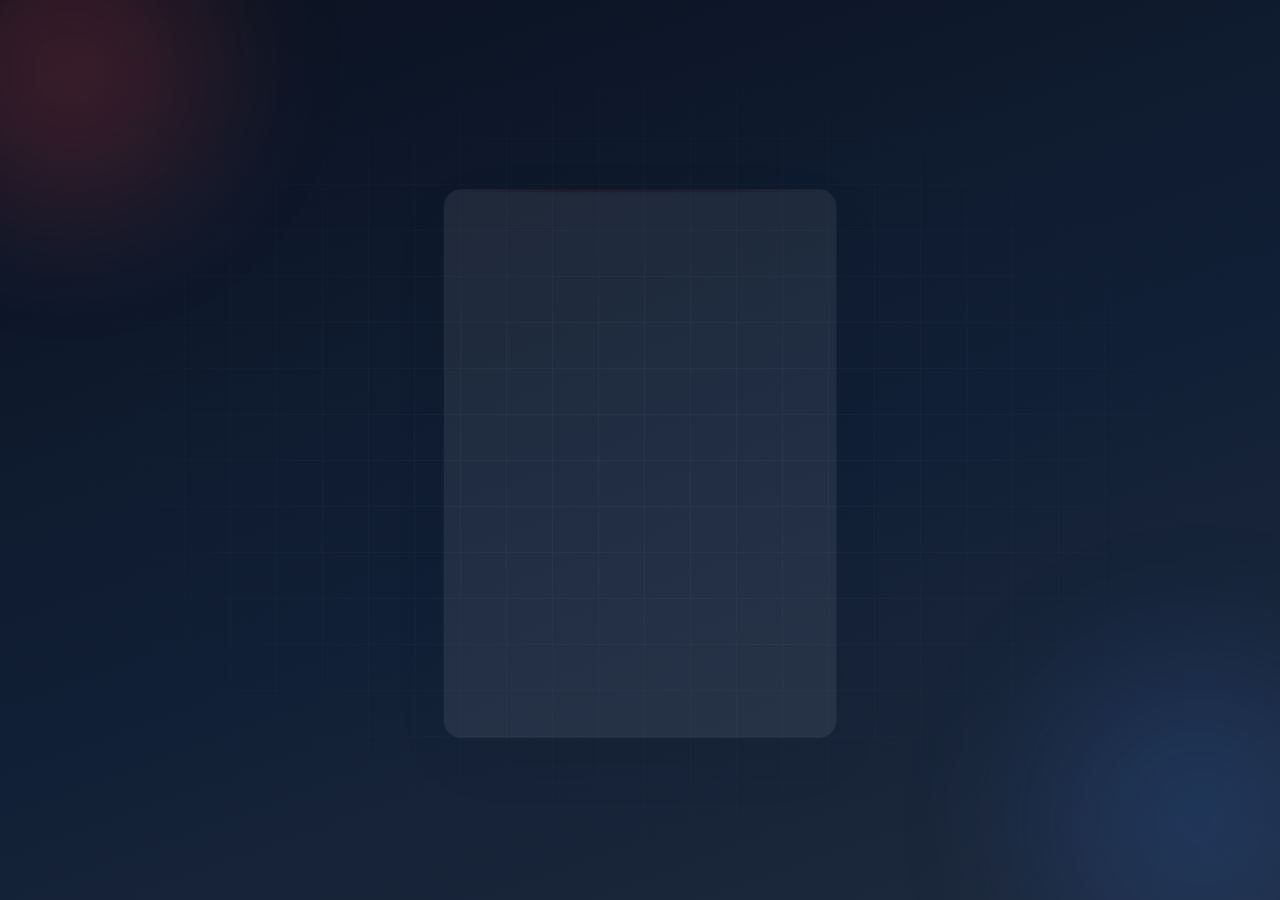
<file: public/index.html>
<!doctype html>
<html lang="en">
<head>
  <meta charset="utf-8">
  <meta http-equiv="refresh" content="0;url=../login.html">
  <title>Outpost DMS</title>
</head>
<body><p><a href="../login.html">Sign in to Outpost DMS</a></p></body>
</html>
</file>
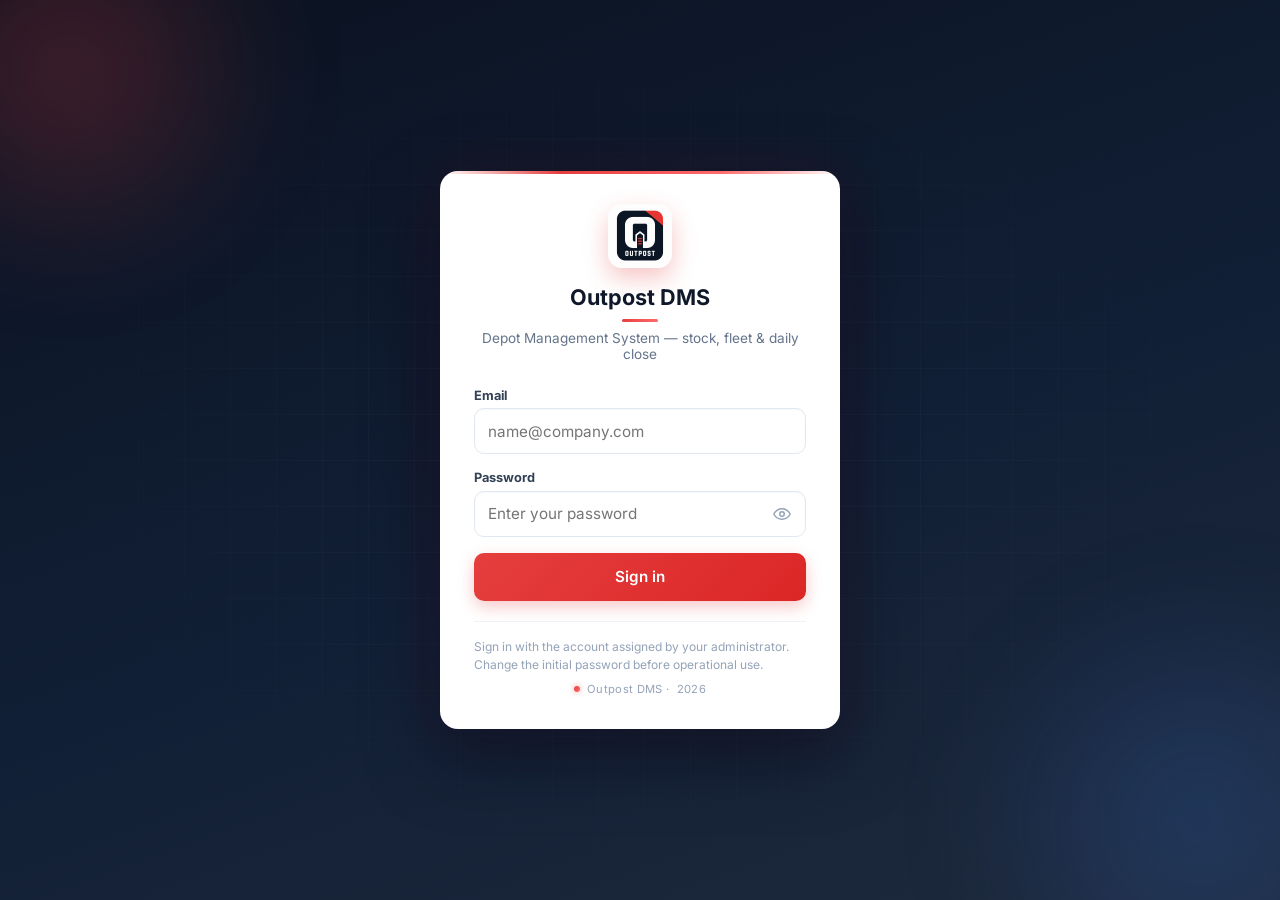
<file: login.html>
<!DOCTYPE html>
<html lang="en">
<head>
<meta charset="UTF-8">
<meta name="viewport" content="width=device-width,initial-scale=1.0">
<title>Login — Outpost DMS</title>
<link rel="icon" type="image/png" href="assets/img/favicon.png">
<link rel="preload" href="assets/fonts/inter-latin.woff2" as="font" type="font/woff2" crossorigin>
<link rel="stylesheet" href="assets/fonts/inter.css?v=20260801">
<style>
*{box-sizing:border-box;margin:0;padding:0}
body{font-family:'Inter',system-ui,sans-serif;min-height:100vh;display:flex;align-items:center;justify-content:center;background:linear-gradient(160deg,#0B1220 0%,#111F36 55%,#1E293B 100%);padding:1rem;-webkit-tap-highlight-color:transparent;text-rendering:optimizeLegibility;position:relative;overflow:hidden}
body::before{content:'';position:fixed;top:-150px;left:-150px;width:440px;height:440px;border-radius:50%;background:radial-gradient(circle,rgba(229,62,62,.26),transparent 70%);pointer-events:none;filter:blur(44px)}
body::after{content:'';position:fixed;bottom:-170px;right:-170px;width:500px;height:500px;border-radius:50%;background:radial-gradient(circle,rgba(59,130,246,.2),transparent 70%);pointer-events:none;filter:blur(46px)}
.card{position:relative;background:#fff;border-radius:18px;padding:2.1rem;width:100%;max-width:400px;box-shadow:0 24px 70px rgba(2,6,23,.55);animation:card-in .4s ease both;overflow:hidden}
.card::before{content:'';position:absolute;top:0;left:0;right:0;height:3px;background:linear-gradient(90deg,transparent,#E53E3E 30%,#FF6B6B 70%,transparent)}
@keyframes card-in{from{opacity:0;transform:translateY(14px) scale(.98)}to{opacity:1;transform:none}}
.logo{width:64px;height:64px;margin:0 auto 1rem;display:block;object-fit:contain;border-radius:14px;background:#fff;box-shadow:0 10px 24px rgba(229,62,62,.3)}
h1{font-size:1.35rem;margin-bottom:.25rem;color:#0F172A;text-align:center}
h1::after{content:'';display:block;width:36px;height:3px;border-radius:2px;background:linear-gradient(90deg,#E53E3E,#FF6B6B);margin:.55rem auto 0}
.sub{font-size:.85rem;color:#64748B;margin:.5rem 0 1.6rem;text-align:center}
label{display:block;font-size:.8rem;font-weight:700;margin-bottom:.35rem;color:#334155}
input{width:100%;padding:.78rem .85rem;border:1.5px solid #E2E8F0;border-radius:10px;font-size:.95rem;margin-bottom:1rem;transition:border-color .2s ease,box-shadow .2s ease;font-family:inherit;background:#fff;color:#0F172A;min-height:46px;box-shadow:inset 0 1px 2px rgba(15,23,42,.03)}
input:hover{border-color:#94A3B8}
input:focus{outline:none;border-color:#E53E3E;box-shadow:0 0 0 4px #FEE2E2,inset 0 1px 2px rgba(15,23,42,.03)}
button{width:100%;padding:.85rem;border:none;border-radius:10px;background:linear-gradient(135deg,#E53E3E,#DC2626);color:#fff;font-weight:600;font-size:.95rem;cursor:pointer;font-family:inherit;transition:transform .15s ease,box-shadow .2s ease,background .2s ease;box-shadow:0 6px 16px rgba(229,62,62,.28);min-height:48px}
button:hover:not(:disabled){background:linear-gradient(135deg,#DC2626,#B91C1C);transform:translateY(-2px);box-shadow:0 10px 24px rgba(229,62,62,.38)}
button:active:not(:disabled){transform:translateY(0) scale(.98)}
button:focus-visible,input:focus-visible{outline:2px solid #3B82F6;outline-offset:2px}
button:disabled{opacity:.6;cursor:not-allowed;box-shadow:none}
.err{background:#FEE2E2;color:#991B1B;padding:.65rem .85rem;border-radius:10px;font-size:.85rem;margin-bottom:1rem;display:none;animation:shake .3s ease;border:1px solid #FCA5A5;border-left:4px solid #E53E3E;box-shadow:0 4px 12px rgba(229,62,62,.08)}
@keyframes shake{0%,100%{transform:translateX(0)}25%{transform:translateX(-4px)}75%{transform:translateX(4px)}}
.hint{margin-top:1.25rem;font-size:.75rem;color:#94A3B8;line-height:1.5}
.hint code{background:#F1F5F9;padding:2px 6px;border-radius:4px;font-size:.7rem}

.grid{position:fixed;inset:0;pointer-events:none;background-image:linear-gradient(rgba(148,163,184,.06) 1px,transparent 1px),linear-gradient(90deg,rgba(148,163,184,.06) 1px,transparent 1px);background-size:46px 46px;-webkit-mask-image:radial-gradient(ellipse at center,rgba(0,0,0,.9) 20%,transparent 72%);mask-image:radial-gradient(ellipse at center,rgba(0,0,0,.9) 20%,transparent 72%)}
.card{box-shadow:0 24px 70px rgba(2,6,23,.55),0 0 60px rgba(229,62,62,.1)}
.logo{animation:rise .5s ease .05s both,pulse 3.6s ease-in-out .9s infinite}
@keyframes pulse{0%,100%{box-shadow:0 10px 24px rgba(229,62,62,.3)}50%{box-shadow:0 12px 30px rgba(229,62,62,.45)}}
h1{animation:rise .5s ease .12s both}
.sub{animation:rise .5s ease .18s both}
#loginForm{animation:rise .5s ease .26s both}
.hint{animation:rise .5s ease .34s both}
@keyframes rise{from{opacity:0;transform:translateY(10px)}to{opacity:1;transform:none}}
.pw{position:relative}
.pw .pw-eye{position:absolute;right:8px;top:28px;width:32px;height:32px;padding:0;margin:0;min-height:0;display:flex;align-items:center;justify-content:center;background:transparent;border:none;border-radius:8px;color:#94A3B8;box-shadow:none;cursor:pointer}
.pw .pw-eye:hover{background:#F1F5F9;color:#475569;transform:none}
.pw .pw-eye:active{transform:none}
.pw-caps{display:none;align-items:center;gap:5px;margin:-0.5rem 0 .8rem;font-size:.72rem;font-weight:600;color:#B45309}
.pw-caps.on{display:flex}
.spinner{display:none;width:16px;height:16px;border:2px solid rgba(255,255,255,.35);border-top-color:#fff;border-radius:50%;animation:spin .7s linear infinite;flex-shrink:0}
.btn-loading .spinner{display:inline-block}
@keyframes spin{to{transform:rotate(360deg)}}
input:-webkit-autofill,input:-webkit-autofill:hover,input:-webkit-autofill:focus{-webkit-box-shadow:0 0 0 1000px #fff inset;-webkit-text-fill-color:#0F172A;border-color:#E2E8F0}
.hint{border-top:1px solid #EEF2F7;padding-top:1rem}
.foot{display:flex;align-items:center;justify-content:center;gap:7px;margin-top:.5rem;font-size:.7rem;color:#94A3B8;letter-spacing:.03em;animation:rise .5s ease .4s both}
.foot::before{content:'';width:6px;height:6px;border-radius:50%;background:linear-gradient(135deg,#E53E3E,#FF6B6B);box-shadow:0 0 6px rgba(229,62,62,.5)}
@media(prefers-reduced-motion:reduce){*,*::before,*::after{animation-duration:.01ms!important;animation-iteration-count:1!important;transition-duration:.01ms!important}}
</style>
</head>
<body>
<div class="grid"></div>
<div class="card">
  <img class="logo" src="assets/img/outpost-dms-logo.png" alt="Outpost DMS" width="64" height="64">
  <h1>Outpost DMS</h1>
  <p class="sub">Depot Management System — stock, fleet &amp; daily close</p>
  <div class="err" id="err"></div>
  <form id="loginForm">
    <label for="email">Email</label>
    <input type="email" id="email" name="email" required autocomplete="username" placeholder="name@company.com">
    <div class="pw">
      <label for="password">Password</label>
      <input type="password" id="password" name="password" required autocomplete="current-password" placeholder="Enter your password">
      <button type="button" class="pw-eye" id="pwToggle" aria-label="Show password" aria-pressed="false">
        <svg class="pw-icon-eye" viewBox="0 0 24 24" width="18" height="18" fill="none" stroke="currentColor" stroke-width="2" stroke-linecap="round" stroke-linejoin="round"><path d="M1 12s4-7 11-7 11 7 11 7-4 7-11 7-11-7-11-7z"/><circle cx="12" cy="12" r="3"/></svg>
        <svg class="pw-icon-slash" viewBox="0 0 24 24" width="18" height="18" fill="none" stroke="currentColor" stroke-width="2" stroke-linecap="round" stroke-linejoin="round" style="display:none"><path d="M17.94 17.94A10.07 10.07 0 0 1 12 20c-7 0-11-8-11-8a18.45 18.45 0 0 1 5.06-5.94M9.9 4.24A9.12 9.12 0 0 1 12 4c7 0 11 8 11 8a18.5 18.5 0 0 1-2.16 3.19m-6.72-1.07a3 3 0 1 1-4.24-4.24"/><line x1="1" y1="1" x2="23" y2="23"/></svg>
      </button>
      <div class="pw-caps" id="capsWarn">
        <svg viewBox="0 0 24 24" width="12" height="12" fill="none" stroke="currentColor" stroke-width="2" stroke-linecap="round" stroke-linejoin="round" style="flex-shrink:0"><rect x="3" y="11" width="18" height="11" rx="2"/><path d="M7 11V7a5 5 0 0 1 10 0v4"/></svg>
        Caps Lock is on
      </div>
    </div>
    <button type="submit" id="btn">Sign in</button>
  </form>
  <p class="hint">Sign in with the account assigned by your administrator. Change the initial password before operational use.</p>
  <div class="foot">Outpost DMS · <span id="footYear"></span></div>
</div>
<script src="assets/presentation-config.js?v=20260719a"></script>
<script src="assets/api.js?v=20260804e"></script>
<script>
(async () => {
  const params = new URLSearchParams(location.search);
  if (params.get('role') === 'disabled') {
    const err = document.getElementById('err');
    err.textContent = 'This role is disabled for now. Use cadet@lapok.ug for field access.';
    err.style.display = 'block';
  }
  try {
    const me = await LapokAPI.get('/api/auth/me.php');
    if (me.user) location.href = 'index.html';
  } catch (_) {}
})();

document.getElementById('footYear').textContent = new Date().getFullYear();

const pwInput = document.getElementById('password');
const pwToggle = document.getElementById('pwToggle');
pwToggle.addEventListener('click', () => {
  const show = pwInput.type === 'password';
  pwInput.type = show ? 'text' : 'password';
  pwToggle.setAttribute('aria-pressed', String(show));
  pwToggle.querySelector('.pw-icon-eye').style.display = show ? 'none' : 'inline';
  pwToggle.querySelector('.pw-icon-slash').style.display = show ? 'inline' : 'none';
  pwInput.focus();
});

const capsWarn = document.getElementById('capsWarn');
pwInput.addEventListener('keyup', (e) => {
  capsWarn.classList.toggle('on', !!e.getModifierState && e.getModifierState('CapsLock'));
});

function setBtnLoading(loading) {
  const btn = document.getElementById('btn');
  btn.classList.toggle('btn-loading', loading);
  btn.disabled = loading;
  btn.innerHTML = loading ? '<span class="spinner"></span>Signing in…' : 'Sign in';
}

document.getElementById('loginForm').addEventListener('submit', async (e) => {
  e.preventDefault();
  const err = document.getElementById('err');
  err.style.display = 'none';
  setBtnLoading(true);
  try {
    const data = await LapokAPI.post('/api/auth/login.php', {
      email: document.getElementById('email').value.trim(),
      password: pwInput.value,
    });
    const role = data?.user?.role;
    const allowed = window.LAPOK_ALLOWED_ROLES || [];
    const disabled = window.LAPOK_DISABLED_ROLES || [];
    if (disabled.includes(role) || (allowed.length && !allowed.includes(role))) {
      try { await LapokAPI.post('/api/auth/logout.php', {}); } catch (_) {}
      err.textContent = 'This role is disabled for now. Use cadet@lapok.ug for field access.';
      err.style.display = 'block';
      setBtnLoading(false);
      return;
    }
    location.href = 'index.html';
  } catch (ex) {
    err.textContent = ex.message || 'Login failed';
    err.style.display = 'block';
    setBtnLoading(false);
  }
});
</script>
</body>
</html>
</file>
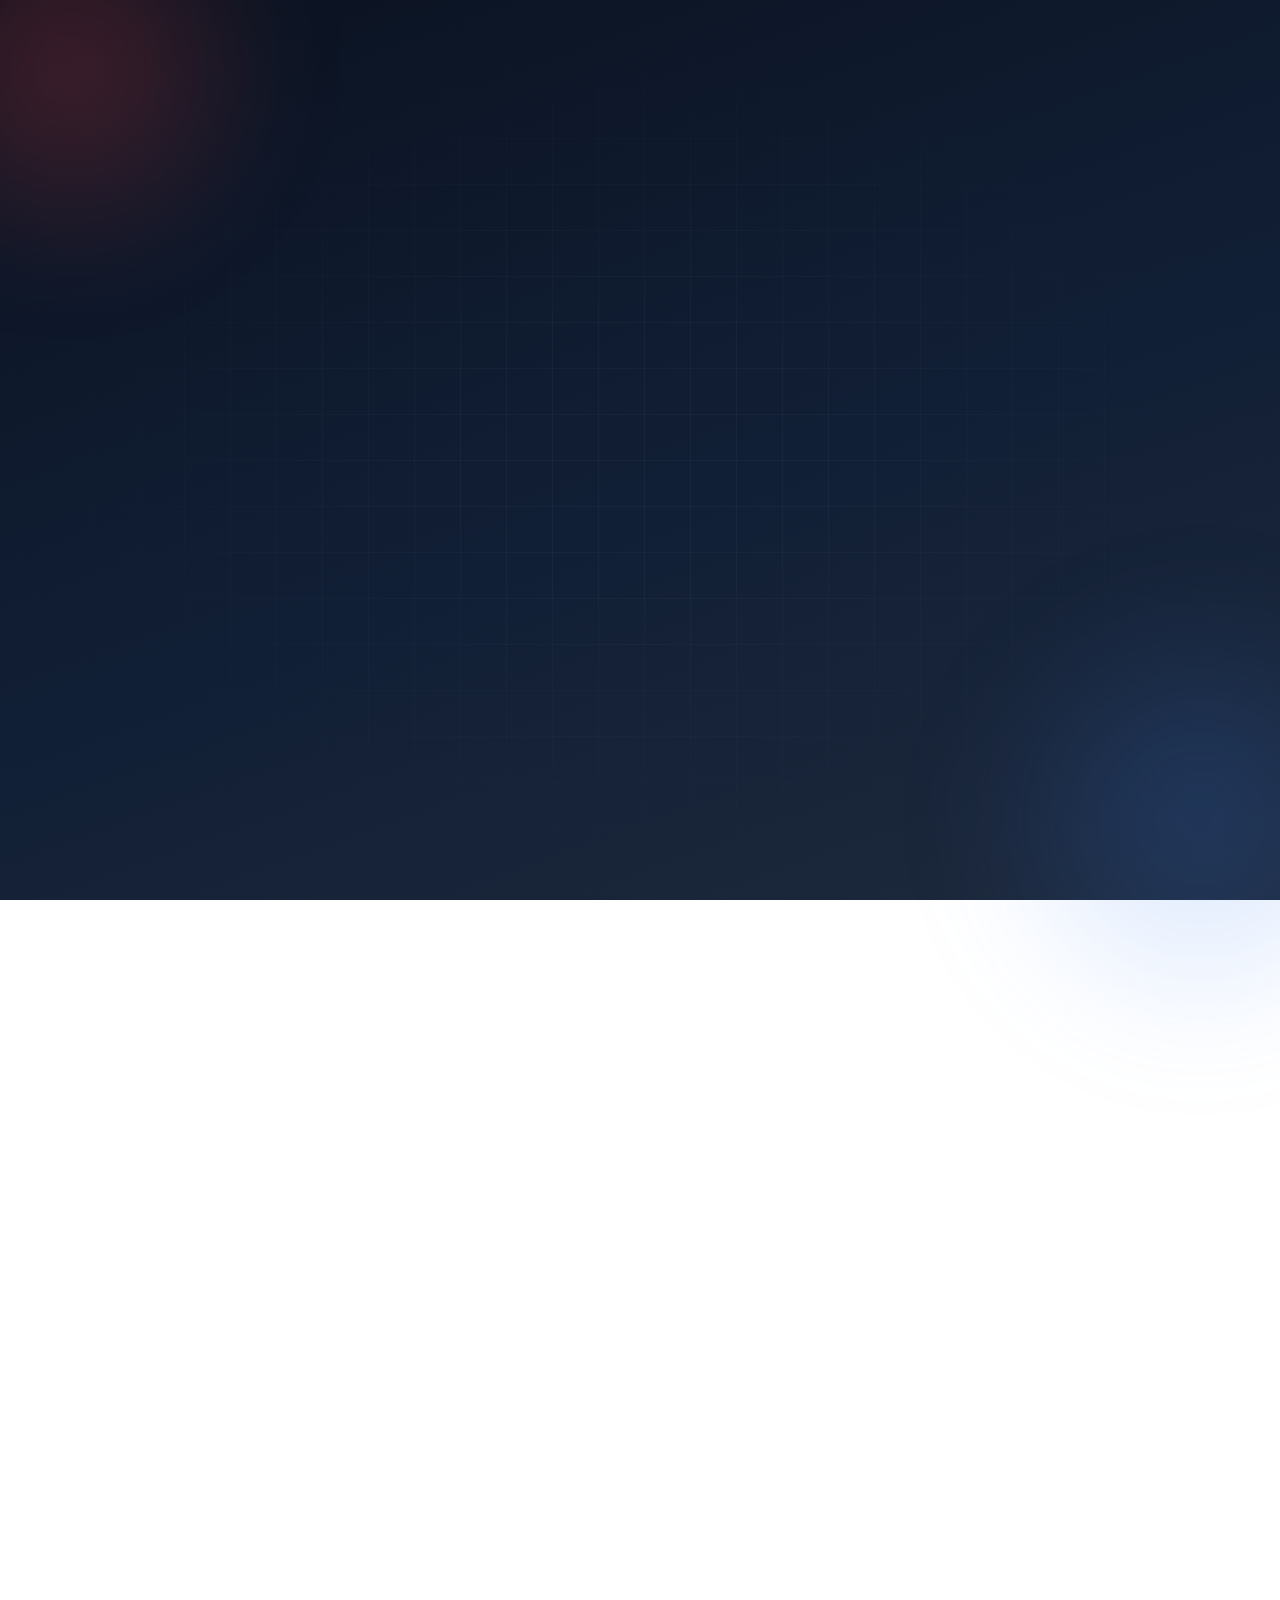
<file: public/app.html>
<!doctype html>
<html lang="en">
<head>
  <meta charset="utf-8">
  <meta http-equiv="refresh" content="0;url=../index.html">
  <title>Outpost DMS</title>
</head>
<body><p><a href="../index.html">Open Outpost DMS</a></p></body>
</html>
</file>
<file: assets/fonts/inter.css>
/* Inter v20 — self-hosted (latin-ext + latin subsets, weights 300–700) */
/* latin-ext */
@font-face {
  font-family: 'Inter';
  font-style: normal;
  font-weight: 300;
  font-display: swap;
  src: url(inter-latin-ext.woff2) format('woff2');
  unicode-range: U+0100-02BA, U+02BD-02C5, U+02C7-02CC, U+02CE-02D7, U+02DD-02FF, U+0304, U+0308, U+0329, U+1D00-1DBF, U+1E00-1E9F, U+1EF2-1EFF, U+2020, U+20A0-20AB, U+20AD-20C0, U+2113, U+2C60-2C7F, U+A720-A7FF;
}
/* latin */
@font-face {
  font-family: 'Inter';
  font-style: normal;
  font-weight: 300;
  font-display: swap;
  src: url(inter-latin.woff2) format('woff2');
  unicode-range: U+0000-00FF, U+0131, U+0152-0153, U+02BB-02BC, U+02C6, U+02DA, U+02DC, U+0304, U+0308, U+0329, U+2000-206F, U+20AC, U+2122, U+2191, U+2193, U+2212, U+2215, U+FEFF, U+FFFD;
}
/* latin-ext */
@font-face {
  font-family: 'Inter';
  font-style: normal;
  font-weight: 400;
  font-display: swap;
  src: url(inter-latin-ext.woff2) format('woff2');
  unicode-range: U+0100-02BA, U+02BD-02C5, U+02C7-02CC, U+02CE-02D7, U+02DD-02FF, U+0304, U+0308, U+0329, U+1D00-1DBF, U+1E00-1E9F, U+1EF2-1EFF, U+2020, U+20A0-20AB, U+20AD-20C0, U+2113, U+2C60-2C7F, U+A720-A7FF;
}
/* latin */
@font-face {
  font-family: 'Inter';
  font-style: normal;
  font-weight: 400;
  font-display: swap;
  src: url(inter-latin.woff2) format('woff2');
  unicode-range: U+0000-00FF, U+0131, U+0152-0153, U+02BB-02BC, U+02C6, U+02DA, U+02DC, U+0304, U+0308, U+0329, U+2000-206F, U+20AC, U+2122, U+2191, U+2193, U+2212, U+2215, U+FEFF, U+FFFD;
}
/* latin-ext */
@font-face {
  font-family: 'Inter';
  font-style: normal;
  font-weight: 500;
  font-display: swap;
  src: url(inter-latin-ext.woff2) format('woff2');
  unicode-range: U+0100-02BA, U+02BD-02C5, U+02C7-02CC, U+02CE-02D7, U+02DD-02FF, U+0304, U+0308, U+0329, U+1D00-1DBF, U+1E00-1E9F, U+1EF2-1EFF, U+2020, U+20A0-20AB, U+20AD-20C0, U+2113, U+2C60-2C7F, U+A720-A7FF;
}
/* latin */
@font-face {
  font-family: 'Inter';
  font-style: normal;
  font-weight: 500;
  font-display: swap;
  src: url(inter-latin.woff2) format('woff2');
  unicode-range: U+0000-00FF, U+0131, U+0152-0153, U+02BB-02BC, U+02C6, U+02DA, U+02DC, U+0304, U+0308, U+0329, U+2000-206F, U+20AC, U+2122, U+2191, U+2193, U+2212, U+2215, U+FEFF, U+FFFD;
}
/* latin-ext */
@font-face {
  font-family: 'Inter';
  font-style: normal;
  font-weight: 600;
  font-display: swap;
  src: url(inter-latin-ext.woff2) format('woff2');
  unicode-range: U+0100-02BA, U+02BD-02C5, U+02C7-02CC, U+02CE-02D7, U+02DD-02FF, U+0304, U+0308, U+0329, U+1D00-1DBF, U+1E00-1E9F, U+1EF2-1EFF, U+2020, U+20A0-20AB, U+20AD-20C0, U+2113, U+2C60-2C7F, U+A720-A7FF;
}
/* latin */
@font-face {
  font-family: 'Inter';
  font-style: normal;
  font-weight: 600;
  font-display: swap;
  src: url(inter-latin.woff2) format('woff2');
  unicode-range: U+0000-00FF, U+0131, U+0152-0153, U+02BB-02BC, U+02C6, U+02DA, U+02DC, U+0304, U+0308, U+0329, U+2000-206F, U+20AC, U+2122, U+2191, U+2193, U+2212, U+2215, U+FEFF, U+FFFD;
}
/* latin-ext */
@font-face {
  font-family: 'Inter';
  font-style: normal;
  font-weight: 700;
  font-display: swap;
  src: url(inter-latin-ext.woff2) format('woff2');
  unicode-range: U+0100-02BA, U+02BD-02C5, U+02C7-02CC, U+02CE-02D7, U+02DD-02FF, U+0304, U+0308, U+0329, U+1D00-1DBF, U+1E00-1E9F, U+1EF2-1EFF, U+2020, U+20A0-20AB, U+20AD-20C0, U+2113, U+2C60-2C7F, U+A720-A7FF;
}
/* latin */
@font-face {
  font-family: 'Inter';
  font-style: normal;
  font-weight: 700;
  font-display: swap;
  src: url(inter-latin.woff2) format('woff2');
  unicode-range: U+0000-00FF, U+0131, U+0152-0153, U+02BB-02BC, U+02C6, U+02DA, U+02DC, U+0304, U+0308, U+0329, U+2000-206F, U+20AC, U+2122, U+2191, U+2193, U+2212, U+2215, U+FEFF, U+FFFD;
}
</file>
